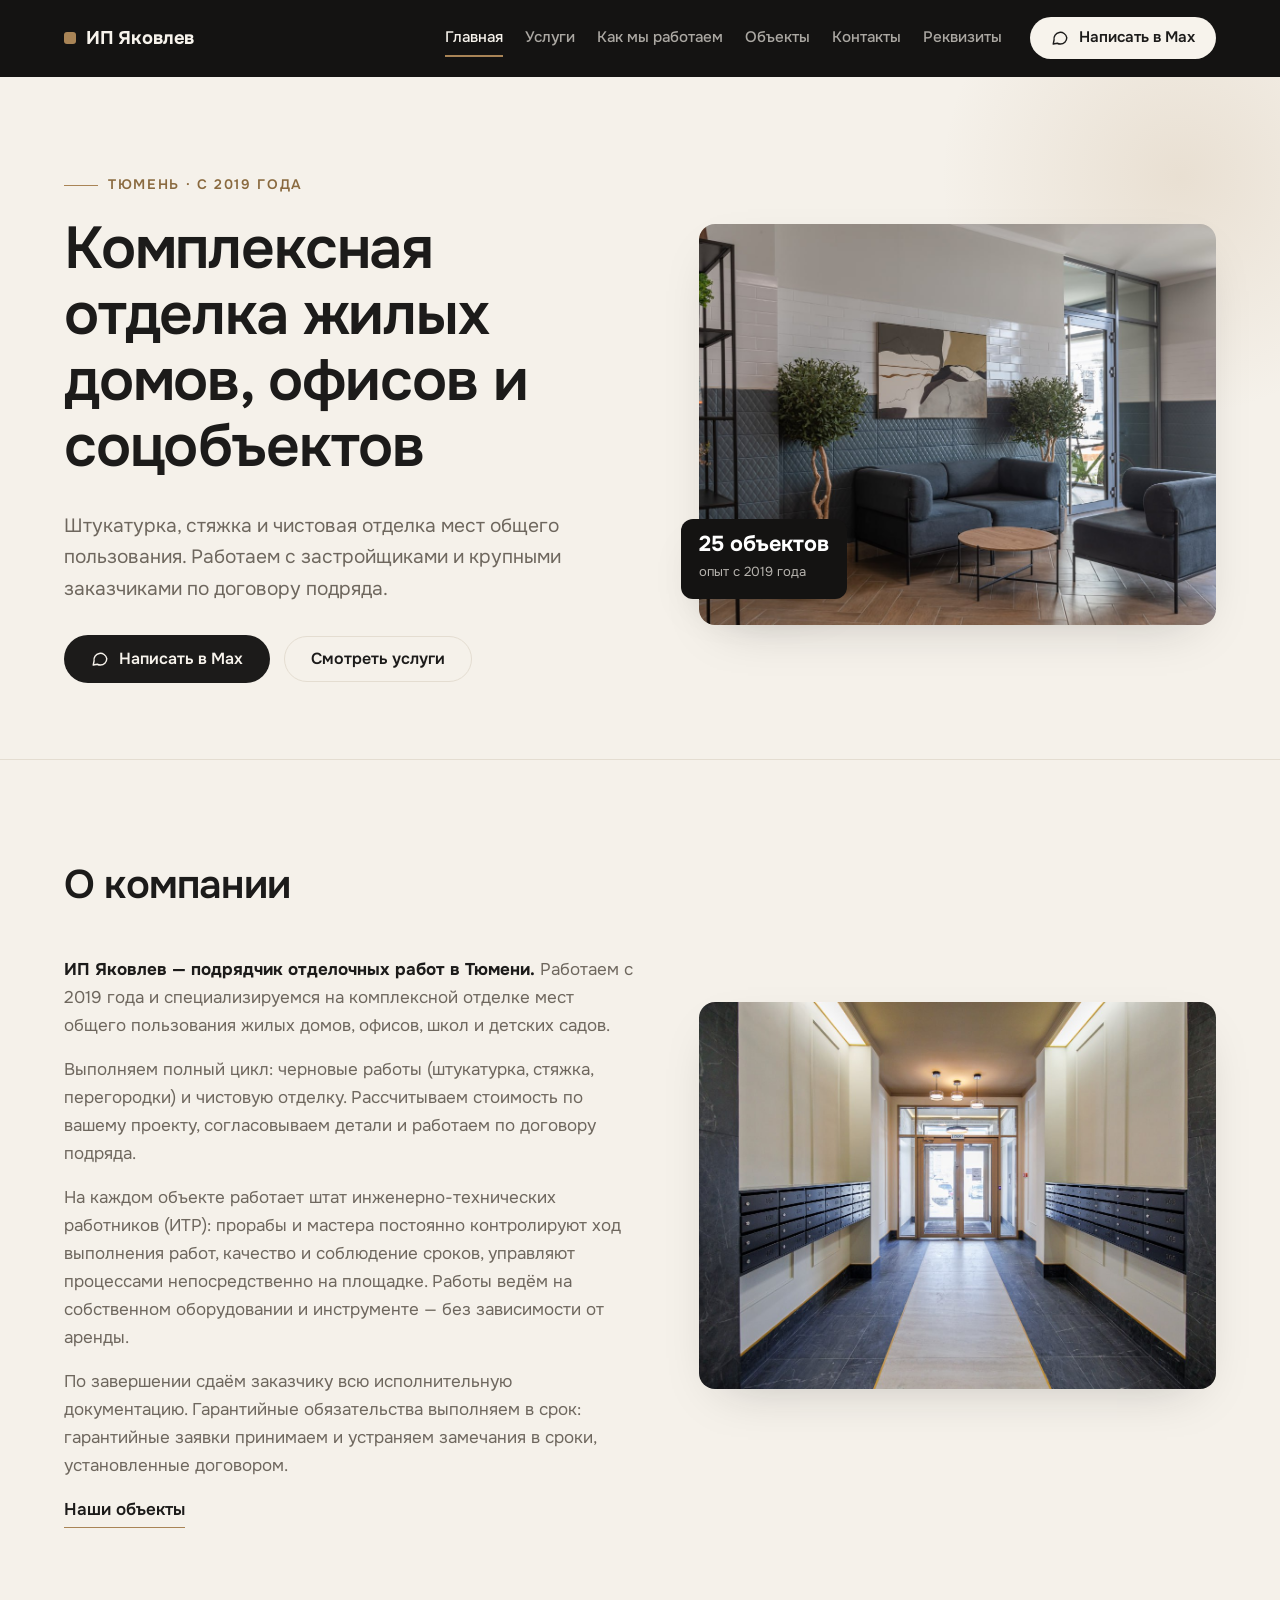
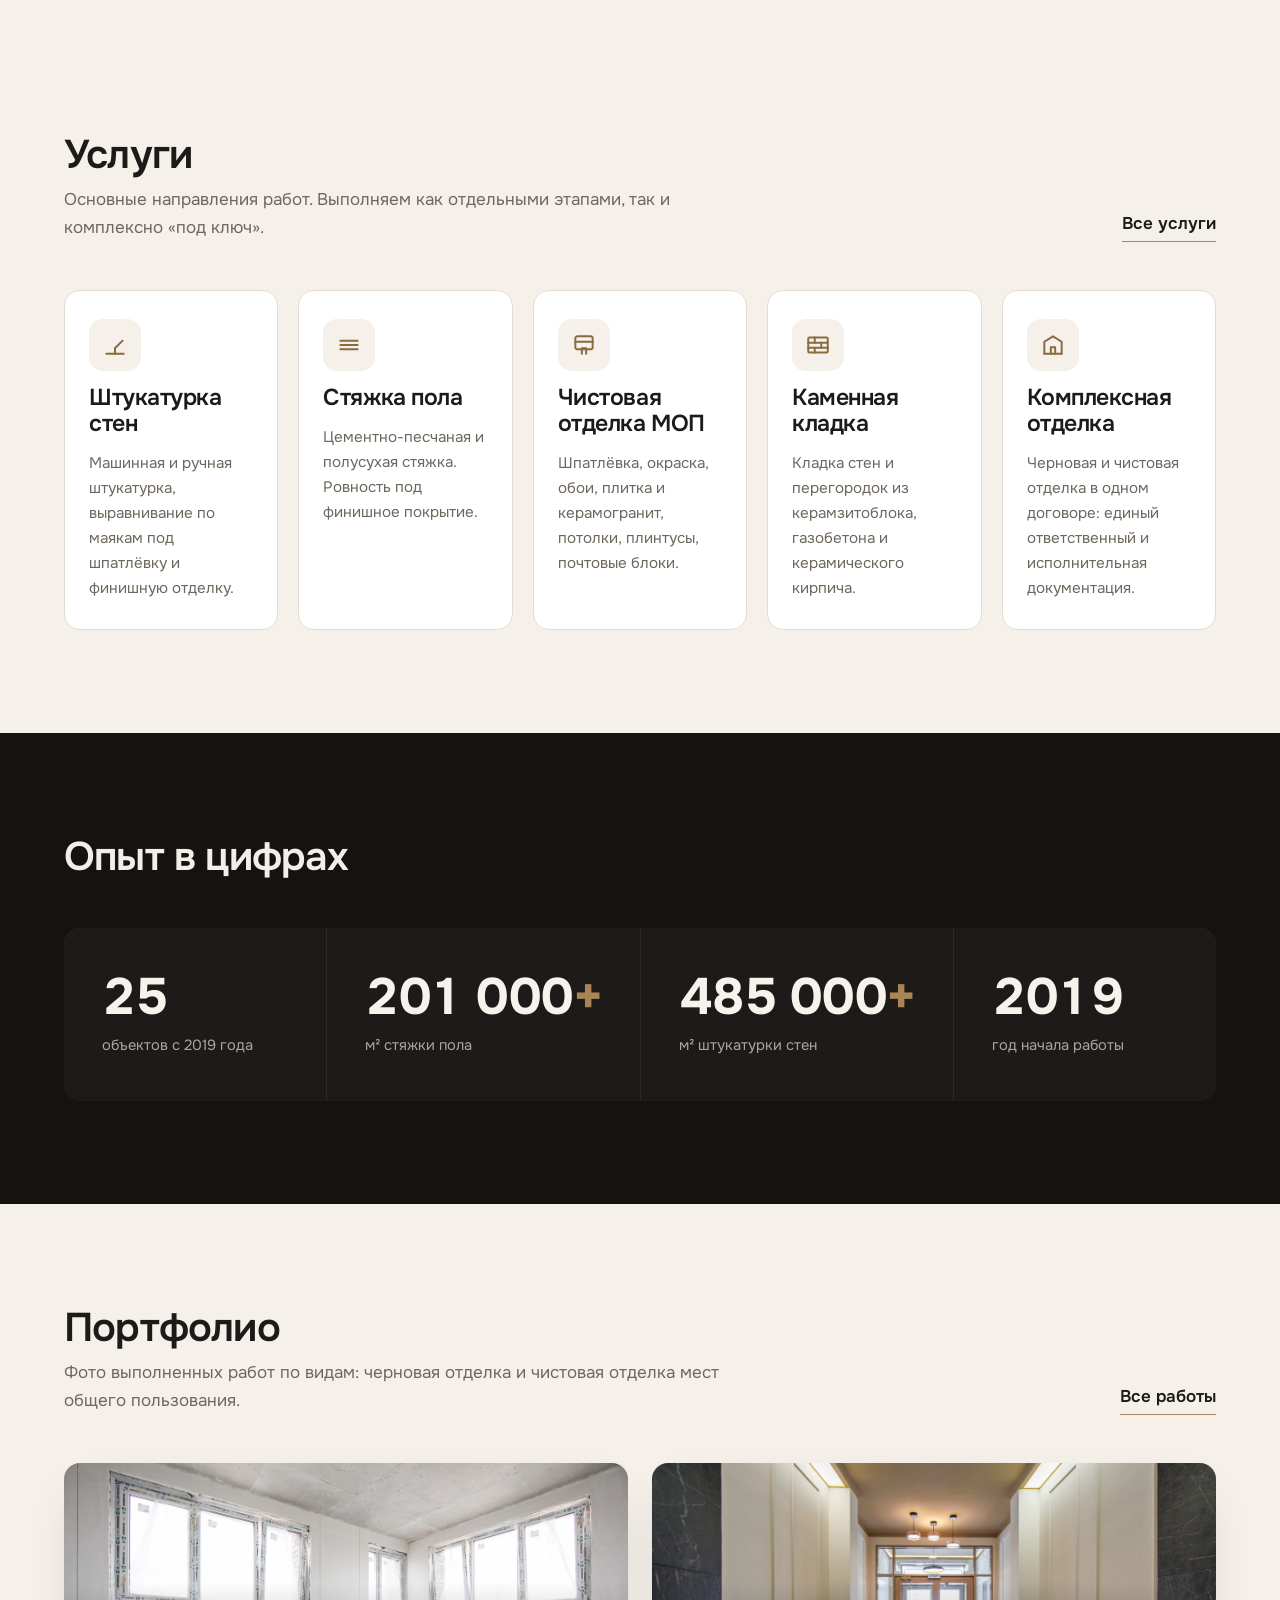
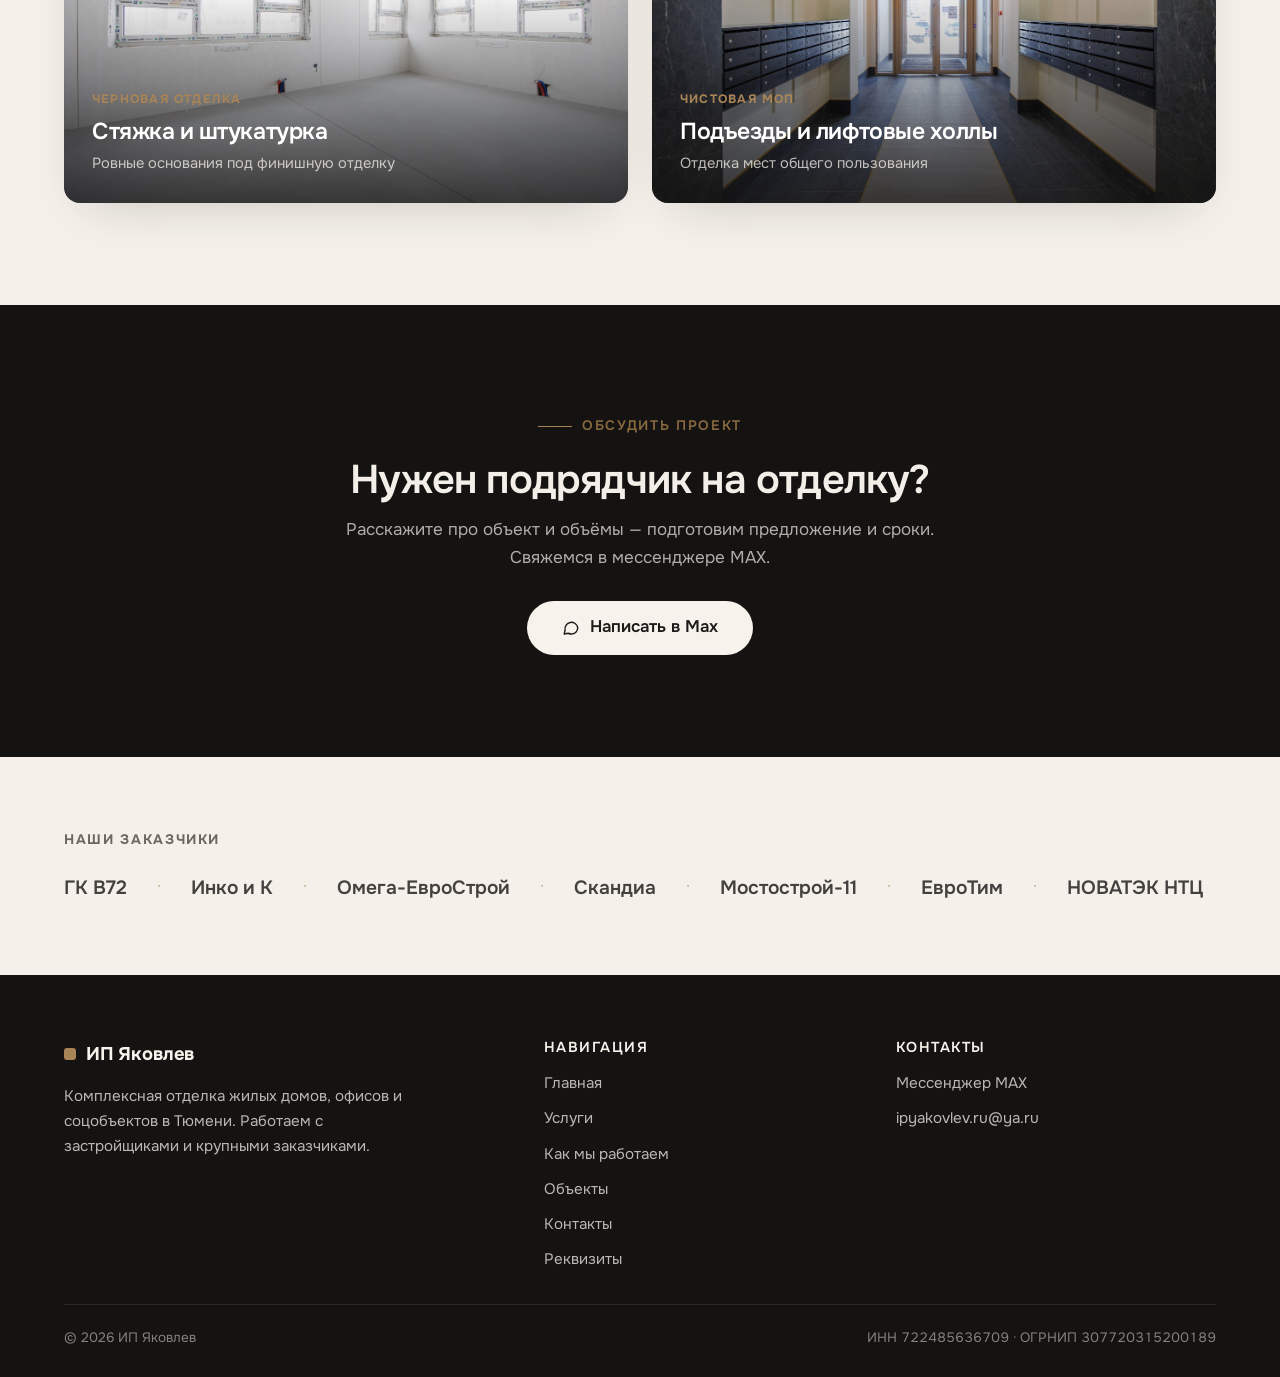
<file: index.html>
<!DOCTYPE html>
<html lang="ru">
<head>
  <meta charset="UTF-8">
  <meta name="viewport" content="width=device-width, initial-scale=1">
  <title>ИП Яковлев — комплексная отделка в Тюмени | штукатурка, стяжка, чистовая отделка МОП</title>
  <meta name="description" content="ИП Яковлев — подрядчик отделочных работ в Тюмени. Штукатурка стен, стяжка пола, чистовая отделка мест общего пользования жилых домов, офисов, школ и детских садов. Работаем с застройщиками и крупными заказчиками.">
  <meta name="theme-color" content="#f5f1ea">
  <link rel="icon" href="data:image/svg+xml,%3Csvg xmlns='http://www.w3.org/2000/svg' viewBox='0 0 32 32'%3E%3Crect width='32' height='32' rx='7' fill='%23A98456'/%3E%3Crect x='9' y='9' width='14' height='14' rx='3' fill='%23F5F1EA'/%3E%3C/svg%3E">
  <link rel="preconnect" href="https://fonts.googleapis.com">
  <link rel="preconnect" href="https://fonts.gstatic.com" crossorigin>
  <link href="https://fonts.googleapis.com/css2?family=Onest:wght@400;500;600;700&display=swap" rel="stylesheet">
  <link rel="stylesheet" href="assets/css/style.css">
  <script type="application/ld+json">
  {
    "@context": "https://schema.org",
    "@type": "Organization",
    "name": "ИП Яковлев",
    "description": "Комплексная отделка жилых домов, офисов и соцобъектов в Тюмени: штукатурка, стяжка, чистовая отделка мест общего пользования.",
    "areaServed": "Тюмень",
    "taxID": "722485636709"
  }
  </script>
  <script src="assets/js/analytics.js" defer></script>
</head>
<body>

  <header class="header">
    <div class="container header__inner">
      <a class="logo" href="index.html"><span class="logo__mark" aria-hidden="true"></span>ИП Яковлев</a>
      <nav class="nav" aria-label="Основная навигация">
        <a href="index.html" aria-current="page">Главная</a>
        <a href="services.html">Услуги</a>
        <a href="process.html">Как мы работаем</a>
        <a href="projects.html">Объекты</a>
        <a href="contacts.html">Контакты</a>
        <a href="rekvizity.html">Реквизиты</a>
      </nav>
      <a class="btn btn--primary header__phone" href="https://max.ru/u/f9LHodD0cOJVZIgxMhlCCGfp42C6SS9Yrs3ck1RjQvGHkVVJWKwyrdnpOUM" target="_blank" rel="noopener"><svg width="18" height="18" viewBox="0 0 24 24" fill="none" stroke="currentColor" stroke-width="1.9" stroke-linecap="round" stroke-linejoin="round" aria-hidden="true"><path d="M21 11.5a8.5 8.5 0 0 1-8.5 8.5c-1.5 0-2.9-.36-4.1-1L3 20l1.1-5.4A8.5 8.5 0 1 1 21 11.5z"/></svg>Написать в Max</a>
      <button class="burger" aria-label="Открыть меню" aria-expanded="false" aria-controls="mobile-menu"><span></span></button>
    </div>
  </header>

  <div class="mobile-menu" id="mobile-menu">
    <a href="index.html">Главная</a>
    <a href="services.html">Услуги</a>
    <a href="process.html">Как мы работаем</a>
    <a href="projects.html">Объекты</a>
    <a href="contacts.html">Контакты</a>
    <a href="rekvizity.html">Реквизиты</a>
    <a class="btn btn--primary" href="https://max.ru/u/f9LHodD0cOJVZIgxMhlCCGfp42C6SS9Yrs3ck1RjQvGHkVVJWKwyrdnpOUM" target="_blank" rel="noopener"><svg width="18" height="18" viewBox="0 0 24 24" fill="none" stroke="currentColor" stroke-width="1.9" stroke-linecap="round" stroke-linejoin="round" aria-hidden="true"><path d="M21 11.5a8.5 8.5 0 0 1-8.5 8.5c-1.5 0-2.9-.36-4.1-1L3 20l1.1-5.4A8.5 8.5 0 1 1 21 11.5z"/></svg>Написать в Max</a>
  </div>

  <main>

    <!-- Hero -->
    <section class="hero">
      <div class="container hero__grid">
        <div class="reveal">
          <span class="kicker">Тюмень · с 2019 года</span>
          <h1>Комплексная отделка жилых домов, офисов и соцобъектов</h1>
          <p class="hero__lead">Штукатурка, стяжка и чистовая отделка мест общего пользования. Работаем с застройщиками и крупными заказчиками по договору подряда.</p>
          <div class="hero__actions">
            <a class="btn btn--primary" href="https://max.ru/u/f9LHodD0cOJVZIgxMhlCCGfp42C6SS9Yrs3ck1RjQvGHkVVJWKwyrdnpOUM" target="_blank" rel="noopener"><svg width="18" height="18" viewBox="0 0 24 24" fill="none" stroke="currentColor" stroke-width="1.9" stroke-linecap="round" stroke-linejoin="round" aria-hidden="true"><path d="M21 11.5a8.5 8.5 0 0 1-8.5 8.5c-1.5 0-2.9-.36-4.1-1L3 20l1.1-5.4A8.5 8.5 0 1 1 21 11.5z"/></svg>Написать в Max</a>
            <a class="btn btn--ghost" href="services.html">Смотреть услуги</a>
          </div>
        </div>
        <div class="hero__media reveal">
          <img src="assets/img/mop-23.jpg?v=3" alt="Зона отдыха с мягкой мебелью и растениями в месте общего пользования" width="1280" height="853" fetchpriority="high">
          <div class="hero__badge">
            <strong>25 объектов</strong>
            <span>опыт с 2019 года</span>
          </div>
        </div>
      </div>
    </section>

    <!-- О компании -->
    <section class="section section--line">
      <div class="container about__grid">
        <div class="about__text reveal">
          <div class="section-head">
            <h2>О компании</h2>
          </div>
          <p><strong>ИП Яковлев — подрядчик отделочных работ в Тюмени.</strong> Работаем с 2019 года и специализируемся на комплексной отделке мест общего пользования жилых домов, офисов, школ и детских садов.</p>
          <p>Выполняем полный цикл: черновые работы (штукатурка, стяжка, перегородки) и чистовую отделку. Рассчитываем стоимость по вашему проекту, согласовываем детали и работаем по договору подряда.</p>
          <p>На каждом объекте работает штат инженерно-технических работников (ИТР): прорабы и мастера постоянно контролируют ход выполнения работ, качество и соблюдение сроков, управляют процессами непосредственно на площадке. Работы ведём на собственном оборудовании и инструменте — без зависимости от аренды.</p>
          <p>По завершении сдаём заказчику всю исполнительную документацию. Гарантийные обязательства выполняем в срок: гарантийные заявки принимаем и устраняем замечания в сроки, установленные договором.</p>
          <a class="link-more" href="projects.html">Наши объекты</a>
        </div>
        <div class="about__media reveal">
          <div class="about__slides" data-slideshow role="group" aria-label="Фотографии чистовой отделки мест общего пользования">
            <img class="is-active" src="assets/img/mop-01.jpg?v=3" alt="Коридор места общего пользования с почтовыми блоками и реечным потолком" width="1280" height="853" fetchpriority="high">
            <img src="assets/img/mop-02.jpg?v=3" alt="Коридор с латунными почтовыми блоками и подсветкой" width="1280" height="853" loading="lazy" aria-hidden="true">
            <img src="assets/img/mop-03.jpg?v=3" alt="Коридор МОП с круглым зеркалом и декоративной штукатуркой" width="1280" height="853" loading="lazy" aria-hidden="true">
            <img src="assets/img/mop-04.jpg?v=3" alt="Зона отдыха с диванами и стеллажом в месте общего пользования" width="1280" height="853" loading="lazy" aria-hidden="true">
            <img src="assets/img/mop-05.jpg?v=3" alt="Лифтовой холл с деревянным полом и декоративным освещением" width="1280" height="853" loading="lazy" aria-hidden="true">
            <img src="assets/img/mop-06.jpg?v=3" alt="Почтовые блоки в нише с подсветкой" width="1280" height="853" loading="lazy" aria-hidden="true">
            <img src="assets/img/mop-07.jpg?v=3" alt="Декоративная зелёная стена с подсветкой у почтовых блоков" width="1280" height="853" loading="lazy" aria-hidden="true">
            <img src="assets/img/mop-08.jpg?v=3" alt="Лифтовой холл с керамогранитом и двумя лифтами" width="1280" height="853" loading="lazy" aria-hidden="true">
            <img src="assets/img/mop-09.jpg?v=3" alt="Почтовые блоки в просторном холле с деревянным полом" width="1280" height="853" loading="lazy" aria-hidden="true">
          </div>
        </div>
      </div>
    </section>

    <!-- Услуги -->
    <section class="section">
      <div class="container">
        <div class="section-head section-head--row reveal">
          <div>
            <h2>Услуги</h2>
            <p>Основные направления работ. Выполняем как отдельными этапами, так и комплексно «под ключ».</p>
          </div>
          <a class="link-more" href="services.html">Все услуги</a>
        </div>
        <div class="services-grid">
          <article class="service-card reveal">
            <span class="service-card__icon" aria-hidden="true">
              <svg width="26" height="26" viewBox="0 0 24 24" fill="none" stroke="currentColor" stroke-width="1.8" stroke-linecap="round" stroke-linejoin="round"><path d="M4 20h16"/><path d="M12 20v-5"/><path d="M12 15l7-7"/></svg>
            </span>
            <h3>Штукатурка стен</h3>
            <p>Машинная и ручная штукатурка, выравнивание по маякам под шпатлёвку и финишную отделку.</p>
          </article>
          <article class="service-card reveal">
            <span class="service-card__icon" aria-hidden="true">
              <svg width="26" height="26" viewBox="0 0 24 24" fill="none" stroke="currentColor" stroke-width="1.8" stroke-linecap="round" stroke-linejoin="round"><path d="M4 8h16"/><path d="M4 12h16"/><path d="M4 16h16"/></svg>
            </span>
            <h3>Стяжка пола</h3>
            <p>Цементно-песчаная и полусухая стяжка. Ровность под финишное покрытие.</p>
          </article>
          <article class="service-card reveal">
            <span class="service-card__icon" aria-hidden="true">
              <svg width="26" height="26" viewBox="0 0 24 24" fill="none" stroke="currentColor" stroke-width="1.8" stroke-linecap="round" stroke-linejoin="round"><rect x="4" y="4" width="16" height="12" rx="2"/><path d="M4 9h16"/><path d="M10 20v-5h4v5"/></svg>
            </span>
            <h3>Чистовая отделка МОП</h3>
            <p>Шпатлёвка, окраска, обои, плитка и керамогранит, потолки, плинтусы, почтовые блоки.</p>
          </article>
          <article class="service-card reveal">
            <span class="service-card__icon" aria-hidden="true">
              <svg width="26" height="26" viewBox="0 0 24 24" fill="none" stroke="currentColor" stroke-width="1.8" stroke-linecap="round" stroke-linejoin="round"><rect x="3" y="5" width="18" height="14" rx="1"/><path d="M3 10h18"/><path d="M3 14.5h18"/><path d="M9 5v5"/><path d="M15 10v4.5"/><path d="M9 14.5V19"/></svg>
            </span>
            <h3>Каменная кладка</h3>
            <p>Кладка стен и перегородок из керамзитоблока, газобетона и керамического кирпича.</p>
          </article>
          <article class="service-card reveal">
            <span class="service-card__icon" aria-hidden="true">
              <svg width="26" height="26" viewBox="0 0 24 24" fill="none" stroke="currentColor" stroke-width="1.8" stroke-linecap="round" stroke-linejoin="round"><path d="M4 20V9l8-5 8 5v11"/><path d="M4 20h16"/><path d="M10 20v-6h4v6"/></svg>
            </span>
            <h3>Комплексная отделка</h3>
            <p>Черновая и чистовая отделка в одном договоре: единый ответственный и исполнительная документация.</p>
          </article>
        </div>
      </div>
    </section>

    <!-- Цифры -->
    <section class="section section--dark">
      <div class="container">
        <div class="section-head reveal">
          <h2>Опыт в цифрах</h2>
        </div>
        <div class="stats reveal">
          <div class="stat">
            <div class="stat__num">25</div>
            <div class="stat__label">объектов с 2019 года</div>
          </div>
          <div class="stat">
            <div class="stat__num">201&nbsp;000<span>+</span></div>
            <div class="stat__label">м² стяжки пола</div>
          </div>
          <div class="stat">
            <div class="stat__num">485&nbsp;000<span>+</span></div>
            <div class="stat__label">м² штукатурки стен</div>
          </div>
          <div class="stat">
            <div class="stat__num">2019</div>
            <div class="stat__label">год начала работы</div>
          </div>
        </div>
      </div>
    </section>

    <!-- Портфолио-превью -->
    <section class="section">
      <div class="container">
        <div class="section-head section-head--row reveal">
          <div>
            <h2>Портфолио</h2>
            <p>Фото выполненных работ по видам: черновая отделка и чистовая отделка мест общего пользования.</p>
          </div>
          <a class="link-more" href="projects.html">Все работы</a>
        </div>
        <div class="preview-grid">
          <a class="preview-card reveal" href="projects.html#chernovaya">
            <img src="assets/img/chern-06.jpg" alt="Черновая отделка: ровная стяжка и оштукатуренные стены" width="2560" height="1706" loading="lazy">
            <div class="preview-card__body">
              <span class="preview-card__tag">Черновая отделка</span>
              <h3>Стяжка и штукатурка</h3>
              <p>Ровные основания под финишную отделку</p>
            </div>
          </a>
          <a class="preview-card reveal" href="projects.html#chistovaya">
            <img src="assets/img/mop-01.jpg?v=3" alt="Коридор места общего пользования с почтовыми блоками и реечным потолком" width="1280" height="853" loading="lazy">
            <div class="preview-card__body">
              <span class="preview-card__tag">Чистовая МОП</span>
              <h3>Подъезды и лифтовые холлы</h3>
              <p>Отделка мест общего пользования</p>
            </div>
          </a>
        </div>
      </div>
    </section>

    <!-- CTA -->
    <section class="section section--dark">
      <div class="container cta reveal">
        <span class="kicker" style="justify-content:center;">Обсудить проект</span>
        <h2>Нужен подрядчик на отделку?</h2>
        <p>Расскажите про объект и объёмы — подготовим предложение и сроки. Свяжемся в мессенджере MAX.</p>
        <a class="btn btn--light" href="https://max.ru/u/f9LHodD0cOJVZIgxMhlCCGfp42C6SS9Yrs3ck1RjQvGHkVVJWKwyrdnpOUM" target="_blank" rel="noopener"><svg width="18" height="18" viewBox="0 0 24 24" fill="none" stroke="currentColor" stroke-width="1.9" stroke-linecap="round" stroke-linejoin="round" aria-hidden="true"><path d="M21 11.5a8.5 8.5 0 0 1-8.5 8.5c-1.5 0-2.9-.36-4.1-1L3 20l1.1-5.4A8.5 8.5 0 1 1 21 11.5z"/></svg>Написать в Max</a>
      </div>
    </section>

    <!-- Заказчики (в самом низу главной) -->
    <section class="section section--tight">
      <div class="container">
        <div class="customers reveal">
          <span class="customers__label">Наши заказчики</span>
          <span class="customers__item">ГК В72</span><span class="customers__sep">·</span>
          <span class="customers__item">Инко и К</span><span class="customers__sep">·</span>
          <span class="customers__item">Омега-ЕвроСтрой</span><span class="customers__sep">·</span>
          <span class="customers__item">Скандиа</span><span class="customers__sep">·</span>
          <span class="customers__item">Мостострой-11</span><span class="customers__sep">·</span>
          <span class="customers__item">ЕвроТим</span><span class="customers__sep">·</span>
          <span class="customers__item">НОВАТЭК НТЦ</span>
        </div>
      </div>
    </section>

  </main>

  <footer class="footer">
    <div class="container">
      <div class="footer__grid">
        <div>
          <a class="logo" href="index.html"><span class="logo__mark" aria-hidden="true"></span>ИП Яковлев</a>
          <p class="footer__desc">Комплексная отделка жилых домов, офисов и соцобъектов в Тюмени. Работаем с застройщиками и крупными заказчиками.</p>
        </div>
        <div>
          <h4>Навигация</h4>
          <ul>
            <li><a href="index.html">Главная</a></li>
            <li><a href="services.html">Услуги</a></li>
            <li><a href="process.html">Как мы работаем</a></li>
            <li><a href="projects.html">Объекты</a></li>
            <li><a href="contacts.html">Контакты</a></li>
            <li><a href="rekvizity.html">Реквизиты</a></li>
          </ul>
        </div>
        <div>
          <h4>Контакты</h4>
          <ul>
            <li><a href="https://max.ru/u/f9LHodD0cOJVZIgxMhlCCGfp42C6SS9Yrs3ck1RjQvGHkVVJWKwyrdnpOUM" target="_blank" rel="noopener">Мессенджер MAX</a></li>
            <li><a href="mailto:ipyakovlev.ru@ya.ru">ipyakovlev.ru@ya.ru</a></li>
          </ul>
        </div>
      </div>
      <div class="footer__bottom">
        <span>© <span data-year>2026</span> ИП Яковлев</span>
        <span class="footer__req">ИНН 722485636709 · ОГРНИП 307720315200189</span>
      </div>
    </div>
  </footer>

  <script src="assets/js/main.js" defer></script>
</body>
</html>
</file>
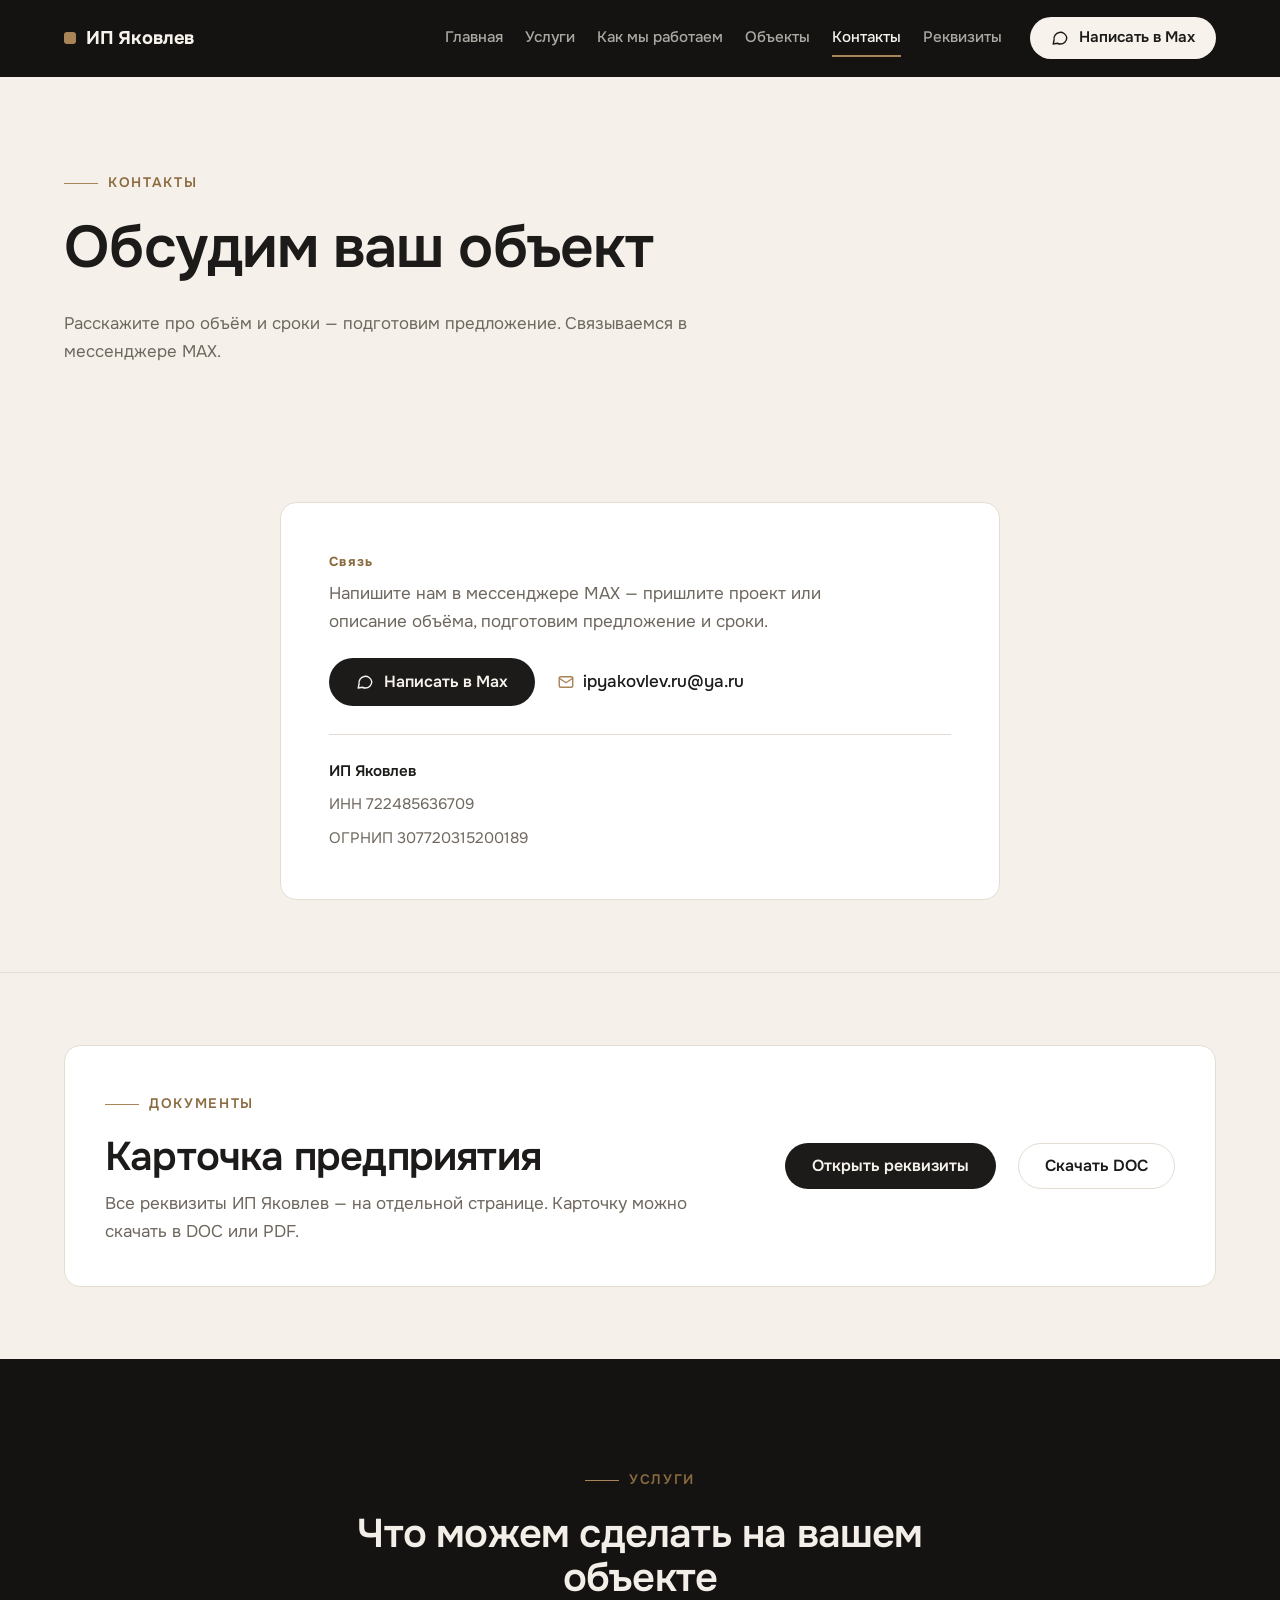
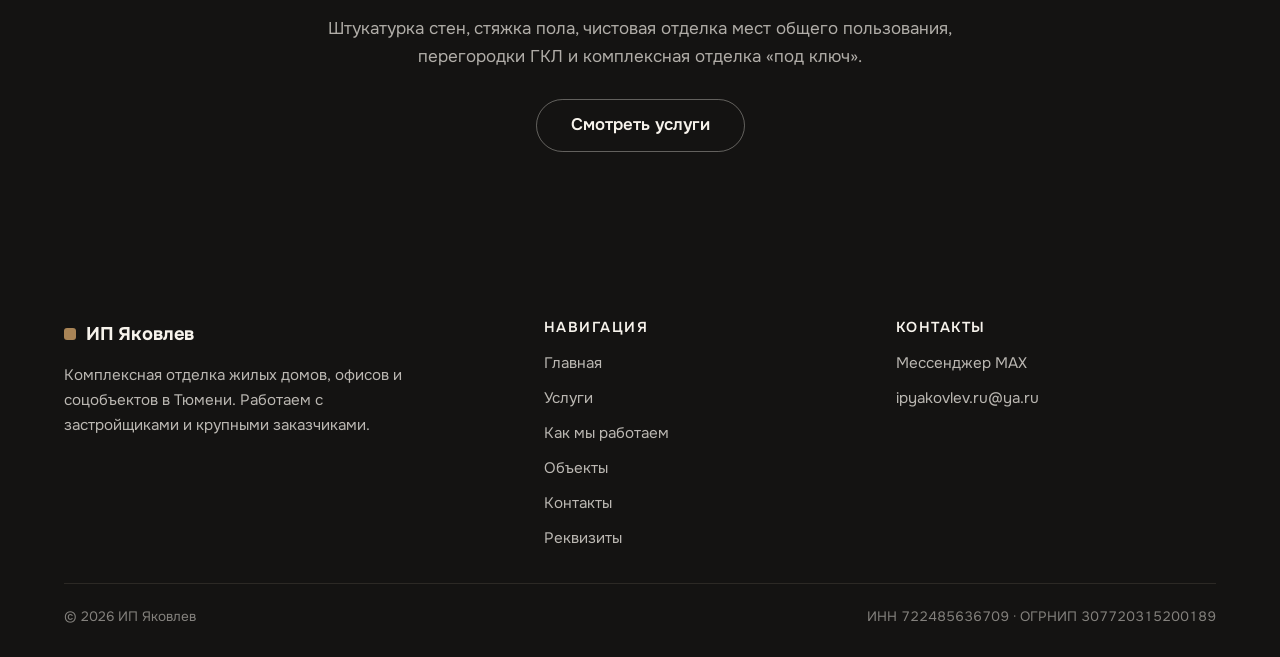
<file: contacts.html>
<!DOCTYPE html>
<html lang="ru">
<head>
  <meta charset="UTF-8">
  <meta name="viewport" content="width=device-width, initial-scale=1">
  <title>Контакты — ИП Яковлев | отделочные работы в Тюмени</title>
  <meta name="description" content="Контакты ИП Яковлева: отделочные работы в Тюмени. Связь в мессенджере MAX. ИНН 722485636709, ОГРНИП 307720315200189.">
  <meta name="theme-color" content="#f5f1ea">
  <link rel="icon" href="data:image/svg+xml,%3Csvg xmlns='http://www.w3.org/2000/svg' viewBox='0 0 32 32'%3E%3Crect width='32' height='32' rx='7' fill='%23A98456'/%3E%3Crect x='9' y='9' width='14' height='14' rx='3' fill='%23F5F1EA'/%3E%3C/svg%3E">
  <link rel="preconnect" href="https://fonts.googleapis.com">
  <link rel="preconnect" href="https://fonts.gstatic.com" crossorigin>
  <link href="https://fonts.googleapis.com/css2?family=Onest:wght@400;500;600;700&display=swap" rel="stylesheet">
  <link rel="stylesheet" href="assets/css/style.css">
  <script type="application/ld+json">
  {
    "@context": "https://schema.org",
    "@type": "Organization",
    "name": "ИП Яковлев",
    "description": "Комплексная отделка жилых домов, офисов и соцобъектов в Тюмени: штукатурка, стяжка, чистовая отделка мест общего пользования.",
    "areaServed": "Тюмень",
    "email": "ipyakovlev.ru@ya.ru",
    "taxID": "722485636709"
  }
  </script>
  <script src="assets/js/analytics.js" defer></script>
</head>
<body>

  <header class="header">
    <div class="container header__inner">
      <a class="logo" href="index.html"><span class="logo__mark" aria-hidden="true"></span>ИП Яковлев</a>
      <nav class="nav" aria-label="Основная навигация">
        <a href="index.html">Главная</a>
        <a href="services.html">Услуги</a>
        <a href="process.html">Как мы работаем</a>
        <a href="projects.html">Объекты</a>
        <a href="contacts.html" aria-current="page">Контакты</a>
        <a href="rekvizity.html">Реквизиты</a>
      </nav>
      <a class="btn btn--primary header__phone" href="https://max.ru/u/f9LHodD0cOJVZIgxMhlCCGfp42C6SS9Yrs3ck1RjQvGHkVVJWKwyrdnpOUM" target="_blank" rel="noopener"><svg width="18" height="18" viewBox="0 0 24 24" fill="none" stroke="currentColor" stroke-width="1.9" stroke-linecap="round" stroke-linejoin="round" aria-hidden="true"><path d="M21 11.5a8.5 8.5 0 0 1-8.5 8.5c-1.5 0-2.9-.36-4.1-1L3 20l1.1-5.4A8.5 8.5 0 1 1 21 11.5z"/></svg>Написать в Max</a>
      <button class="burger" aria-label="Открыть меню" aria-expanded="false" aria-controls="mobile-menu"><span></span></button>
    </div>
  </header>

  <div class="mobile-menu" id="mobile-menu">
    <a href="index.html">Главная</a>
    <a href="services.html">Услуги</a>
    <a href="process.html">Как мы работаем</a>
    <a href="projects.html">Объекты</a>
    <a href="contacts.html">Контакты</a>
    <a href="rekvizity.html">Реквизиты</a>
    <a class="btn btn--primary" href="https://max.ru/u/f9LHodD0cOJVZIgxMhlCCGfp42C6SS9Yrs3ck1RjQvGHkVVJWKwyrdnpOUM" target="_blank" rel="noopener"><svg width="18" height="18" viewBox="0 0 24 24" fill="none" stroke="currentColor" stroke-width="1.9" stroke-linecap="round" stroke-linejoin="round" aria-hidden="true"><path d="M21 11.5a8.5 8.5 0 0 1-8.5 8.5c-1.5 0-2.9-.36-4.1-1L3 20l1.1-5.4A8.5 8.5 0 1 1 21 11.5z"/></svg>Написать в Max</a>
  </div>

  <main>

    <section class="page-head">
      <div class="container">
        <span class="kicker">Контакты</span>
        <h1>Обсудим ваш объект</h1>
        <p>Расскажите про объём и сроки — подготовим предложение. Связываемся в мессенджере MAX.</p>
      </div>
    </section>

    <section class="section--tight">
      <div class="container">
        <div class="contact-card reveal">
          <span class="service-card__num">Связь</span>
          <p class="contact-card__lead">Напишите нам в мессенджере MAX — пришлите проект или описание объёма, подготовим предложение и сроки.</p>
          <div class="contact-card__actions">
            <a class="btn btn--primary" href="https://max.ru/u/f9LHodD0cOJVZIgxMhlCCGfp42C6SS9Yrs3ck1RjQvGHkVVJWKwyrdnpOUM" target="_blank" rel="noopener"><svg width="18" height="18" viewBox="0 0 24 24" fill="none" stroke="currentColor" stroke-width="1.9" stroke-linecap="round" stroke-linejoin="round" aria-hidden="true"><path d="M21 11.5a8.5 8.5 0 0 1-8.5 8.5c-1.5 0-2.9-.36-4.1-1L3 20l1.1-5.4A8.5 8.5 0 1 1 21 11.5z"/></svg>Написать в Max</a>
            <a class="contact-card__email" href="mailto:ipyakovlev.ru@ya.ru"><svg width="18" height="18" viewBox="0 0 24 24" fill="none" stroke="currentColor" stroke-width="1.9" stroke-linecap="round" stroke-linejoin="round" aria-hidden="true"><rect x="3" y="5" width="18" height="14" rx="2"/><path d="m3 7 9 6 9-6"/></svg>ipyakovlev.ru@ya.ru</a>
          </div>
          <div class="req">
            <span><strong>ИП Яковлев</strong></span>
            <span>ИНН 722485636709</span>
            <span>ОГРНИП 307720315200189</span>
          </div>
        </div>
      </div>
    </section>

    <section class="section--tight section--line">
      <div class="container">
        <div class="req-note reveal">
          <div>
            <span class="kicker">Документы</span>
            <h2>Карточка предприятия</h2>
            <p>Все реквизиты ИП Яковлев — на отдельной странице. Карточку можно скачать в DOC или PDF.</p>
          </div>
          <div class="req-note__actions">
            <a class="btn btn--primary" href="rekvizity.html">Открыть реквизиты</a>
            <a class="btn btn--ghost" href="assets/docs/kartochka-ip-yakovlev.doc" download>Скачать DOC</a>
          </div>
        </div>
      </div>
    </section>

    <section class="section section--dark">
      <div class="container cta reveal">
        <span class="kicker" style="justify-content:center;">Услуги</span>
        <h2>Что можем сделать на вашем объекте</h2>
        <p>Штукатурка стен, стяжка пола, чистовая отделка мест общего пользования, перегородки ГКЛ и комплексная отделка «под ключ».</p>
        <a class="btn btn--outline-light" href="services.html">Смотреть услуги</a>
      </div>
    </section>

  </main>

  <footer class="footer">
    <div class="container">
      <div class="footer__grid">
        <div>
          <a class="logo" href="index.html"><span class="logo__mark" aria-hidden="true"></span>ИП Яковлев</a>
          <p class="footer__desc">Комплексная отделка жилых домов, офисов и соцобъектов в Тюмени. Работаем с застройщиками и крупными заказчиками.</p>
        </div>
        <div>
          <h4>Навигация</h4>
          <ul>
            <li><a href="index.html">Главная</a></li>
            <li><a href="services.html">Услуги</a></li>
            <li><a href="process.html">Как мы работаем</a></li>
            <li><a href="projects.html">Объекты</a></li>
            <li><a href="contacts.html">Контакты</a></li>
            <li><a href="rekvizity.html">Реквизиты</a></li>
          </ul>
        </div>
        <div>
          <h4>Контакты</h4>
          <ul>
            <li><a href="https://max.ru/u/f9LHodD0cOJVZIgxMhlCCGfp42C6SS9Yrs3ck1RjQvGHkVVJWKwyrdnpOUM" target="_blank" rel="noopener">Мессенджер MAX</a></li>
            <li><a href="mailto:ipyakovlev.ru@ya.ru">ipyakovlev.ru@ya.ru</a></li>
          </ul>
        </div>
      </div>
      <div class="footer__bottom">
        <span>© <span data-year>2026</span> ИП Яковлев</span>
        <span class="footer__req">ИНН 722485636709 · ОГРНИП 307720315200189</span>
      </div>
    </div>
  </footer>

  <script src="assets/js/main.js" defer></script>
</body>
</html>
</file>
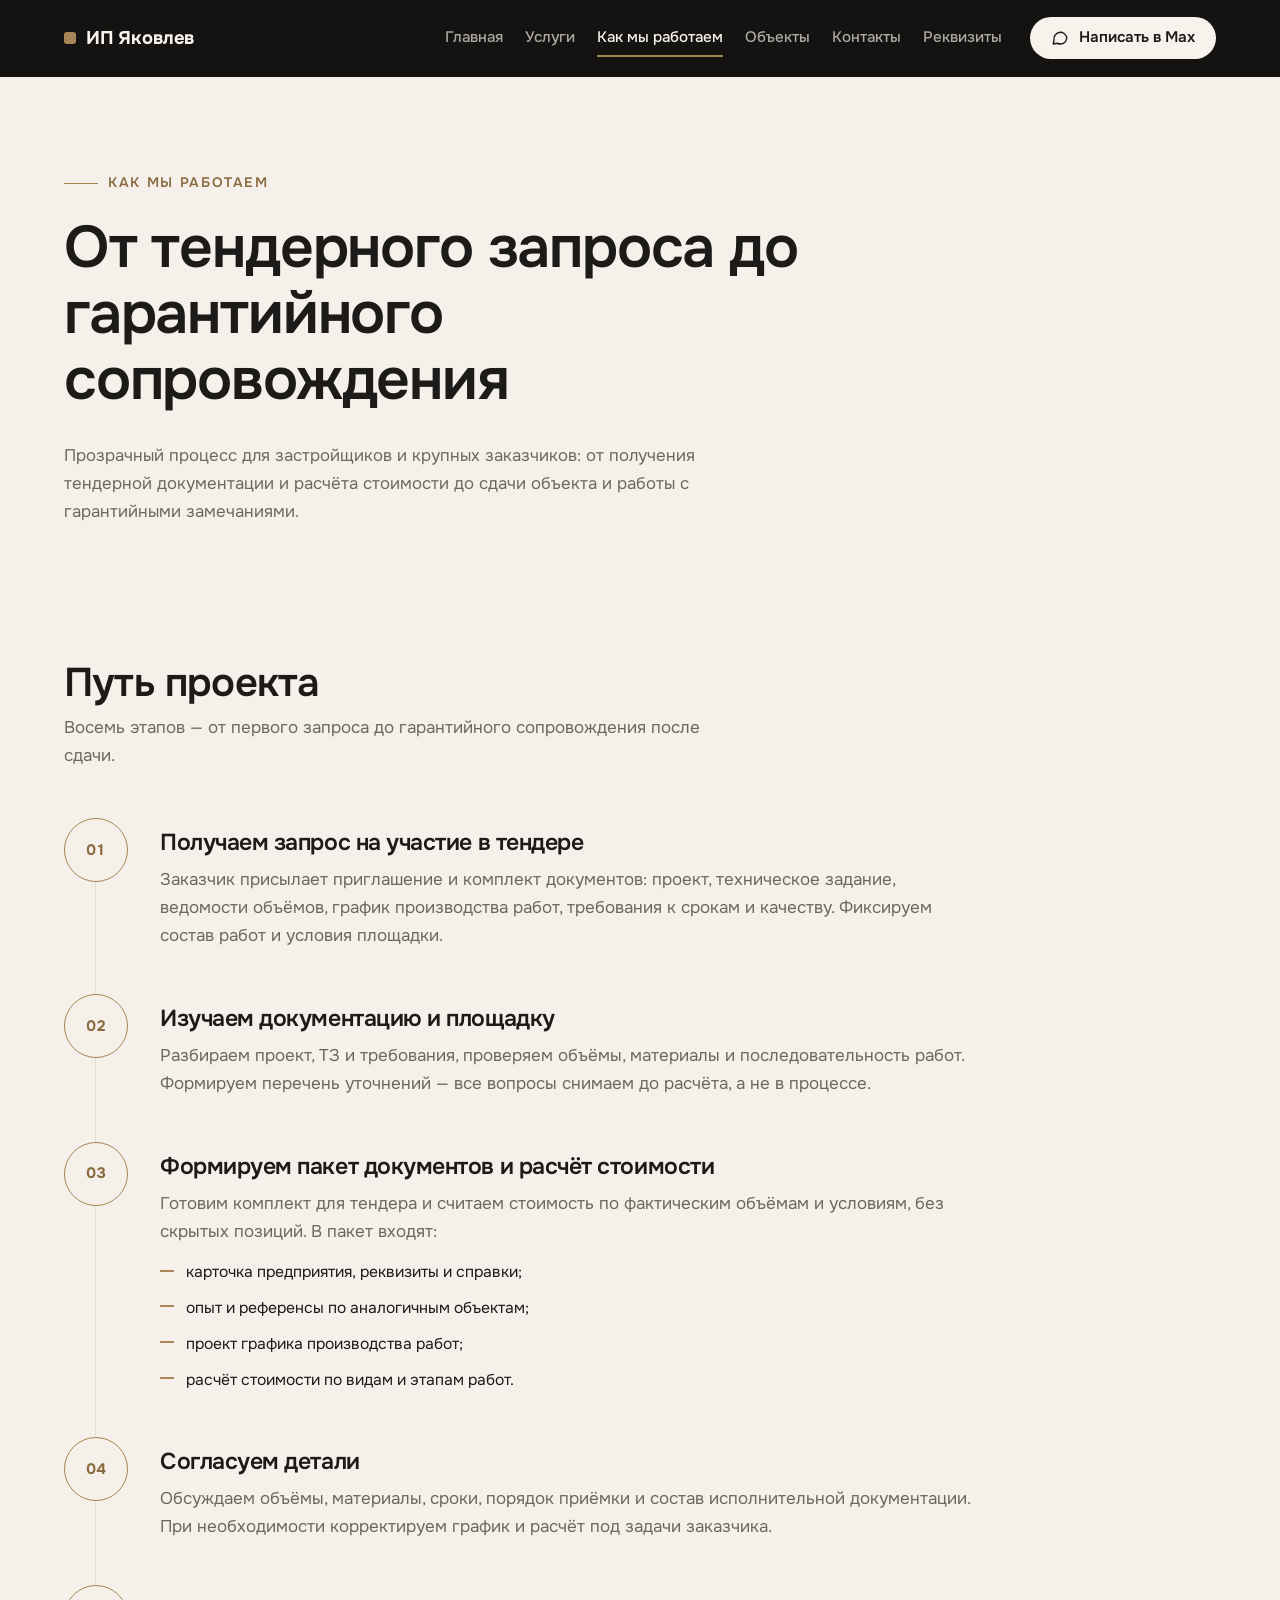
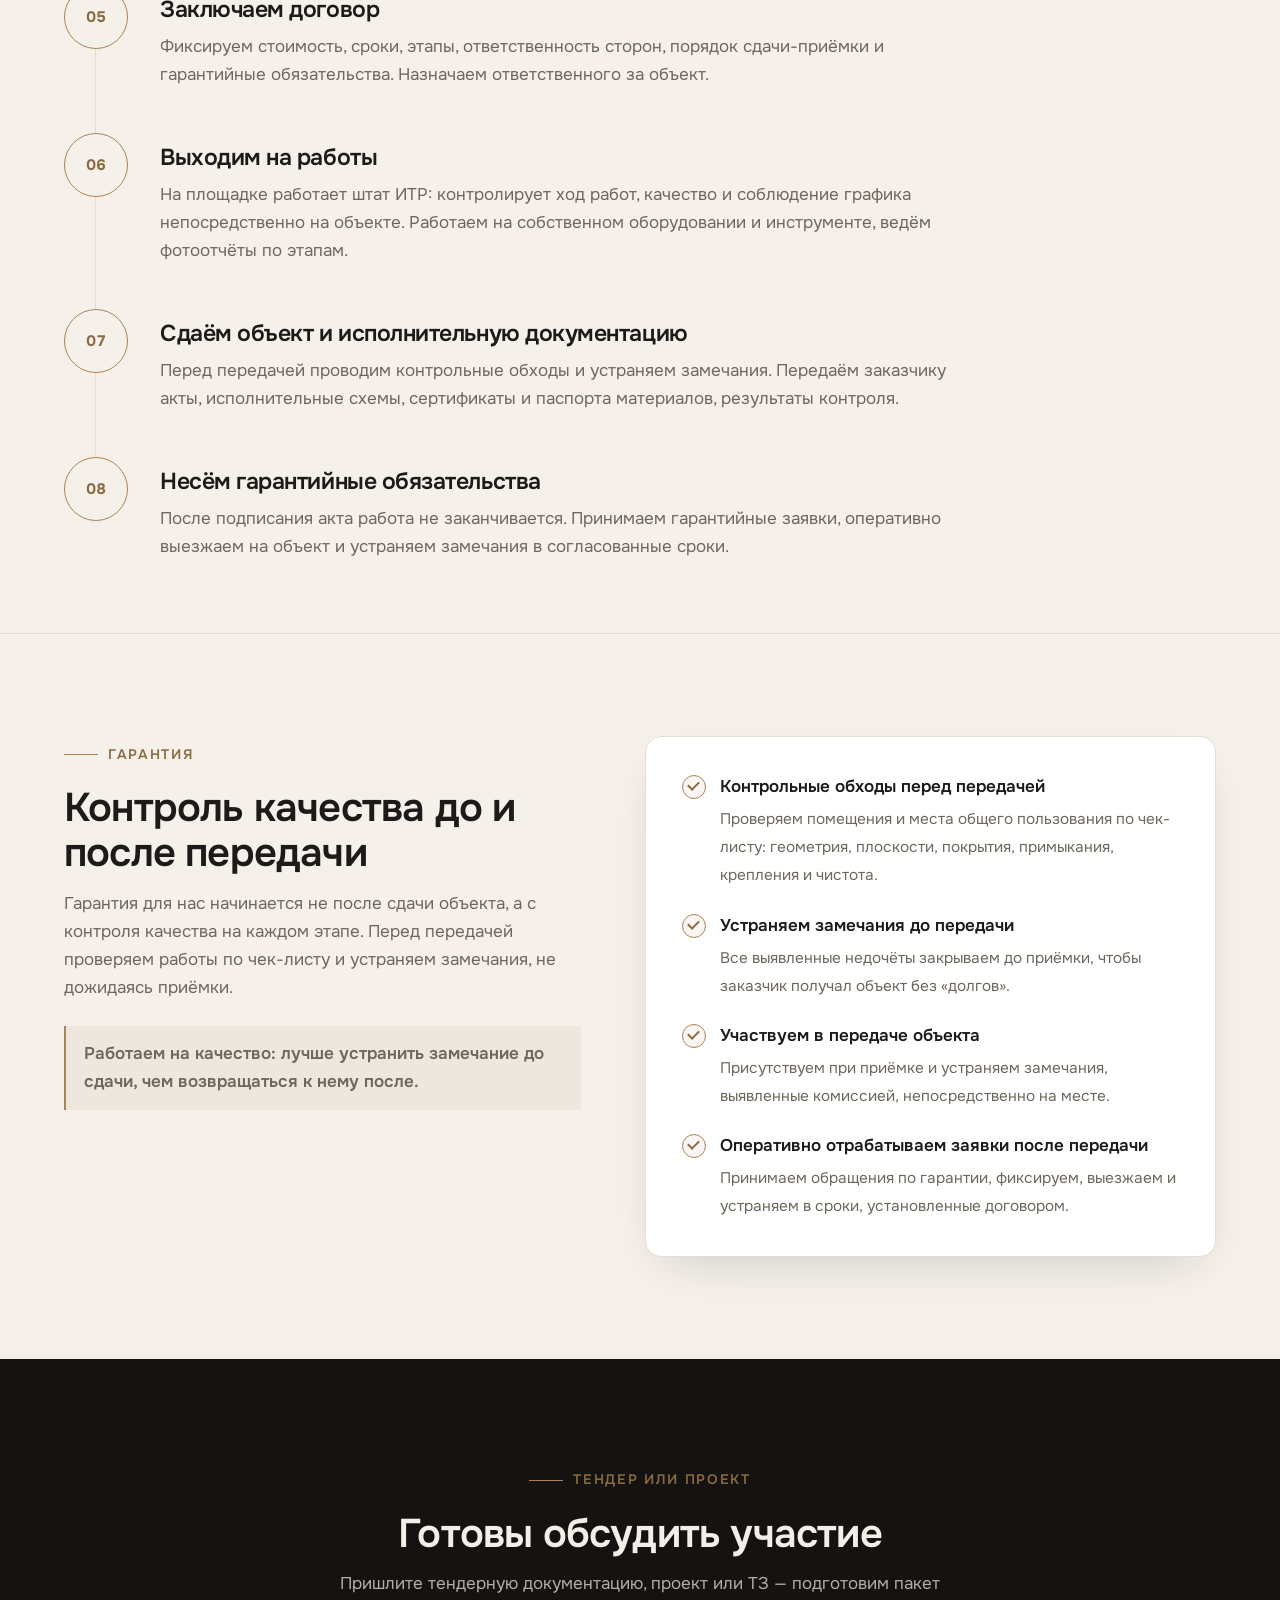
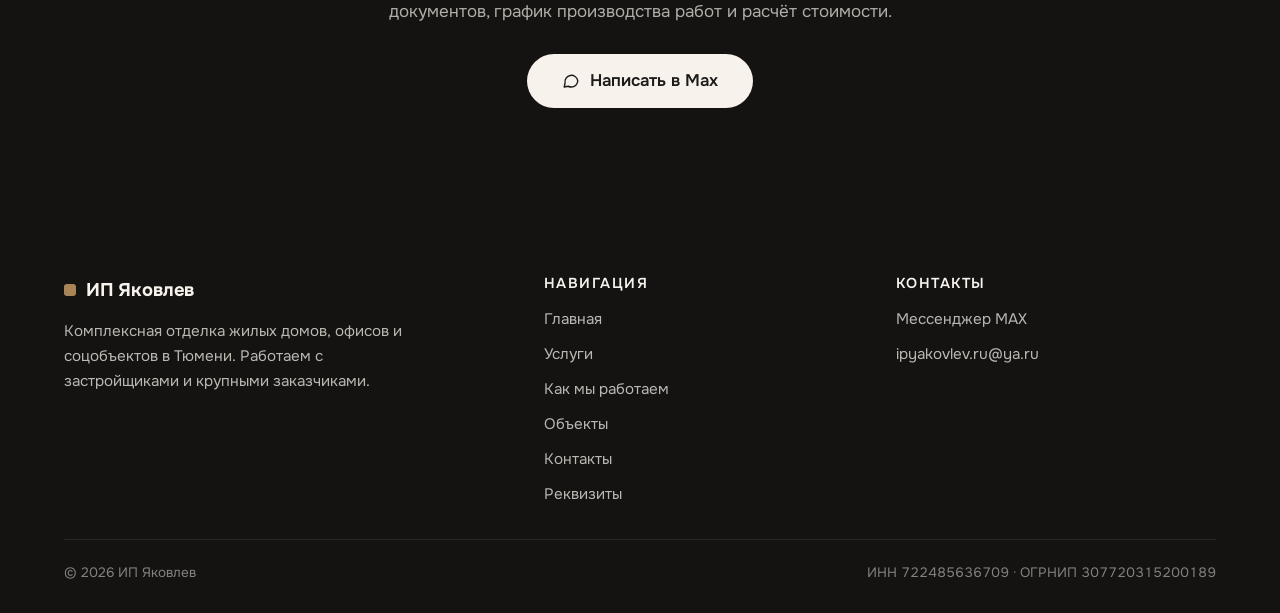
<file: process.html>
<!DOCTYPE html>
<html lang="ru">
<head>
  <meta charset="UTF-8">
  <meta name="viewport" content="width=device-width, initial-scale=1">
  <title>Как мы работаем — ИП Яковлев | от тендера до гарантии</title>
  <meta name="description" content="Процесс работы ИП Яковлева: участие в тендере, проект и ТЗ, график производства работ, расчёт стоимости, договор, выполнение работ, исполнительная документация и гарантийные обязательства.">
  <meta name="theme-color" content="#f5f1ea">
  <link rel="icon" href="data:image/svg+xml,%3Csvg xmlns='http://www.w3.org/2000/svg' viewBox='0 0 32 32'%3E%3Crect width='32' height='32' rx='7' fill='%23A98456'/%3E%3Crect x='9' y='9' width='14' height='14' rx='3' fill='%23F5F1EA'/%3E%3C/svg%3E">
  <link rel="preconnect" href="https://fonts.googleapis.com">
  <link rel="preconnect" href="https://fonts.gstatic.com" crossorigin>
  <link href="https://fonts.googleapis.com/css2?family=Onest:wght@400;500;600;700&display=swap" rel="stylesheet">
  <link rel="stylesheet" href="assets/css/style.css">
  <script type="application/ld+json">
  {
    "@context": "https://schema.org",
    "@type": "Organization",
    "name": "ИП Яковлев",
    "description": "Комплексная отделка жилых домов, офисов и соцобъектов в Тюмени: штукатурка, стяжка, чистовая отделка мест общего пользования.",
    "areaServed": "Тюмень",
    "taxID": "722485636709"
  }
  </script>
  <script src="assets/js/analytics.js" defer></script>
</head>
<body>

  <header class="header">
    <div class="container header__inner">
      <a class="logo" href="index.html"><span class="logo__mark" aria-hidden="true"></span>ИП Яковлев</a>
      <nav class="nav" aria-label="Основная навигация">
        <a href="index.html">Главная</a>
        <a href="services.html">Услуги</a>
        <a href="process.html" aria-current="page">Как мы работаем</a>
        <a href="projects.html">Объекты</a>
        <a href="contacts.html">Контакты</a>
        <a href="rekvizity.html">Реквизиты</a>
      </nav>
      <a class="btn btn--primary header__phone" href="https://max.ru/u/f9LHodD0cOJVZIgxMhlCCGfp42C6SS9Yrs3ck1RjQvGHkVVJWKwyrdnpOUM" target="_blank" rel="noopener"><svg width="18" height="18" viewBox="0 0 24 24" fill="none" stroke="currentColor" stroke-width="1.9" stroke-linecap="round" stroke-linejoin="round" aria-hidden="true"><path d="M21 11.5a8.5 8.5 0 0 1-8.5 8.5c-1.5 0-2.9-.36-4.1-1L3 20l1.1-5.4A8.5 8.5 0 1 1 21 11.5z"/></svg>Написать в Max</a>
      <button class="burger" aria-label="Открыть меню" aria-expanded="false" aria-controls="mobile-menu"><span></span></button>
    </div>
  </header>

  <div class="mobile-menu" id="mobile-menu">
    <a href="index.html">Главная</a>
    <a href="services.html">Услуги</a>
    <a href="process.html">Как мы работаем</a>
    <a href="projects.html">Объекты</a>
    <a href="contacts.html">Контакты</a>
    <a href="rekvizity.html">Реквизиты</a>
    <a class="btn btn--primary" href="https://max.ru/u/f9LHodD0cOJVZIgxMhlCCGfp42C6SS9Yrs3ck1RjQvGHkVVJWKwyrdnpOUM" target="_blank" rel="noopener"><svg width="18" height="18" viewBox="0 0 24 24" fill="none" stroke="currentColor" stroke-width="1.9" stroke-linecap="round" stroke-linejoin="round" aria-hidden="true"><path d="M21 11.5a8.5 8.5 0 0 1-8.5 8.5c-1.5 0-2.9-.36-4.1-1L3 20l1.1-5.4A8.5 8.5 0 1 1 21 11.5z"/></svg>Написать в Max</a>
  </div>

  <main>

    <section class="page-head">
      <div class="container">
        <span class="kicker">Как мы работаем</span>
        <h1>От тендерного запроса до гарантийного сопровождения</h1>
        <p>Прозрачный процесс для застройщиков и крупных заказчиков: от получения тендерной документации и расчёта стоимости до сдачи объекта и работы с гарантийными замечаниями.</p>
      </div>
    </section>

    <section class="section--tight">
      <div class="container">
        <div class="section-head reveal">
          <div>
            <h2>Путь проекта</h2>
            <p>Восемь этапов — от первого запроса до гарантийного сопровождения после сдачи.</p>
          </div>
        </div>

        <ol class="process">
          <li class="process__step reveal">
            <span class="process__num">01</span>
            <div class="process__body">
              <h3>Получаем запрос на участие в тендере</h3>
              <p>Заказчик присылает приглашение и комплект документов: проект, техническое задание, ведомости объёмов, график производства работ, требования к срокам и качеству. Фиксируем состав работ и условия площадки.</p>
            </div>
          </li>

          <li class="process__step reveal">
            <span class="process__num">02</span>
            <div class="process__body">
              <h3>Изучаем документацию и площадку</h3>
              <p>Разбираем проект, ТЗ и требования, проверяем объёмы, материалы и последовательность работ. Формируем перечень уточнений — все вопросы снимаем до расчёта, а не в процессе.</p>
            </div>
          </li>

          <li class="process__step reveal">
            <span class="process__num">03</span>
            <div class="process__body">
              <h3>Формируем пакет документов и расчёт стоимости</h3>
              <p>Готовим комплект для тендера и считаем стоимость по фактическим объёмам и условиям, без скрытых позиций. В пакет входят:</p>
              <ul class="service-list">
                <li>карточка предприятия, реквизиты и справки;</li>
                <li>опыт и референсы по аналогичным объектам;</li>
                <li>проект графика производства работ;</li>
                <li>расчёт стоимости по видам и этапам работ.</li>
              </ul>
            </div>
          </li>

          <li class="process__step reveal">
            <span class="process__num">04</span>
            <div class="process__body">
              <h3>Согласуем детали</h3>
              <p>Обсуждаем объёмы, материалы, сроки, порядок приёмки и состав исполнительной документации. При необходимости корректируем график и расчёт под задачи заказчика.</p>
            </div>
          </li>

          <li class="process__step reveal">
            <span class="process__num">05</span>
            <div class="process__body">
              <h3>Заключаем договор</h3>
              <p>Фиксируем стоимость, сроки, этапы, ответственность сторон, порядок сдачи-приёмки и гарантийные обязательства. Назначаем ответственного за объект.</p>
            </div>
          </li>

          <li class="process__step reveal">
            <span class="process__num">06</span>
            <div class="process__body">
              <h3>Выходим на работы</h3>
              <p>На площадке работает штат ИТР: контролирует ход работ, качество и соблюдение графика непосредственно на объекте. Работаем на собственном оборудовании и инструменте, ведём фотоотчёты по этапам.</p>
            </div>
          </li>

          <li class="process__step reveal">
            <span class="process__num">07</span>
            <div class="process__body">
              <h3>Сдаём объект и исполнительную документацию</h3>
              <p>Перед передачей проводим контрольные обходы и устраняем замечания. Передаём заказчику акты, исполнительные схемы, сертификаты и паспорта материалов, результаты контроля.</p>
            </div>
          </li>

          <li class="process__step reveal">
            <span class="process__num">08</span>
            <div class="process__body">
              <h3>Несём гарантийные обязательства</h3>
              <p>После подписания акта работа не заканчивается. Принимаем гарантийные заявки, оперативно выезжаем на объект и устраняем замечания в согласованные сроки.</p>
            </div>
          </li>
        </ol>
      </div>
    </section>

    <section class="section section--line">
      <div class="container warranty">
        <div class="warranty__text reveal">
          <span class="kicker">Гарантия</span>
          <h2>Контроль качества до и после передачи</h2>
          <p>Гарантия для нас начинается не после сдачи объекта, а с контроля качества на каждом этапе. Перед передачей проверяем работы по чек-листу и устраняем замечания, не дожидаясь приёмки.</p>
          <p class="warranty__note">Работаем на качество: лучше устранить замечание до сдачи, чем возвращаться к нему после.</p>
        </div>
        <ul class="warranty__list reveal">
          <li>
            <strong>Контрольные обходы перед передачей</strong>
            <span>Проверяем помещения и места общего пользования по чек-листу: геометрия, плоскости, покрытия, примыкания, крепления и чистота.</span>
          </li>
          <li>
            <strong>Устраняем замечания до передачи</strong>
            <span>Все выявленные недочёты закрываем до приёмки, чтобы заказчик получал объект без «долгов».</span>
          </li>
          <li>
            <strong>Участвуем в передаче объекта</strong>
            <span>Присутствуем при приёмке и устраняем замечания, выявленные комиссией, непосредственно на месте.</span>
          </li>
          <li>
            <strong>Оперативно отрабатываем заявки после передачи</strong>
            <span>Принимаем обращения по гарантии, фиксируем, выезжаем и устраняем в сроки, установленные договором.</span>
          </li>
        </ul>
      </div>
    </section>

    <section class="section section--dark">
      <div class="container cta reveal">
        <span class="kicker" style="justify-content:center;">Тендер или проект</span>
        <h2>Готовы обсудить участие</h2>
        <p>Пришлите тендерную документацию, проект или ТЗ — подготовим пакет документов, график производства работ и расчёт стоимости.</p>
        <a class="btn btn--light" href="https://max.ru/u/f9LHodD0cOJVZIgxMhlCCGfp42C6SS9Yrs3ck1RjQvGHkVVJWKwyrdnpOUM" target="_blank" rel="noopener"><svg width="18" height="18" viewBox="0 0 24 24" fill="none" stroke="currentColor" stroke-width="1.9" stroke-linecap="round" stroke-linejoin="round" aria-hidden="true"><path d="M21 11.5a8.5 8.5 0 0 1-8.5 8.5c-1.5 0-2.9-.36-4.1-1L3 20l1.1-5.4A8.5 8.5 0 1 1 21 11.5z"/></svg>Написать в Max</a>
      </div>
    </section>

  </main>

  <footer class="footer">
    <div class="container">
      <div class="footer__grid">
        <div>
          <a class="logo" href="index.html"><span class="logo__mark" aria-hidden="true"></span>ИП Яковлев</a>
          <p class="footer__desc">Комплексная отделка жилых домов, офисов и соцобъектов в Тюмени. Работаем с застройщиками и крупными заказчиками.</p>
        </div>
        <div>
          <h4>Навигация</h4>
          <ul>
            <li><a href="index.html">Главная</a></li>
            <li><a href="services.html">Услуги</a></li>
            <li><a href="process.html">Как мы работаем</a></li>
            <li><a href="projects.html">Объекты</a></li>
            <li><a href="contacts.html">Контакты</a></li>
            <li><a href="rekvizity.html">Реквизиты</a></li>
          </ul>
        </div>
        <div>
          <h4>Контакты</h4>
          <ul>
            <li><a href="https://max.ru/u/f9LHodD0cOJVZIgxMhlCCGfp42C6SS9Yrs3ck1RjQvGHkVVJWKwyrdnpOUM" target="_blank" rel="noopener">Мессенджер MAX</a></li>
            <li><a href="mailto:ipyakovlev.ru@ya.ru">ipyakovlev.ru@ya.ru</a></li>
          </ul>
        </div>
      </div>
      <div class="footer__bottom">
        <span>© <span data-year>2026</span> ИП Яковлев</span>
        <span class="footer__req">ИНН 722485636709 · ОГРНИП 307720315200189</span>
      </div>
    </div>
  </footer>

  <script src="assets/js/main.js" defer></script>
</body>
</html>
</file>
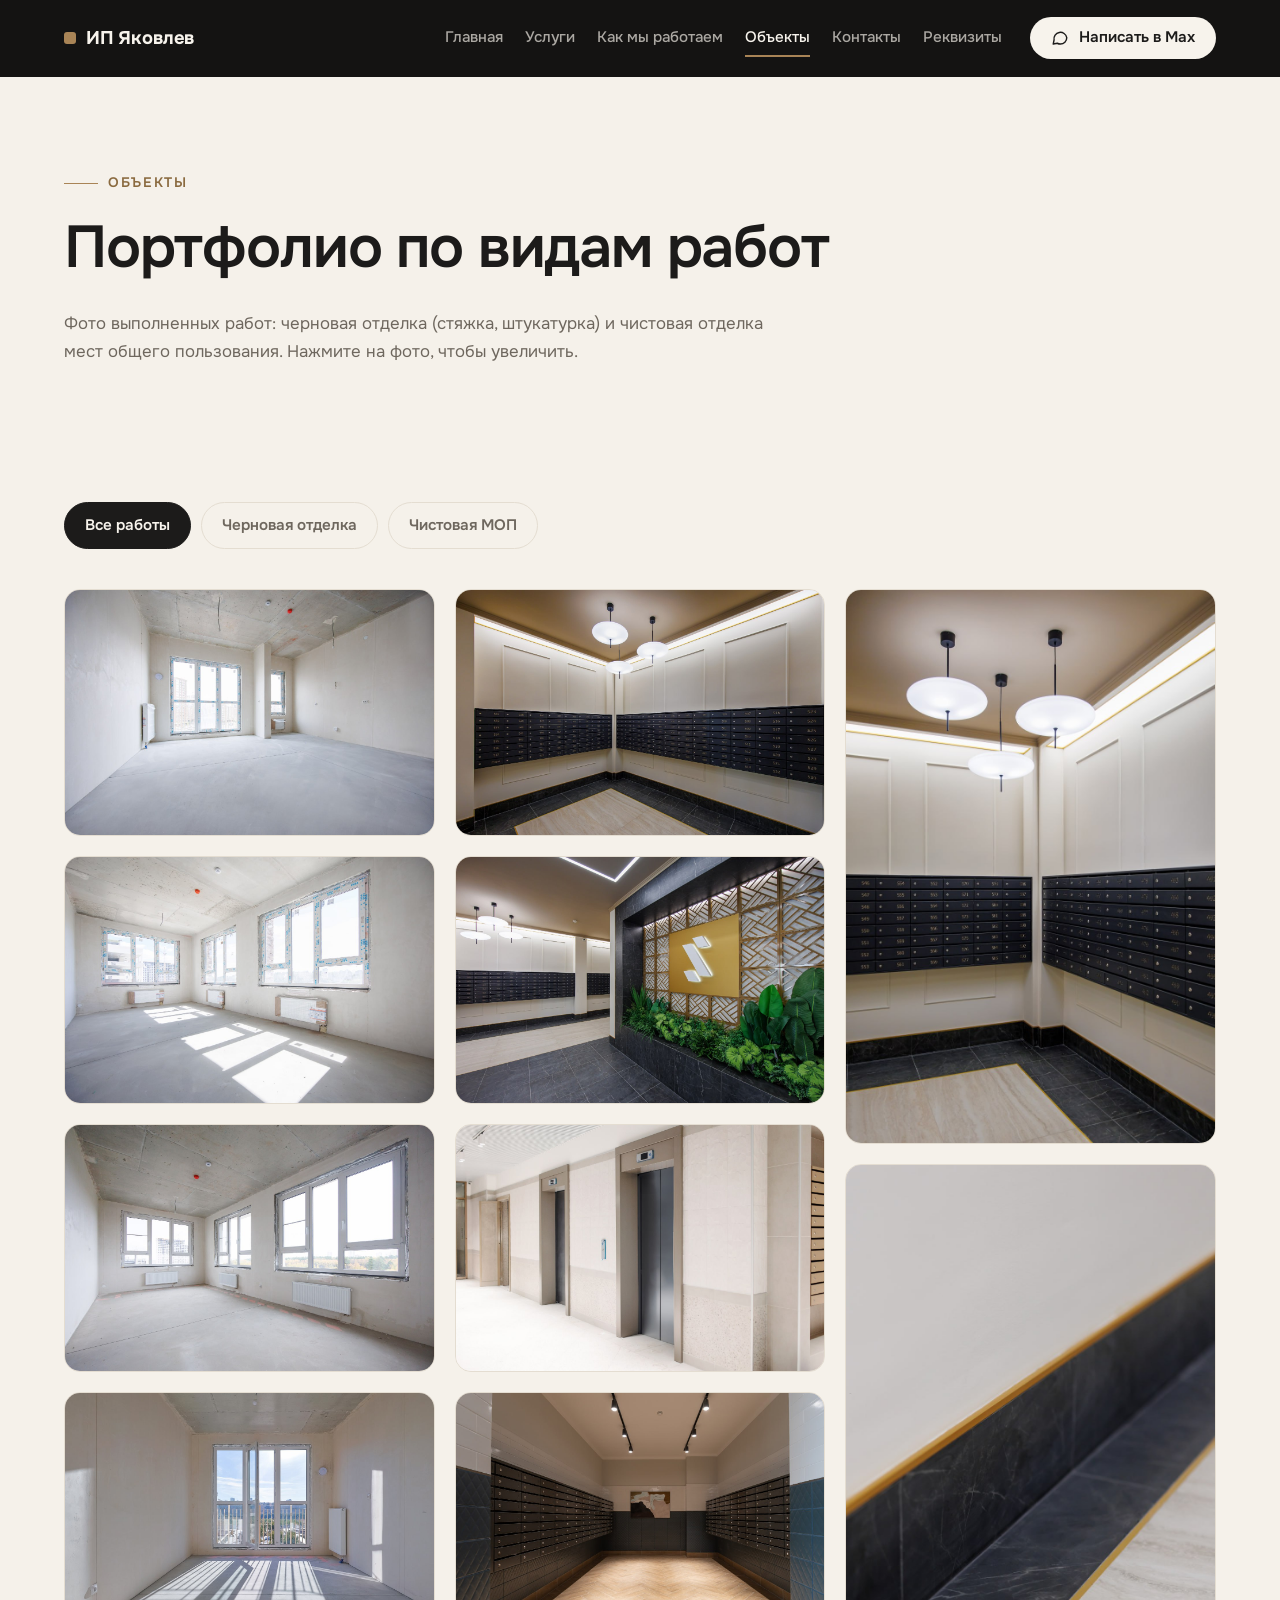
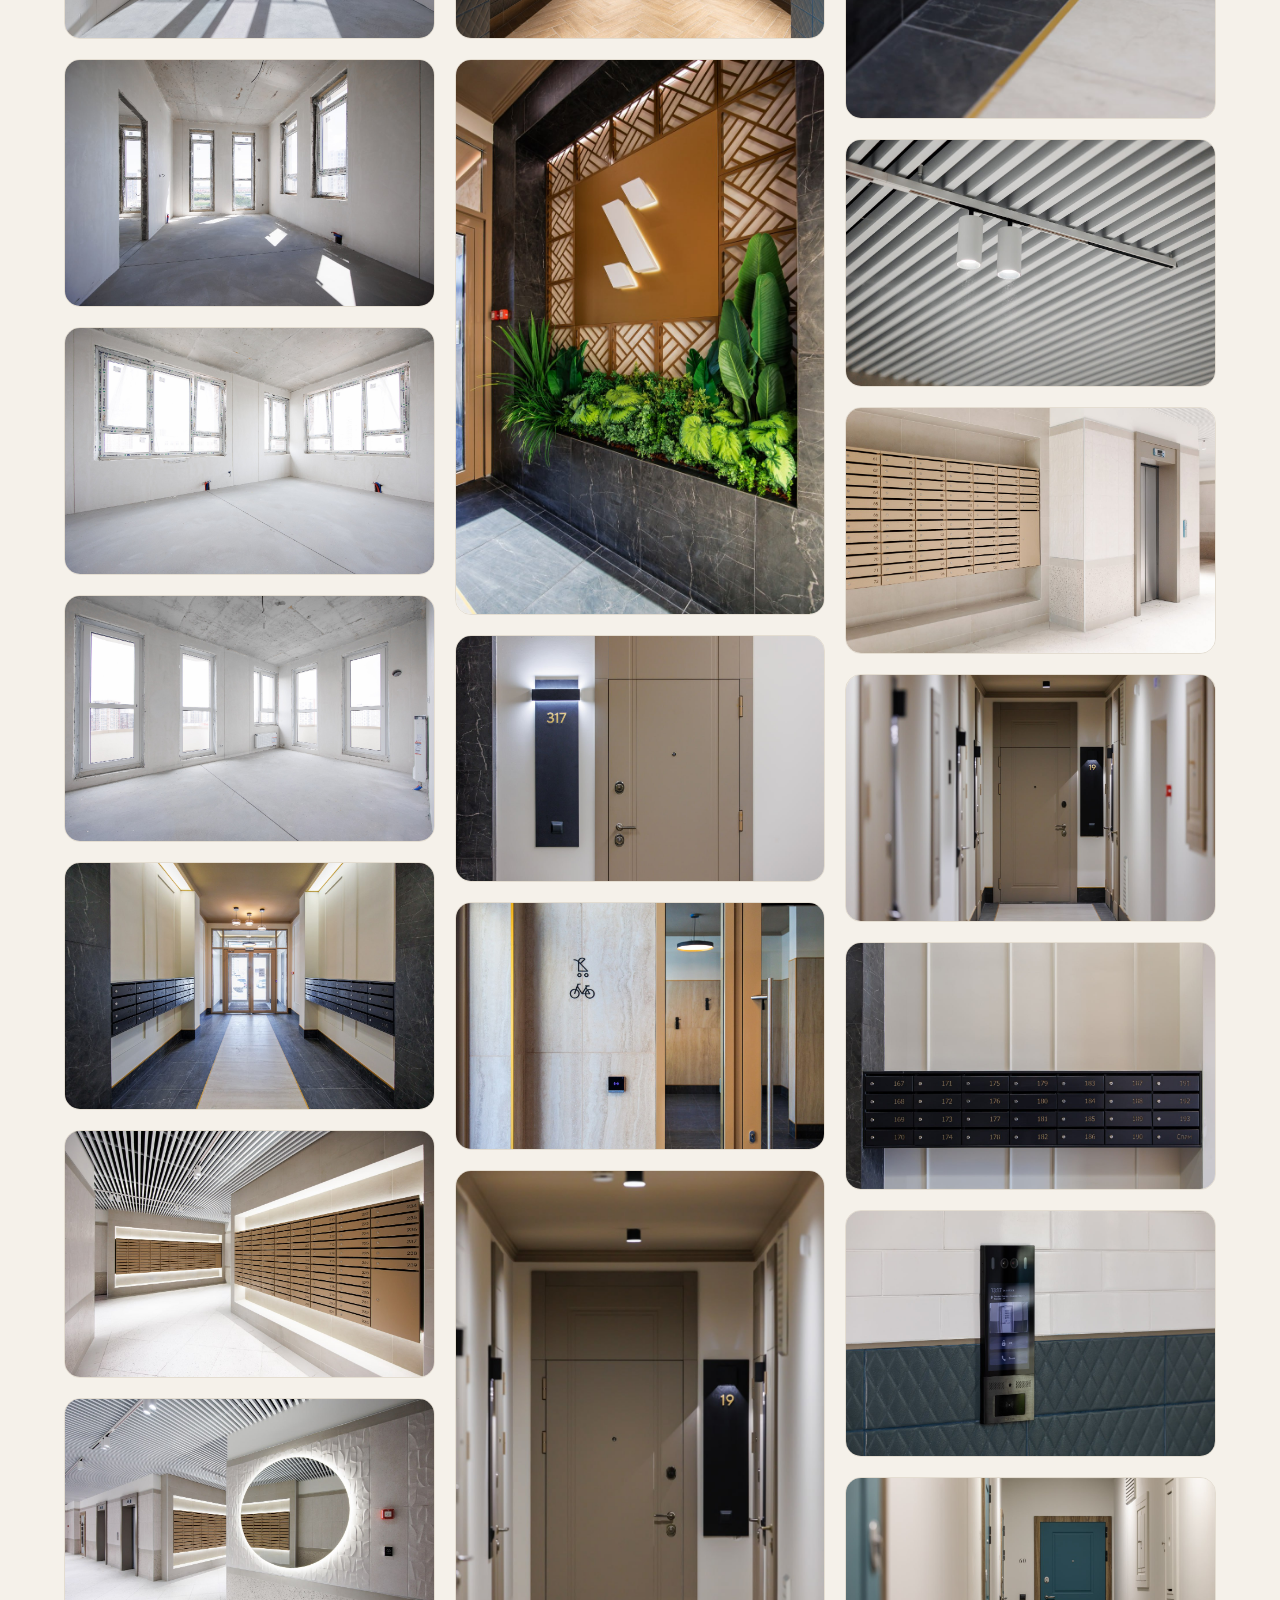
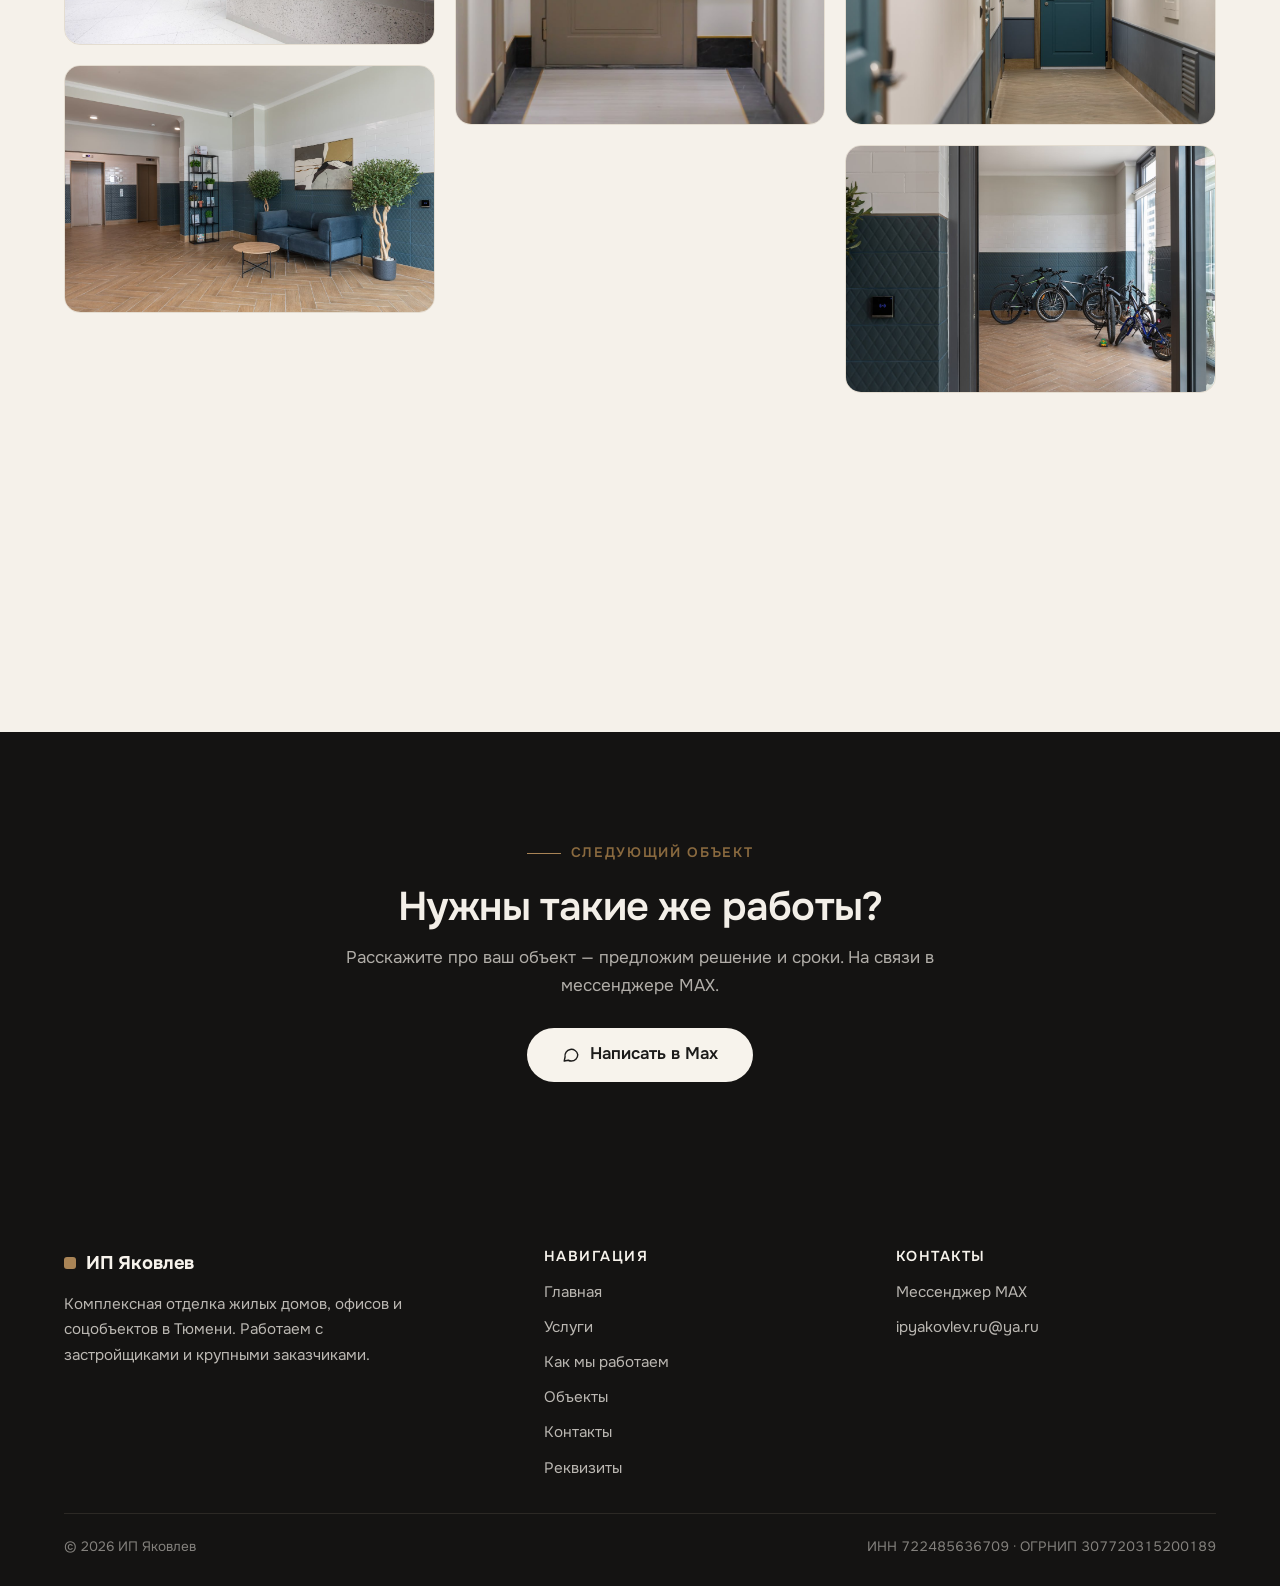
<file: projects.html>
<!DOCTYPE html>
<html lang="ru">
<head>
  <meta charset="UTF-8">
  <meta name="viewport" content="width=device-width, initial-scale=1">
  <title>Объекты — ИП Яковлев | портфолио отделочных работ в Тюмени</title>
  <meta name="description" content="Портфолио ИП Яковлева: черновая отделка (стяжка, штукатурка) и чистовая отделка мест общего пользования. Работы для застройщиков и крупных заказчиков в Тюмени.">
  <meta name="theme-color" content="#f5f1ea">
  <link rel="icon" href="data:image/svg+xml,%3Csvg xmlns='http://www.w3.org/2000/svg' viewBox='0 0 32 32'%3E%3Crect width='32' height='32' rx='7' fill='%23A98456'/%3E%3Crect x='9' y='9' width='14' height='14' rx='3' fill='%23F5F1EA'/%3E%3C/svg%3E">
  <link rel="preconnect" href="https://fonts.googleapis.com">
  <link rel="preconnect" href="https://fonts.gstatic.com" crossorigin>
  <link href="https://fonts.googleapis.com/css2?family=Onest:wght@400;500;600;700&display=swap" rel="stylesheet">
  <link rel="stylesheet" href="assets/css/style.css">
  <script type="application/ld+json">
  {
    "@context": "https://schema.org",
    "@type": "Organization",
    "name": "ИП Яковлев",
    "description": "Комплексная отделка жилых домов, офисов и соцобъектов в Тюмени: штукатурка, стяжка, чистовая отделка мест общего пользования.",
    "areaServed": "Тюмень",
    "taxID": "722485636709"
  }
  </script>
  <script src="assets/js/analytics.js" defer></script>
</head>
<body>

  <header class="header">
    <div class="container header__inner">
      <a class="logo" href="index.html"><span class="logo__mark" aria-hidden="true"></span>ИП Яковлев</a>
      <nav class="nav" aria-label="Основная навигация">
        <a href="index.html">Главная</a>
        <a href="services.html">Услуги</a>
        <a href="process.html">Как мы работаем</a>
        <a href="projects.html" aria-current="page">Объекты</a>
        <a href="contacts.html">Контакты</a>
        <a href="rekvizity.html">Реквизиты</a>
      </nav>
      <a class="btn btn--primary header__phone" href="https://max.ru/u/f9LHodD0cOJVZIgxMhlCCGfp42C6SS9Yrs3ck1RjQvGHkVVJWKwyrdnpOUM" target="_blank" rel="noopener"><svg width="18" height="18" viewBox="0 0 24 24" fill="none" stroke="currentColor" stroke-width="1.9" stroke-linecap="round" stroke-linejoin="round" aria-hidden="true"><path d="M21 11.5a8.5 8.5 0 0 1-8.5 8.5c-1.5 0-2.9-.36-4.1-1L3 20l1.1-5.4A8.5 8.5 0 1 1 21 11.5z"/></svg>Написать в Max</a>
      <button class="burger" aria-label="Открыть меню" aria-expanded="false" aria-controls="mobile-menu"><span></span></button>
    </div>
  </header>

  <div class="mobile-menu" id="mobile-menu">
    <a href="index.html">Главная</a>
    <a href="services.html">Услуги</a>
    <a href="process.html">Как мы работаем</a>
    <a href="projects.html">Объекты</a>
    <a href="contacts.html">Контакты</a>
    <a href="rekvizity.html">Реквизиты</a>
    <a class="btn btn--primary" href="https://max.ru/u/f9LHodD0cOJVZIgxMhlCCGfp42C6SS9Yrs3ck1RjQvGHkVVJWKwyrdnpOUM" target="_blank" rel="noopener"><svg width="18" height="18" viewBox="0 0 24 24" fill="none" stroke="currentColor" stroke-width="1.9" stroke-linecap="round" stroke-linejoin="round" aria-hidden="true"><path d="M21 11.5a8.5 8.5 0 0 1-8.5 8.5c-1.5 0-2.9-.36-4.1-1L3 20l1.1-5.4A8.5 8.5 0 1 1 21 11.5z"/></svg>Написать в Max</a>
  </div>

  <main>

    <section class="page-head">
      <div class="container">
        <span class="kicker">Объекты</span>
        <h1>Портфолио по видам работ</h1>
        <p>Фото выполненных работ: черновая отделка (стяжка, штукатурка) и чистовая отделка мест общего пользования. Нажмите на фото, чтобы увеличить.</p>
      </div>
    </section>

    <section class="section--tight" id="portfolio-filter">
      <div class="container">

        <div class="filter reveal" role="group" aria-label="Фильтр по видам работ">
          <button type="button" id="filter-all" class="is-active" data-filter="all">Все работы</button>
          <button type="button" id="chernovaya" data-filter="chernovaya">Черновая отделка</button>
          <button type="button" id="chistovaya" data-filter="chistovaya">Чистовая МОП</button>
        </div>

        <div class="gallery">
          <!-- Черновая отделка -->
          <figure class="gallery__item reveal" data-category="chernovaya">
            <img src="assets/img/chern-01.jpg" alt="Стяжка пола в помещении" width="1280" height="853" loading="lazy">
            <figcaption class="gallery__caption">Стяжка пола</figcaption>
          </figure>
          <figure class="gallery__item reveal" data-category="chernovaya">
            <img src="assets/img/chern-02.jpg" alt="Оштукатуренные стены" width="1280" height="853" loading="lazy">
            <figcaption class="gallery__caption">Штукатурка стен</figcaption>
          </figure>
          <figure class="gallery__item reveal" data-category="chernovaya">
            <img src="assets/img/chern-03.jpg" alt="Стяжка и оштукатуренные стены" width="1280" height="853" loading="lazy">
            <figcaption class="gallery__caption">Стяжка и штукатурка</figcaption>
          </figure>
          <figure class="gallery__item reveal" data-category="chernovaya">
            <img src="assets/img/chern-04.jpg" alt="Ровная стяжка пола" width="1280" height="853" loading="lazy">
            <figcaption class="gallery__caption">Стяжка пола</figcaption>
          </figure>
          <figure class="gallery__item reveal" data-category="chernovaya">
            <img src="assets/img/chern-05.jpg" alt="Штукатурка и подготовка проёмов" width="1280" height="853" loading="lazy">
            <figcaption class="gallery__caption">Штукатурка, подготовка проёмов</figcaption>
          </figure>
          <figure class="gallery__item reveal" data-category="chernovaya">
            <img src="assets/img/chern-06.jpg" alt="Стяжка пола в светлом помещении" width="2560" height="1706" loading="lazy">
            <figcaption class="gallery__caption">Стяжка пола</figcaption>
          </figure>
          <figure class="gallery__item reveal" data-category="chernovaya">
            <img src="assets/img/chern-07.jpg" alt="Оштукатуренные стены в помещении" width="2560" height="1706" loading="lazy">
            <figcaption class="gallery__caption">Штукатурка стен</figcaption>
          </figure>

          <!-- Чистовая МОП -->
          <figure class="gallery__item reveal" data-category="chistovaya">
            <img src="assets/img/mop-01.jpg?v=3" alt="Коридор места общего пользования с почтовыми блоками и реечным потолком" width="1280" height="853" loading="lazy">
            <figcaption class="gallery__caption">Коридор МОП</figcaption>
          </figure>
          <figure class="gallery__item reveal" data-category="chistovaya">
            <img src="assets/img/mop-02.jpg?v=3" alt="Коридор с латунными почтовыми блоками и подсветкой" width="1280" height="853" loading="lazy">
            <figcaption class="gallery__caption">Почтовые блоки, коридор</figcaption>
          </figure>
          <figure class="gallery__item reveal" data-category="chistovaya">
            <img src="assets/img/mop-03.jpg?v=3" alt="Коридор МОП с круглым зеркалом и декоративной штукатуркой" width="1280" height="853" loading="lazy">
            <figcaption class="gallery__caption">Коридор с зеркалом</figcaption>
          </figure>
          <figure class="gallery__item reveal" data-category="chistovaya">
            <img src="assets/img/mop-04.jpg?v=3" alt="Зона отдыха с диванами и стеллажом в месте общего пользования" width="1280" height="853" loading="lazy">
            <figcaption class="gallery__caption">Зона отдыха</figcaption>
          </figure>
          <figure class="gallery__item reveal" data-category="chistovaya">
            <img src="assets/img/mop-05.jpg?v=3" alt="Лифтовой холл с деревянным полом и декоративным освещением" width="1280" height="853" loading="lazy">
            <figcaption class="gallery__caption">Лифтовой холл</figcaption>
          </figure>
          <figure class="gallery__item reveal" data-category="chistovaya">
            <img src="assets/img/mop-06.jpg?v=3" alt="Почтовые блоки в нише с подсветкой" width="1280" height="853" loading="lazy">
            <figcaption class="gallery__caption">Почтовые блоки</figcaption>
          </figure>
          <figure class="gallery__item reveal" data-category="chistovaya">
            <img src="assets/img/mop-07.jpg?v=3" alt="Декоративная зелёная стена с подсветкой у почтовых блоков" width="1280" height="853" loading="lazy">
            <figcaption class="gallery__caption">Декоративная стена</figcaption>
          </figure>
          <figure class="gallery__item reveal" data-category="chistovaya">
            <img src="assets/img/mop-08.jpg?v=3" alt="Лифтовой холл с керамогранитом и двумя лифтами" width="1280" height="853" loading="lazy">
            <figcaption class="gallery__caption">Лифтовой холл</figcaption>
          </figure>
          <figure class="gallery__item reveal" data-category="chistovaya">
            <img src="assets/img/mop-09.jpg?v=3" alt="Почтовые блоки в просторном холле с деревянным полом" width="1280" height="853" loading="lazy">
            <figcaption class="gallery__caption">Почтовые блоки, холл</figcaption>
          </figure>
          <figure class="gallery__item reveal" data-category="chistovaya">
            <img src="assets/img/mop-10.jpg?v=3" alt="Декоративное панно с подсветкой и растениями" width="853" height="1280" loading="lazy">
            <figcaption class="gallery__caption">Декоративное панно</figcaption>
          </figure>
          <figure class="gallery__item reveal" data-category="chistovaya">
            <img src="assets/img/mop-11.jpg?v=3" alt="Дверь квартиры с навигационной панелью" width="1280" height="853" loading="lazy">
            <figcaption class="gallery__caption">Дверь квартиры, навигация</figcaption>
          </figure>
          <figure class="gallery__item reveal" data-category="chistovaya">
            <img src="assets/img/mop-12.jpg?v=3" alt="Отделка дверей и латунная линия в коридоре" width="1280" height="853" loading="lazy">
            <figcaption class="gallery__caption">Двери и латунная линия</figcaption>
          </figure>
          <figure class="gallery__item reveal" data-category="chistovaya">
            <img src="assets/img/mop-13.jpg?v=3" alt="Входная дверь и отделка стены керамогранитом" width="853" height="1280" loading="lazy">
            <figcaption class="gallery__caption">Входная дверь</figcaption>
          </figure>
          <figure class="gallery__item reveal" data-category="chistovaya">
            <img src="assets/img/mop-14.jpg?v=3" alt="Почтовые блоки с потолочными светильниками" width="853" height="1280" loading="lazy">
            <figcaption class="gallery__caption">Почтовые блоки</figcaption>
          </figure>
          <figure class="gallery__item reveal" data-category="chistovaya">
            <img src="assets/img/mop-15.jpg?v=3" alt="Деталь: керамогранит и латунная линия" width="853" height="1280" loading="lazy">
            <figcaption class="gallery__caption">Керамогранит, латунная линия</figcaption>
          </figure>
          <figure class="gallery__item reveal" data-category="chistovaya">
            <img src="assets/img/mop-16.jpg?v=3" alt="Реечный потолок со светильниками" width="1280" height="853" loading="lazy">
            <figcaption class="gallery__caption">Реечный потолок</figcaption>
          </figure>
          <figure class="gallery__item reveal" data-category="chistovaya">
            <img src="assets/img/mop-17.jpg?v=3" alt="Деревянные почтовые блоки у лифта" width="1280" height="853" loading="lazy">
            <figcaption class="gallery__caption">Деревянные почтовые блоки</figcaption>
          </figure>
          <figure class="gallery__item reveal" data-category="chistovaya">
            <img src="assets/img/mop-18.jpg?v=3" alt="Портал с декоративной панелью и навигацией" width="1280" height="853" loading="lazy">
            <figcaption class="gallery__caption">Портал с панелью</figcaption>
          </figure>
          <figure class="gallery__item reveal" data-category="chistovaya">
            <img src="assets/img/mop-19.jpg?v=3" alt="Нумерация почтовых блоков крупным планом" width="1280" height="853" loading="lazy">
            <figcaption class="gallery__caption">Почтовые блоки, нумерация</figcaption>
          </figure>
          <figure class="gallery__item reveal" data-category="chistovaya">
            <img src="assets/img/mop-20.jpg?v=3" alt="Панель вызова и отделка стены керамогранитом" width="1280" height="853" loading="lazy">
            <figcaption class="gallery__caption">Панель вызова</figcaption>
          </figure>
          <figure class="gallery__item reveal" data-category="chistovaya">
            <img src="assets/img/mop-21.jpg?v=3" alt="Дверь и отделка стены в коридоре" width="1280" height="853" loading="lazy">
            <figcaption class="gallery__caption">Дверь и отделка стены</figcaption>
          </figure>
          <figure class="gallery__item reveal" data-category="chistovaya">
            <img src="assets/img/mop-22.jpg?v=3" alt="Парковка велосипедов в месте общего пользования" width="1280" height="853" loading="lazy">
            <figcaption class="gallery__caption">Парковка велосипедов</figcaption>
          </figure>
          <figure class="gallery__item reveal" data-category="chistovaya">
            <img src="assets/img/mop-23.jpg?v=3" alt="Зона отдыха с растениями и мягкой мебелью" width="1280" height="853" loading="lazy">
            <figcaption class="gallery__caption">Зона отдыха с растениями</figcaption>
          </figure>
        </div>

      </div>
    </section>

    <section class="section section--dark">
      <div class="container cta reveal">
        <span class="kicker" style="justify-content:center;">Следующий объект</span>
        <h2>Нужны такие же работы?</h2>
        <p>Расскажите про ваш объект — предложим решение и сроки. На связи в мессенджере MAX.</p>
        <a class="btn btn--light" href="https://max.ru/u/f9LHodD0cOJVZIgxMhlCCGfp42C6SS9Yrs3ck1RjQvGHkVVJWKwyrdnpOUM" target="_blank" rel="noopener"><svg width="18" height="18" viewBox="0 0 24 24" fill="none" stroke="currentColor" stroke-width="1.9" stroke-linecap="round" stroke-linejoin="round" aria-hidden="true"><path d="M21 11.5a8.5 8.5 0 0 1-8.5 8.5c-1.5 0-2.9-.36-4.1-1L3 20l1.1-5.4A8.5 8.5 0 1 1 21 11.5z"/></svg>Написать в Max</a>
      </div>
    </section>

  </main>

  <footer class="footer">
    <div class="container">
      <div class="footer__grid">
        <div>
          <a class="logo" href="index.html"><span class="logo__mark" aria-hidden="true"></span>ИП Яковлев</a>
          <p class="footer__desc">Комплексная отделка жилых домов, офисов и соцобъектов в Тюмени. Работаем с застройщиками и крупными заказчиками.</p>
        </div>
        <div>
          <h4>Навигация</h4>
          <ul>
            <li><a href="index.html">Главная</a></li>
            <li><a href="services.html">Услуги</a></li>
            <li><a href="process.html">Как мы работаем</a></li>
            <li><a href="projects.html">Объекты</a></li>
            <li><a href="contacts.html">Контакты</a></li>
            <li><a href="rekvizity.html">Реквизиты</a></li>
          </ul>
        </div>
        <div>
          <h4>Контакты</h4>
          <ul>
            <li><a href="https://max.ru/u/f9LHodD0cOJVZIgxMhlCCGfp42C6SS9Yrs3ck1RjQvGHkVVJWKwyrdnpOUM" target="_blank" rel="noopener">Мессенджер MAX</a></li>
            <li><a href="mailto:ipyakovlev.ru@ya.ru">ipyakovlev.ru@ya.ru</a></li>
          </ul>
        </div>
      </div>
      <div class="footer__bottom">
        <span>© <span data-year>2026</span> ИП Яковлев</span>
        <span class="footer__req">ИНН 722485636709 · ОГРНИП 307720315200189</span>
      </div>
    </div>
  </footer>

  <script src="assets/js/main.js" defer></script>
</body>
</html>
</file>
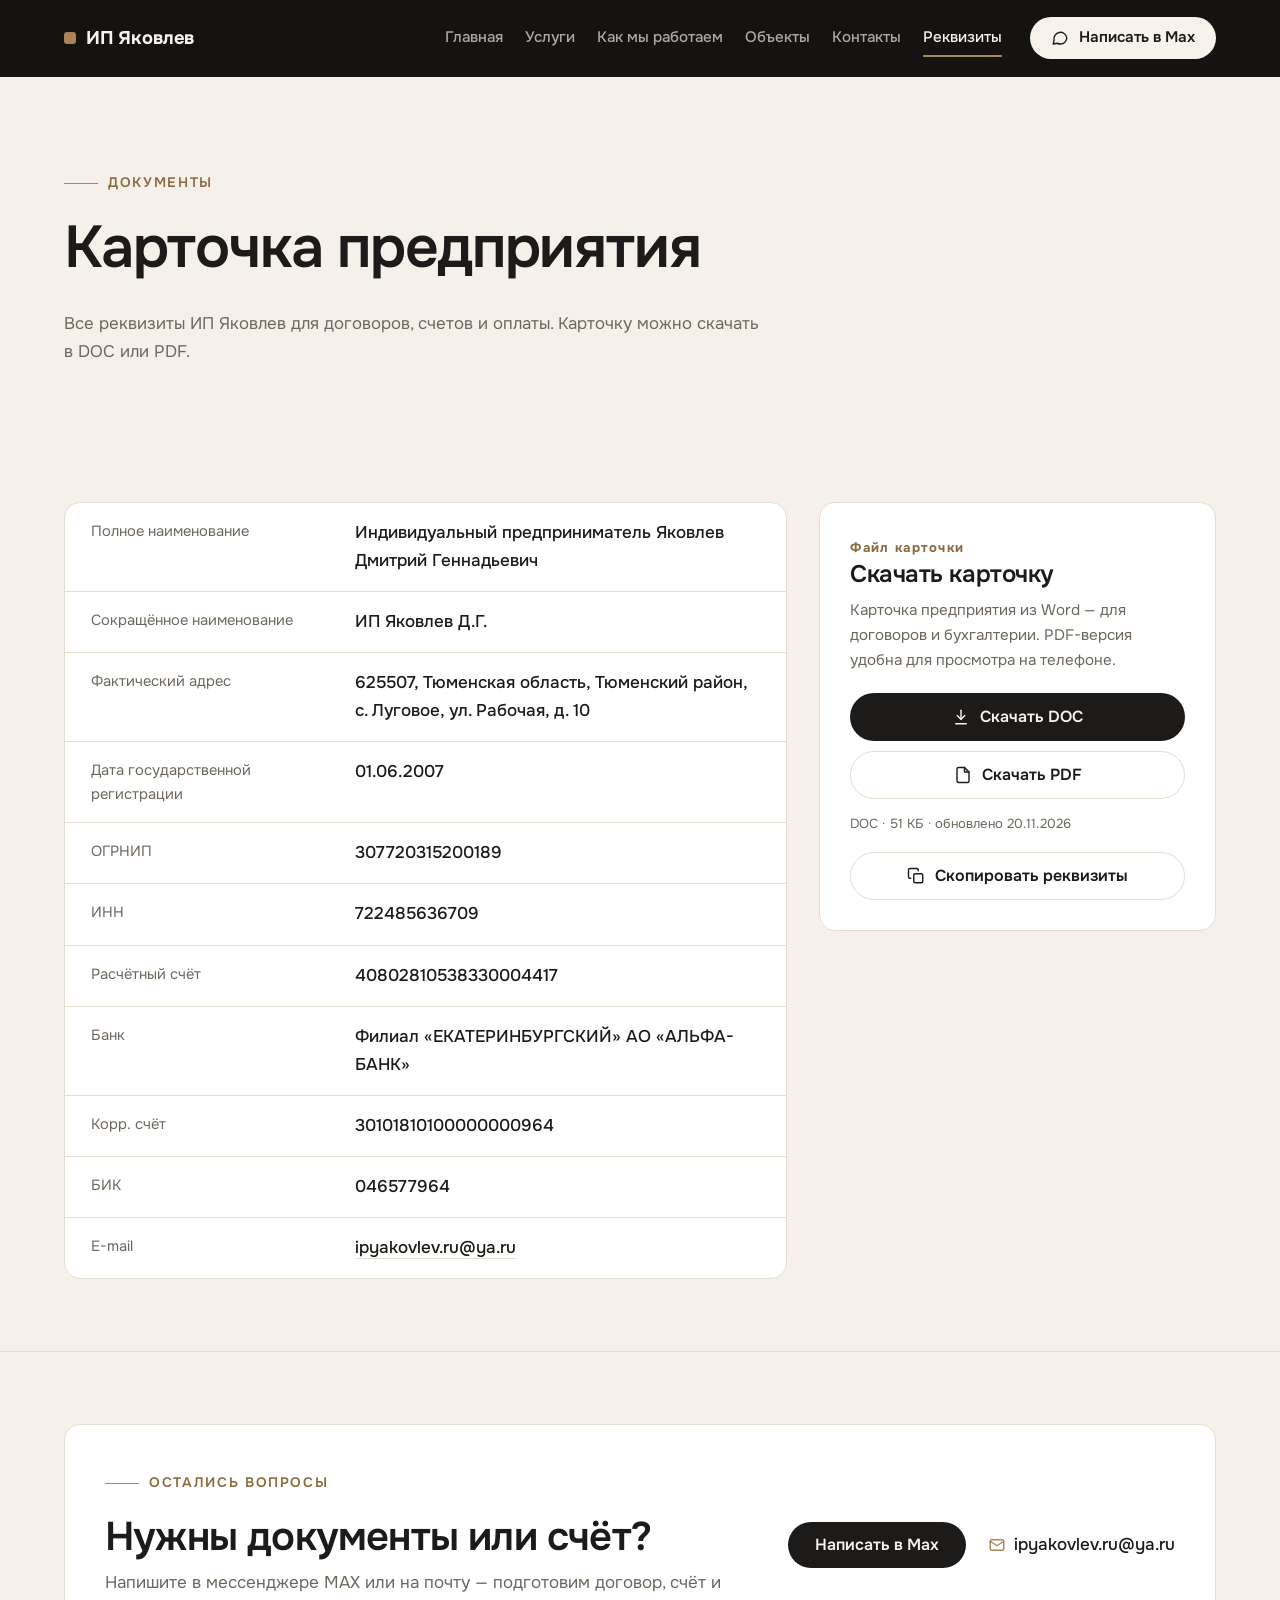
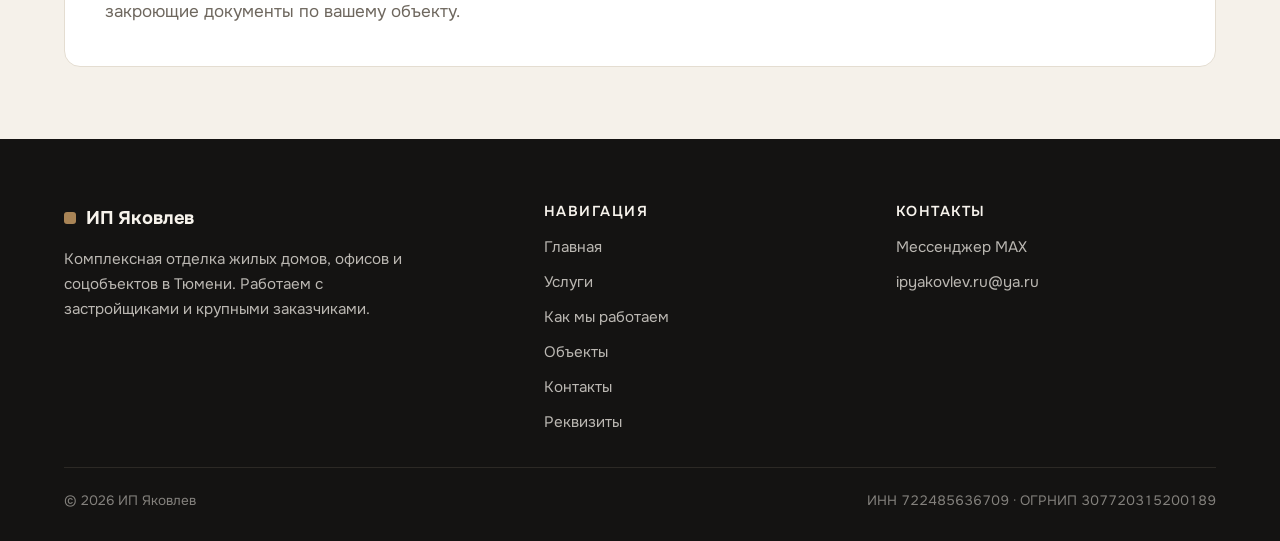
<file: rekvizity.html>
<!DOCTYPE html>
<html lang="ru">
<head>
  <meta charset="UTF-8">
  <meta name="viewport" content="width=device-width, initial-scale=1">
  <title>Реквизиты и карточка предприятия — ИП Яковлев | Тюмень</title>
  <meta name="description" content="Реквизиты ИП Яковлев: ИНН 722485636709, ОГРНИП 307720315200189, расчётный счёт, банк, адрес. Карточку предприятия можно скачать в DOC и PDF.">
  <meta name="theme-color" content="#f5f1ea">
  <link rel="icon" href="data:image/svg+xml,%3Csvg xmlns='http://www.w3.org/2000/svg' viewBox='0 0 32 32'%3E%3Crect width='32' height='32' rx='7' fill='%23A98456'/%3E%3Crect x='9' y='9' width='14' height='14' rx='3' fill='%23F5F1EA'/%3E%3C/svg%3E">
  <link rel="preconnect" href="https://fonts.googleapis.com">
  <link rel="preconnect" href="https://fonts.gstatic.com" crossorigin>
  <link href="https://fonts.googleapis.com/css2?family=Onest:wght@400;500;600;700&display=swap" rel="stylesheet">
  <link rel="stylesheet" href="assets/css/style.css">
  <script type="application/ld+json">
  {
    "@context": "https://schema.org",
    "@type": "Organization",
    "name": "ИП Яковлев",
    "legalName": "Индивидуальный предприниматель Яковлев Дмитрий Геннадьевич",
    "description": "Комплексная отделка жилых домов, офисов и соцобъектов в Тюмени: штукатурка, стяжка, чистовая отделка мест общего пользования.",
    "email": "ipyakovlev.ru@ya.ru",
    "foundingDate": "2007-06-01",
    "areaServed": "Тюмень",
    "taxID": "722485636709",
    "identifier": [
      { "@type": "PropertyValue", "propertyID": "ОГРНИП", "value": "307720315200189" },
      { "@type": "PropertyValue", "propertyID": "ИНН", "value": "722485636709" }
    ],
    "address": {
      "@type": "PostalAddress",
      "postalCode": "625507",
      "addressRegion": "Тюменская область",
      "addressLocality": "Тюменский район, с. Луговое",
      "streetAddress": "ул. Рабочая, д. 10",
      "addressCountry": "RU"
    }
  }
  </script>
  <script src="assets/js/analytics.js" defer></script>
</head>
<body>

  <header class="header">
    <div class="container header__inner">
      <a class="logo" href="index.html"><span class="logo__mark" aria-hidden="true"></span>ИП Яковлев</a>
      <nav class="nav" aria-label="Основная навигация">
        <a href="index.html">Главная</a>
        <a href="services.html">Услуги</a>
        <a href="process.html">Как мы работаем</a>
        <a href="projects.html">Объекты</a>
        <a href="contacts.html">Контакты</a>
        <a href="rekvizity.html" aria-current="page">Реквизиты</a>
      </nav>
      <a class="btn btn--primary header__phone" href="https://max.ru/u/f9LHodD0cOJVZIgxMhlCCGfp42C6SS9Yrs3ck1RjQvGHkVVJWKwyrdnpOUM" target="_blank" rel="noopener"><svg width="18" height="18" viewBox="0 0 24 24" fill="none" stroke="currentColor" stroke-width="1.9" stroke-linecap="round" stroke-linejoin="round" aria-hidden="true"><path d="M21 11.5a8.5 8.5 0 0 1-8.5 8.5c-1.5 0-2.9-.36-4.1-1L3 20l1.1-5.4A8.5 8.5 0 1 1 21 11.5z"/></svg>Написать в Max</a>
      <button class="burger" aria-label="Открыть меню" aria-expanded="false" aria-controls="mobile-menu"><span></span></button>
    </div>
  </header>

  <div class="mobile-menu" id="mobile-menu">
    <a href="index.html">Главная</a>
    <a href="services.html">Услуги</a>
    <a href="process.html">Как мы работаем</a>
    <a href="projects.html">Объекты</a>
    <a href="contacts.html">Контакты</a>
    <a href="rekvizity.html">Реквизиты</a>
    <a class="btn btn--primary" href="https://max.ru/u/f9LHodD0cOJVZIgxMhlCCGfp42C6SS9Yrs3ck1RjQvGHkVVJWKwyrdnpOUM" target="_blank" rel="noopener"><svg width="18" height="18" viewBox="0 0 24 24" fill="none" stroke="currentColor" stroke-width="1.9" stroke-linecap="round" stroke-linejoin="round" aria-hidden="true"><path d="M21 11.5a8.5 8.5 0 0 1-8.5 8.5c-1.5 0-2.9-.36-4.1-1L3 20l1.1-5.4A8.5 8.5 0 1 1 21 11.5z"/></svg>Написать в Max</a>
  </div>

  <main>

    <section class="page-head">
      <div class="container">
        <span class="kicker">Документы</span>
        <h1>Карточка предприятия</h1>
        <p>Все реквизиты ИП Яковлев для договоров, счетов и оплаты. Карточку можно скачать в DOC или PDF.</p>
      </div>
    </section>

    <section class="section--tight">
      <div class="container">
        <div class="req-layout">

          <div class="req-table reveal">
            <dl>
              <div class="req-table__row">
                <dt>Полное наименование</dt>
                <dd>Индивидуальный предприниматель Яковлев Дмитрий Геннадьевич</dd>
              </div>
              <div class="req-table__row">
                <dt>Сокращённое наименование</dt>
                <dd>ИП Яковлев Д.Г.</dd>
              </div>
              <div class="req-table__row">
                <dt>Фактический адрес</dt>
                <dd>625507, Тюменская область, Тюменский район, с. Луговое, ул. Рабочая, д. 10</dd>
              </div>
              <div class="req-table__row">
                <dt>Дата государственной регистрации</dt>
                <dd>01.06.2007</dd>
              </div>
              <div class="req-table__row">
                <dt>ОГРНИП</dt>
                <dd>307720315200189</dd>
              </div>
              <div class="req-table__row">
                <dt>ИНН</dt>
                <dd>722485636709</dd>
              </div>
              <div class="req-table__row">
                <dt>Расчётный счёт</dt>
                <dd>40802810538330004417</dd>
              </div>
              <div class="req-table__row">
                <dt>Банк</dt>
                <dd>Филиал «ЕКАТЕРИНБУРГСКИЙ» АО «АЛЬФА-БАНК»</dd>
              </div>
              <div class="req-table__row">
                <dt>Корр. счёт</dt>
                <dd>30101810100000000964</dd>
              </div>
              <div class="req-table__row">
                <dt>БИК</dt>
                <dd>046577964</dd>
              </div>
              <div class="req-table__row">
                <dt>E-mail</dt>
                <dd><a href="mailto:ipyakovlev.ru@ya.ru">ipyakovlev.ru@ya.ru</a></dd>
              </div>
            </dl>
          </div>

          <aside class="req-doc reveal">
            <span class="service-card__num">Файл карточки</span>
            <h2>Скачать карточку</h2>
            <p>Карточка предприятия из Word — для договоров и бухгалтерии. PDF-версия удобна для просмотра на телефоне.</p>
            <div class="req-doc__actions">
              <a class="btn btn--primary" href="assets/docs/kartochka-ip-yakovlev.doc" download><svg width="18" height="18" viewBox="0 0 24 24" fill="none" stroke="currentColor" stroke-width="1.9" stroke-linecap="round" stroke-linejoin="round" aria-hidden="true"><path d="M12 3v12"/><path d="m7 10 5 5 5-5"/><path d="M5 21h14"/></svg>Скачать DOC</a>
              <a class="btn btn--ghost" href="assets/docs/kartochka-ip-yakovlev.pdf" download><svg width="18" height="18" viewBox="0 0 24 24" fill="none" stroke="currentColor" stroke-width="1.9" stroke-linecap="round" stroke-linejoin="round" aria-hidden="true"><path d="M14 2H6a2 2 0 0 0-2 2v16a2 2 0 0 0 2 2h12a2 2 0 0 0 2-2V8z"/><path d="M14 2v6h6"/></svg>Скачать PDF</a>
            </div>
            <p class="req-doc__meta">DOC · 51 КБ · обновлено 20.11.2026</p>
            <button class="btn btn--ghost req-copy" type="button" data-copy="ИП Яковлев Д.Г.&#10;Полное наименование: Индивидуальный предприниматель Яковлев Дмитрий Геннадьевич&#10;Фактический адрес: 625507, Тюменская область, Тюменский район, с. Луговое, ул. Рабочая, д. 10&#10;Дата государственной регистрации: 01.06.2007&#10;ОГРНИП: 307720315200189&#10;ИНН: 722485636709&#10;Расчётный счёт: 40802810538330004417&#10;Банк: Филиал «ЕКАТЕРИНБУРГСКИЙ» АО «АЛЬФА-БАНК»&#10;Корр. счёт: 30101810100000000964&#10;БИК: 046577964&#10;E-mail: ipyakovlev.ru@ya.ru"><svg width="18" height="18" viewBox="0 0 24 24" fill="none" stroke="currentColor" stroke-width="1.9" stroke-linecap="round" stroke-linejoin="round" aria-hidden="true"><rect x="9" y="9" width="12" height="12" rx="2"/><path d="M5 15H4a2 2 0 0 1-2-2V4a2 2 0 0 1 2-2h9a2 2 0 0 1 2 2v1"/></svg><span>Скопировать реквизиты</span></button>
          </aside>

        </div>
      </div>
    </section>

    <section class="section--tight section--line req-help">
      <div class="container">
        <div class="req-note reveal">
          <div>
            <span class="kicker">Остались вопросы</span>
            <h2>Нужны документы или счёт?</h2>
            <p>Напишите в мессенджере MAX или на почту — подготовим договор, счёт и закроющие документы по вашему объекту.</p>
          </div>
          <div class="req-note__actions">
            <a class="btn btn--primary" href="https://max.ru/u/f9LHodD0cOJVZIgxMhlCCGfp42C6SS9Yrs3ck1RjQvGHkVVJWKwyrdnpOUM" target="_blank" rel="noopener">Написать в Max</a>
            <a class="contact-card__email" href="mailto:ipyakovlev.ru@ya.ru"><svg width="18" height="18" viewBox="0 0 24 24" fill="none" stroke="currentColor" stroke-width="1.9" stroke-linecap="round" stroke-linejoin="round" aria-hidden="true"><rect x="3" y="5" width="18" height="14" rx="2"/><path d="m3 7 9 6 9-6"/></svg>ipyakovlev.ru@ya.ru</a>
          </div>
        </div>
      </div>
    </section>

  </main>

  <footer class="footer">
    <div class="container">
      <div class="footer__grid">
        <div>
          <a class="logo" href="index.html"><span class="logo__mark" aria-hidden="true"></span>ИП Яковлев</a>
          <p class="footer__desc">Комплексная отделка жилых домов, офисов и соцобъектов в Тюмени. Работаем с застройщиками и крупными заказчиками.</p>
        </div>
        <div>
          <h4>Навигация</h4>
          <ul>
            <li><a href="index.html">Главная</a></li>
            <li><a href="services.html">Услуги</a></li>
            <li><a href="process.html">Как мы работаем</a></li>
            <li><a href="projects.html">Объекты</a></li>
            <li><a href="contacts.html">Контакты</a></li>
            <li><a href="rekvizity.html">Реквизиты</a></li>
          </ul>
        </div>
        <div>
          <h4>Контакты</h4>
          <ul>
            <li><a href="https://max.ru/u/f9LHodD0cOJVZIgxMhlCCGfp42C6SS9Yrs3ck1RjQvGHkVVJWKwyrdnpOUM" target="_blank" rel="noopener">Мессенджер MAX</a></li>
            <li><a href="mailto:ipyakovlev.ru@ya.ru">ipyakovlev.ru@ya.ru</a></li>
          </ul>
        </div>
      </div>
      <div class="footer__bottom">
        <span>© <span data-year>2026</span> ИП Яковлев</span>
        <span class="footer__req">ИНН 722485636709 · ОГРНИП 307720315200189</span>
      </div>
    </div>
  </footer>

  <script src="assets/js/main.js" defer></script>
</body>
</html>
</file>
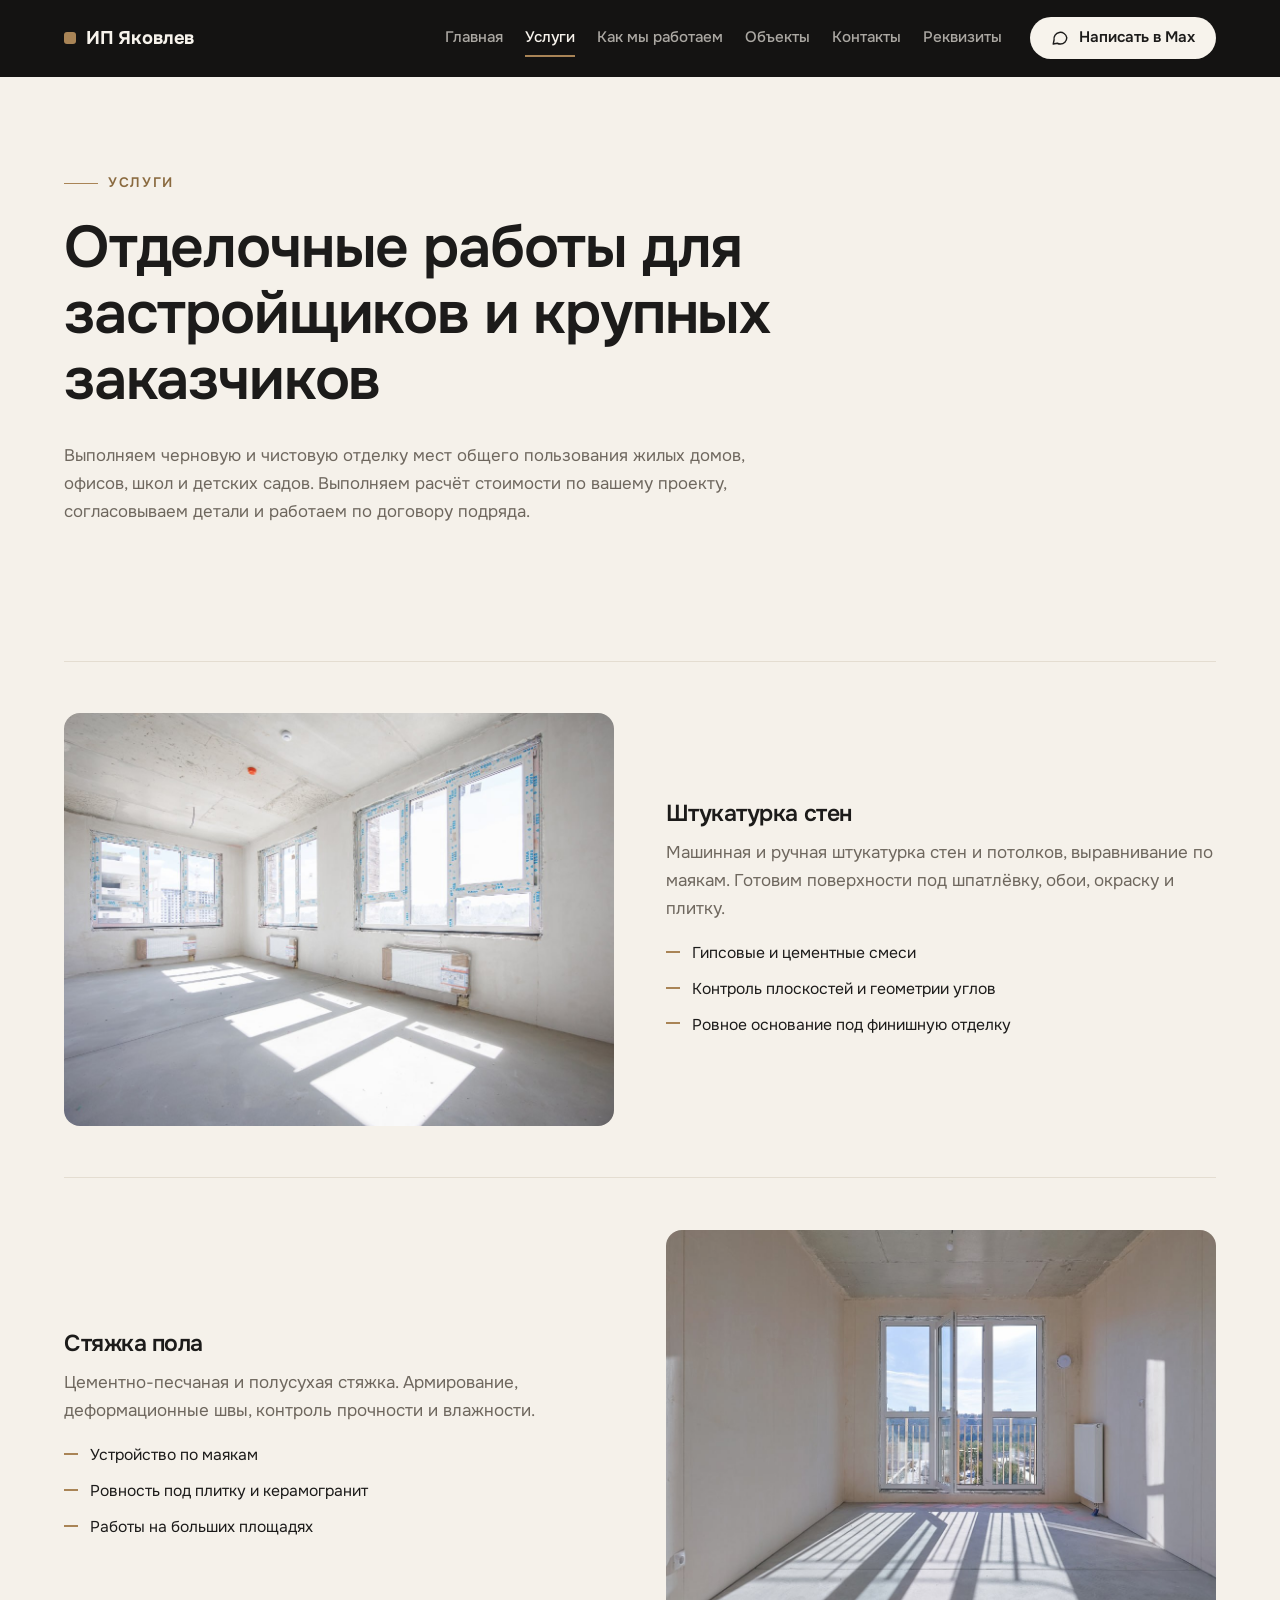
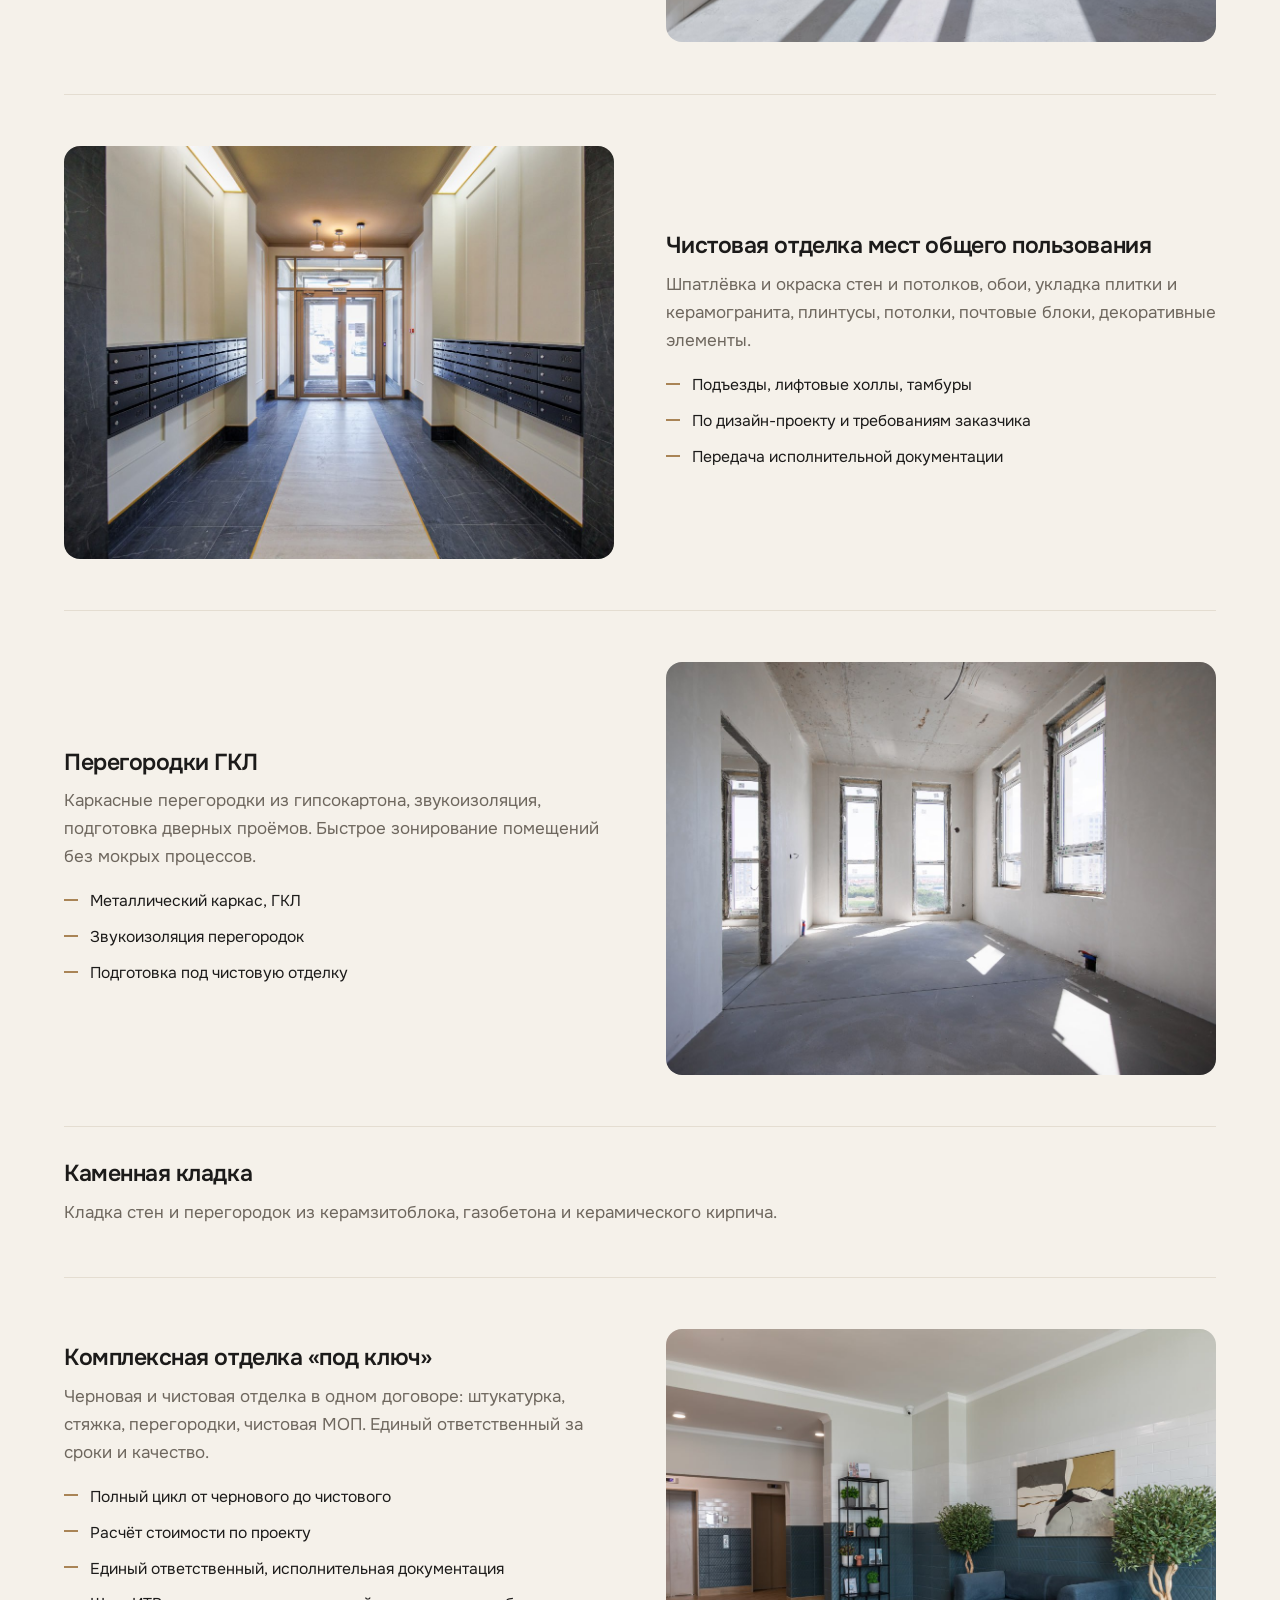
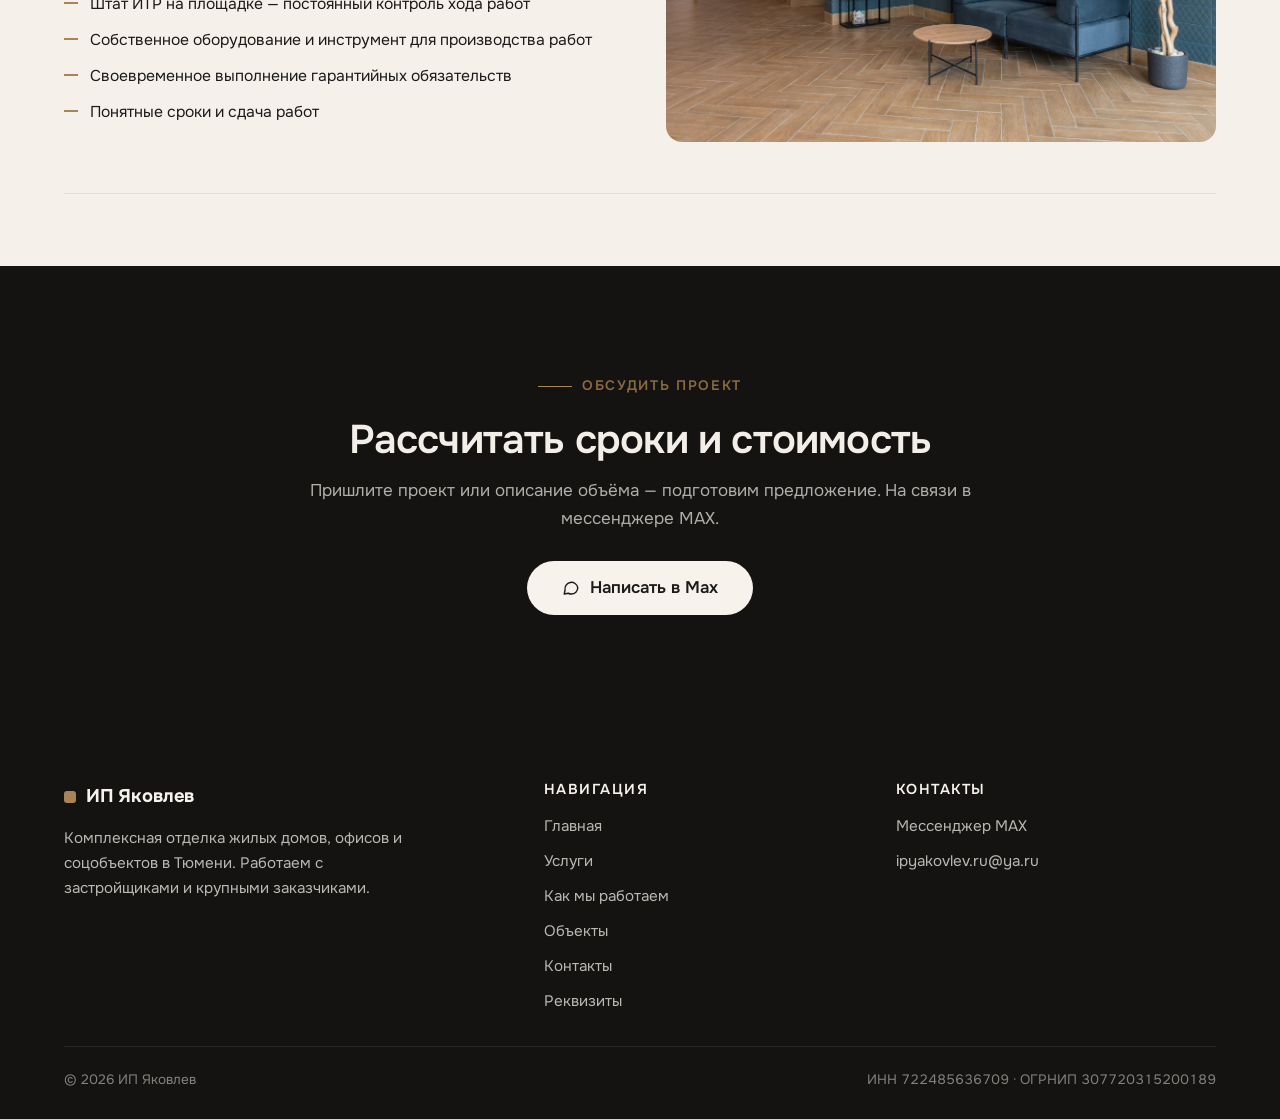
<file: services.html>
<!DOCTYPE html>
<html lang="ru">
<head>
  <meta charset="UTF-8">
  <meta name="viewport" content="width=device-width, initial-scale=1">
  <title>Услуги — ИП Яковлев | штукатурка, стяжка, чистовая отделка МОП в Тюмени</title>
  <meta name="description" content="Услуги ИП Яковлева в Тюмени: штукатурка стен, стяжка пола, чистовая отделка мест общего пользования, перегородки ГКЛ, комплексная отделка под ключ для застройщиков и крупных заказчиков.">
  <meta name="theme-color" content="#f5f1ea">
  <link rel="icon" href="data:image/svg+xml,%3Csvg xmlns='http://www.w3.org/2000/svg' viewBox='0 0 32 32'%3E%3Crect width='32' height='32' rx='7' fill='%23A98456'/%3E%3Crect x='9' y='9' width='14' height='14' rx='3' fill='%23F5F1EA'/%3E%3C/svg%3E">
  <link rel="preconnect" href="https://fonts.googleapis.com">
  <link rel="preconnect" href="https://fonts.gstatic.com" crossorigin>
  <link href="https://fonts.googleapis.com/css2?family=Onest:wght@400;500;600;700&display=swap" rel="stylesheet">
  <link rel="stylesheet" href="assets/css/style.css">
  <script type="application/ld+json">
  {
    "@context": "https://schema.org",
    "@type": "Organization",
    "name": "ИП Яковлев",
    "description": "Комплексная отделка жилых домов, офисов и соцобъектов в Тюмени: штукатурка, стяжка, чистовая отделка мест общего пользования.",
    "areaServed": "Тюмень",
    "taxID": "722485636709"
  }
  </script>
  <script src="assets/js/analytics.js" defer></script>
</head>
<body>

  <header class="header">
    <div class="container header__inner">
      <a class="logo" href="index.html"><span class="logo__mark" aria-hidden="true"></span>ИП Яковлев</a>
      <nav class="nav" aria-label="Основная навигация">
        <a href="index.html">Главная</a>
        <a href="services.html" aria-current="page">Услуги</a>
        <a href="process.html">Как мы работаем</a>
        <a href="projects.html">Объекты</a>
        <a href="contacts.html">Контакты</a>
        <a href="rekvizity.html">Реквизиты</a>
      </nav>
      <a class="btn btn--primary header__phone" href="https://max.ru/u/f9LHodD0cOJVZIgxMhlCCGfp42C6SS9Yrs3ck1RjQvGHkVVJWKwyrdnpOUM" target="_blank" rel="noopener"><svg width="18" height="18" viewBox="0 0 24 24" fill="none" stroke="currentColor" stroke-width="1.9" stroke-linecap="round" stroke-linejoin="round" aria-hidden="true"><path d="M21 11.5a8.5 8.5 0 0 1-8.5 8.5c-1.5 0-2.9-.36-4.1-1L3 20l1.1-5.4A8.5 8.5 0 1 1 21 11.5z"/></svg>Написать в Max</a>
      <button class="burger" aria-label="Открыть меню" aria-expanded="false" aria-controls="mobile-menu"><span></span></button>
    </div>
  </header>

  <div class="mobile-menu" id="mobile-menu">
    <a href="index.html">Главная</a>
    <a href="services.html">Услуги</a>
    <a href="process.html">Как мы работаем</a>
    <a href="projects.html">Объекты</a>
    <a href="contacts.html">Контакты</a>
    <a href="rekvizity.html">Реквизиты</a>
    <a class="btn btn--primary" href="https://max.ru/u/f9LHodD0cOJVZIgxMhlCCGfp42C6SS9Yrs3ck1RjQvGHkVVJWKwyrdnpOUM" target="_blank" rel="noopener"><svg width="18" height="18" viewBox="0 0 24 24" fill="none" stroke="currentColor" stroke-width="1.9" stroke-linecap="round" stroke-linejoin="round" aria-hidden="true"><path d="M21 11.5a8.5 8.5 0 0 1-8.5 8.5c-1.5 0-2.9-.36-4.1-1L3 20l1.1-5.4A8.5 8.5 0 1 1 21 11.5z"/></svg>Написать в Max</a>
  </div>

  <main>

    <section class="page-head">
      <div class="container">
        <span class="kicker">Услуги</span>
        <h1>Отделочные работы для застройщиков и крупных заказчиков</h1>
        <p>Выполняем черновую и чистовую отделку мест общего пользования жилых домов, офисов, школ и детских садов. Выполняем расчёт стоимости по вашему проекту, согласовываем детали и работаем по договору подряда.</p>
      </div>
    </section>

    <section class="section--tight">
      <div class="container">

        <div class="service-row">
          <div class="service-row__media reveal">
            <img src="assets/img/chern-02.jpg" alt="Оштукатуренные стены в помещении после черновой отделки" width="1280" height="853" loading="lazy">
          </div>
          <div class="service-row__body reveal">
            <h3>Штукатурка стен</h3>
            <p>Машинная и ручная штукатурка стен и потолков, выравнивание по маякам. Готовим поверхности под шпатлёвку, обои, окраску и плитку.</p>
            <ul class="service-list">
              <li>Гипсовые и цементные смеси</li>
              <li>Контроль плоскостей и геометрии углов</li>
              <li>Ровное основание под финишную отделку</li>
            </ul>
          </div>
        </div>

        <div class="service-row">
          <div class="service-row__media reveal">
            <img src="assets/img/chern-04.jpg" alt="Ровная стяжка пола в светлом помещении" width="1280" height="853" loading="lazy">
          </div>
          <div class="service-row__body reveal">
            <h3>Стяжка пола</h3>
            <p>Цементно-песчаная и полусухая стяжка. Армирование, деформационные швы, контроль прочности и влажности.</p>
            <ul class="service-list">
              <li>Устройство по маякам</li>
              <li>Ровность под плитку и керамогранит</li>
              <li>Работы на больших площадях</li>
            </ul>
          </div>
        </div>

        <div class="service-row">
          <div class="service-row__media reveal">
            <img src="assets/img/mop-01.jpg?v=3" alt="Коридор места общего пользования с почтовыми блоками и реечным потолком" width="1280" height="853" loading="lazy">
          </div>
          <div class="service-row__body reveal">
            <h3>Чистовая отделка мест общего пользования</h3>
            <p>Шпатлёвка и окраска стен и потолков, обои, укладка плитки и керамогранита, плинтусы, потолки, почтовые блоки, декоративные элементы.</p>
            <ul class="service-list">
              <li>Подъезды, лифтовые холлы, тамбуры</li>
              <li>По дизайн-проекту и требованиям заказчика</li>
              <li>Передача исполнительной документации</li>
            </ul>
          </div>
        </div>

        <div class="service-row">
          <div class="service-row__media reveal">
            <img src="assets/img/chern-05.jpg" alt="Помещение с подготовленными стенами и проёмом" width="1280" height="853" loading="lazy">
          </div>
          <div class="service-row__body reveal">
            <h3>Перегородки ГКЛ</h3>
            <p>Каркасные перегородки из гипсокартона, звукоизоляция, подготовка дверных проёмов. Быстрое зонирование помещений без мокрых процессов.</p>
            <ul class="service-list">
              <li>Металлический каркас, ГКЛ</li>
              <li>Звукоизоляция перегородок</li>
              <li>Подготовка под чистовую отделку</li>
            </ul>
          </div>
        </div>

        <div class="service-row service-row--text">
          <div class="service-row__body reveal">
            <h3>Каменная кладка</h3>
            <p>Кладка стен и перегородок из керамзитоблока, газобетона и керамического кирпича.</p>
          </div>
        </div>

        <div class="service-row">
          <div class="service-row__media reveal">
            <img src="assets/img/mop-04.jpg?v=3" alt="Зона отдыха с диванами и стеллажом в месте общего пользования" width="1280" height="853" loading="lazy">
          </div>
          <div class="service-row__body reveal">
            <h3>Комплексная отделка «под ключ»</h3>
            <p>Черновая и чистовая отделка в одном договоре: штукатурка, стяжка, перегородки, чистовая МОП. Единый ответственный за сроки и качество.</p>
            <ul class="service-list">
              <li>Полный цикл от чернового до чистового</li>
              <li>Расчёт стоимости по проекту</li>
              <li>Единый ответственный, исполнительная документация</li>
              <li>Штат ИТР на площадке — постоянный контроль хода работ</li>
              <li>Собственное оборудование и инструмент для производства работ</li>
              <li>Своевременное выполнение гарантийных обязательств</li>
              <li>Понятные сроки и сдача работ</li>
            </ul>
          </div>
        </div>

      </div>
    </section>

    <section class="section section--dark">
      <div class="container cta reveal">
        <span class="kicker" style="justify-content:center;">Обсудить проект</span>
        <h2>Рассчитать сроки и стоимость</h2>
        <p>Пришлите проект или описание объёма — подготовим предложение. На связи в мессенджере MAX.</p>
        <a class="btn btn--light" href="https://max.ru/u/f9LHodD0cOJVZIgxMhlCCGfp42C6SS9Yrs3ck1RjQvGHkVVJWKwyrdnpOUM" target="_blank" rel="noopener"><svg width="18" height="18" viewBox="0 0 24 24" fill="none" stroke="currentColor" stroke-width="1.9" stroke-linecap="round" stroke-linejoin="round" aria-hidden="true"><path d="M21 11.5a8.5 8.5 0 0 1-8.5 8.5c-1.5 0-2.9-.36-4.1-1L3 20l1.1-5.4A8.5 8.5 0 1 1 21 11.5z"/></svg>Написать в Max</a>
      </div>
    </section>

  </main>

  <footer class="footer">
    <div class="container">
      <div class="footer__grid">
        <div>
          <a class="logo" href="index.html"><span class="logo__mark" aria-hidden="true"></span>ИП Яковлев</a>
          <p class="footer__desc">Комплексная отделка жилых домов, офисов и соцобъектов в Тюмени. Работаем с застройщиками и крупными заказчиками.</p>
        </div>
        <div>
          <h4>Навигация</h4>
          <ul>
            <li><a href="index.html">Главная</a></li>
            <li><a href="services.html">Услуги</a></li>
            <li><a href="process.html">Как мы работаем</a></li>
            <li><a href="projects.html">Объекты</a></li>
            <li><a href="contacts.html">Контакты</a></li>
            <li><a href="rekvizity.html">Реквизиты</a></li>
          </ul>
        </div>
        <div>
          <h4>Контакты</h4>
          <ul>
            <li><a href="https://max.ru/u/f9LHodD0cOJVZIgxMhlCCGfp42C6SS9Yrs3ck1RjQvGHkVVJWKwyrdnpOUM" target="_blank" rel="noopener">Мессенджер MAX</a></li>
            <li><a href="mailto:ipyakovlev.ru@ya.ru">ipyakovlev.ru@ya.ru</a></li>
          </ul>
        </div>
      </div>
      <div class="footer__bottom">
        <span>© <span data-year>2026</span> ИП Яковлев</span>
        <span class="footer__req">ИНН 722485636709 · ОГРНИП 307720315200189</span>
      </div>
    </div>
  </footer>

  <script src="assets/js/main.js" defer></script>
</body>
</html>
</file>
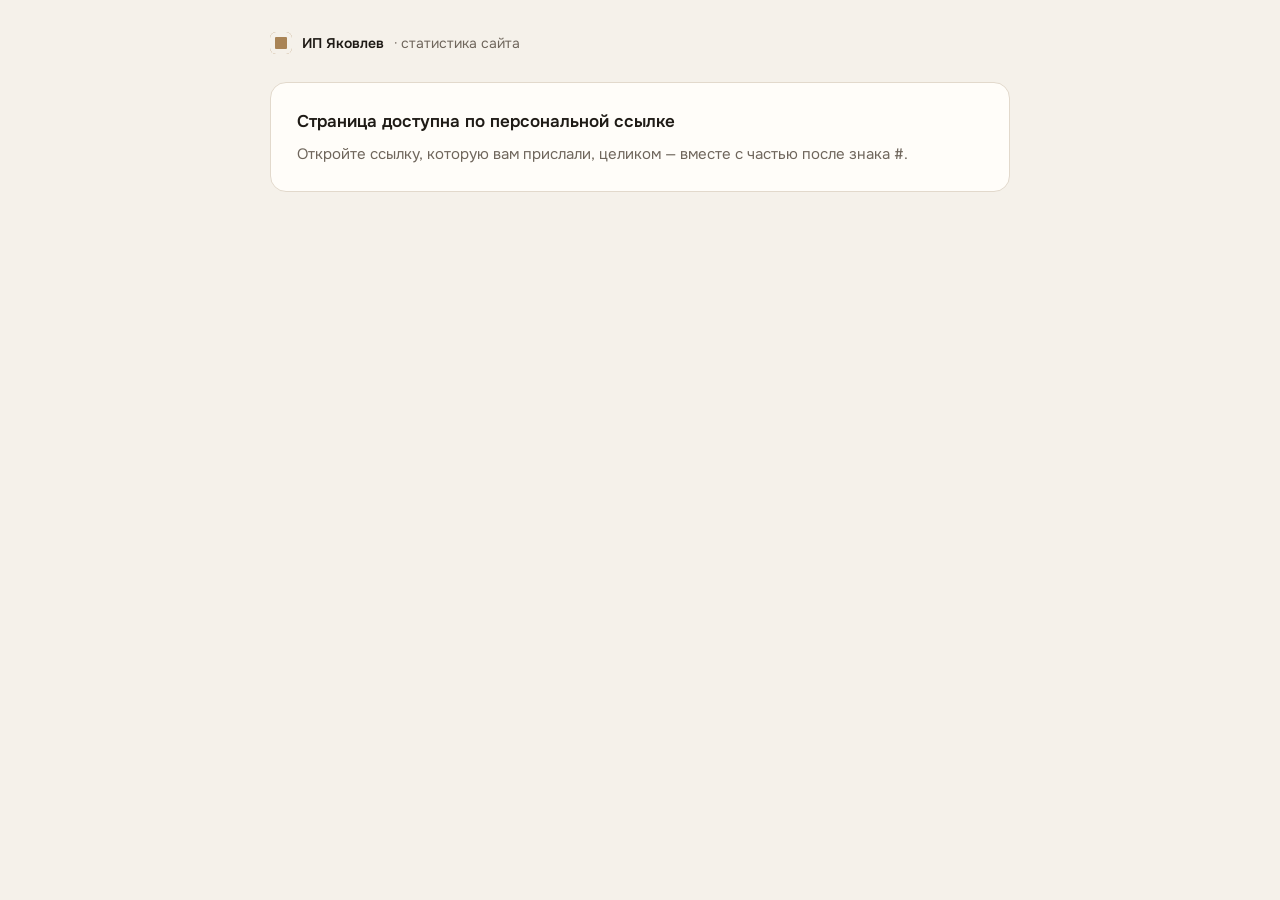
<file: statistika.html>
<!DOCTYPE html>
<html lang="ru">
<head>
  <meta charset="UTF-8">
  <meta name="viewport" content="width=device-width, initial-scale=1">
  <meta name="robots" content="noindex, nofollow">
  <meta name="referrer" content="no-referrer">
  <title>Статистика сайта — ИП Яковлев</title>
  <link rel="icon" href="data:image/svg+xml,%3Csvg xmlns='http://www.w3.org/2000/svg' viewBox='0 0 32 32'%3E%3Crect width='32' height='32' rx='7' fill='%23A98456'/%3E%3Crect x='9' y='9' width='14' height='14' rx='3' fill='%23F5F1EA'/%3E%3C/svg%3E">
  <link rel="preconnect" href="https://fonts.googleapis.com">
  <link rel="preconnect" href="https://fonts.gstatic.com" crossorigin>
  <link href="https://fonts.googleapis.com/css2?family=Onest:wght@400;500;600;700&display=swap" rel="stylesheet">
  <style>
    :root {
      --bg: #f5f1ea;
      --ink: #1f1b16;
      --muted: #6f665c;
      --accent: #a98456;
      --accent-dark: #8c6a3f;
      --line: #e2d9cc;
      --card: #fffdf9;
      --bar: #d9cdb9;
    }

    * { box-sizing: border-box; }

    body {
      margin: 0;
      background: var(--bg);
      color: var(--ink);
      font-family: "Onest", system-ui, -apple-system, "Segoe UI", Roboto, sans-serif;
      -webkit-font-smoothing: antialiased;
    }

    .wrap {
      max-width: 780px;
      margin: 0 auto;
      padding: 32px 20px 56px;
    }

    .head {
      display: flex;
      align-items: center;
      gap: 10px;
      font-size: 14px;
      margin-bottom: 28px;
    }

    .mark {
      width: 22px;
      height: 22px;
      border-radius: 6px;
      background: var(--accent);
      box-shadow: inset 0 0 0 5px var(--bg);
    }

    .brand { font-weight: 600; }
    .muted { color: var(--muted); }

    h1 {
      font-size: 24px;
      line-height: 1.25;
      margin: 0 0 18px;
      font-weight: 600;
    }

    .top {
      display: flex;
      flex-wrap: wrap;
      align-items: flex-start;
      justify-content: space-between;
      gap: 14px;
      margin-bottom: 22px;
    }

    .top h1 { margin: 0; }

    .period {
      display: inline-flex;
      gap: 4px;
      padding: 4px;
      background: #ece4d7;
      border-radius: 999px;
    }

    .period button {
      font: inherit;
      font-size: 14px;
      color: var(--muted);
      background: transparent;
      border: 0;
      border-radius: 999px;
      padding: 7px 14px;
      cursor: pointer;
    }

    .period button:hover { color: var(--ink); }

    .period button.is-active {
      background: var(--card);
      color: var(--ink);
      box-shadow: 0 1px 2px rgba(31, 27, 22, 0.12);
    }

    .cards {
      display: grid;
      grid-template-columns: 1fr 1fr;
      gap: 14px;
      margin-bottom: 14px;
    }

    .card {
      background: var(--card);
      border: 1px solid var(--line);
      border-radius: 16px;
      padding: 20px;
    }

    .card--accent {
      border-color: #d8c3a4;
      background: #fdf7ec;
    }

    .label {
      margin: 0 0 10px;
      font-size: 13px;
      line-height: 1.3;
      text-transform: uppercase;
      letter-spacing: 0.04em;
      color: var(--muted);
    }

    .value {
      margin: 0 0 6px;
      font-size: 56px;
      line-height: 1;
      font-weight: 600;
      font-variant-numeric: tabular-nums;
      letter-spacing: -0.02em;
    }

    .card--accent .value { color: var(--accent-dark); }

    .hint {
      margin: 0;
      font-size: 14px;
      color: var(--muted);
    }

    .panel {
      background: var(--card);
      border: 1px solid var(--line);
      border-radius: 16px;
      padding: 18px 20px 14px;
      margin-top: 14px;
    }

    .panel__head {
      display: flex;
      flex-wrap: wrap;
      align-items: baseline;
      justify-content: space-between;
      gap: 8px;
      margin-bottom: 14px;
    }

    .panel h2 {
      font-size: 16px;
      font-weight: 600;
      margin: 0;
    }

    .legend {
      display: inline-flex;
      align-items: center;
      gap: 6px;
      font-size: 12px;
      color: var(--muted);
    }

    .legend i {
      width: 10px;
      height: 10px;
      border-radius: 3px;
      display: inline-block;
    }

    .legend__v { background: var(--bar); }
    .legend__c { background: var(--accent); margin-left: 8px; }

    .chart {
      display: flex;
      align-items: flex-end;
      gap: 3px;
      height: 150px;
      padding-top: 4px;
      border-bottom: 1px solid var(--line);
    }

    .bar-group {
      flex: 1 1 0;
      height: 100%;
      display: flex;
      align-items: flex-end;
      justify-content: center;
      gap: 2px;
      border-radius: 4px 4px 0 0;
      min-width: 0;
    }

    .bar-group:hover { background: #f6efe3; }

    .bar {
      display: block;
      width: 46%;
      min-height: 2px;
      border-radius: 3px 3px 0 0;
      transition: height 0.25s ease;
    }

    .bar--v { background: var(--bar); }
    .bar--c { background: var(--accent); }

    .chart__axis {
      display: flex;
      justify-content: space-between;
      font-size: 12px;
      color: var(--muted);
      padding-top: 6px;
    }

    .foot {
      display: flex;
      flex-wrap: wrap;
      align-items: center;
      justify-content: space-between;
      gap: 10px;
      margin-top: 18px;
      font-size: 13px;
      color: var(--muted);
    }

    .link {
      font: inherit;
      font-size: 13px;
      color: var(--accent-dark);
      background: none;
      border: 0;
      border-bottom: 1px dashed currentColor;
      padding: 0;
      cursor: pointer;
    }

    .state {
      background: var(--card);
      border: 1px solid var(--line);
      border-radius: 16px;
      padding: 26px;
      font-size: 15px;
      line-height: 1.5;
    }

    .state__title {
      margin: 0 0 8px;
      font-weight: 600;
      font-size: 17px;
    }

    .state__text {
      margin: 0;
      color: var(--muted);
      white-space: pre-line;
    }

    .hidden { display: none !important; }

    @media (max-width: 620px) {
      .cards { grid-template-columns: 1fr; }
      .value { font-size: 46px; }
      h1 { font-size: 21px; }
      .wrap { padding-top: 24px; }
      .chart { height: 120px; }
    }
  </style>
</head>
<body>
  <main class="wrap">
    <header class="head">
      <span class="mark" aria-hidden="true"></span>
      <span class="brand">ИП Яковлев</span>
      <span class="muted">· статистика сайта</span>
    </header>

    <div class="state" id="state">
      <p class="state__title" id="stateTitle">Загрузка…</p>
      <p class="state__text" id="stateText"></p>
    </div>

    <div id="dashboard" class="hidden">
      <div class="top">
        <h1>Сколько людей заходит на сайт</h1>
        <div class="period" id="period">
          <button type="button" data-period="1">Сегодня</button>
          <button type="button" data-period="7" class="is-active">7 дней</button>
          <button type="button" data-period="30">30 дней</button>
        </div>
      </div>

      <div class="cards">
        <article class="card">
          <p class="label">Посетители сайта</p>
          <p class="value" id="vVisitors">—</p>
          <p class="hint">уникальные посетители</p>
        </article>
        <article class="card card--accent">
          <p class="label">Нажали «Написать в Max»</p>
          <p class="value" id="vClicks">—</p>
          <p class="hint" id="vRate">—</p>
        </article>
      </div>

      <section class="panel">
        <div class="panel__head">
          <h2>По дням</h2>
          <span class="legend" id="legend">
            <i class="legend__v"></i>посетители
            <i class="legend__c"></i>клики в Max
          </span>
        </div>
        <div class="chart" id="chart"></div>
        <div class="chart__axis"><span id="chartFrom"></span><span id="chartTo"></span></div>
      </section>

      <footer class="foot">
        <span id="updated">—</span>
        <button type="button" class="link" id="refresh">Обновить</button>
      </footer>
    </div>
  </main>

  <script>
    (function () {
      "use strict";

      var PERIOD = 7;
      var DATA = null;
      var DATA_FILE = "assets/data/stats.json";

      function byId(id) {
        return document.getElementById(id);
      }

      function formatNumber(value) {
        return new Intl.NumberFormat("ru-RU").format(value);
      }

      function formatDay(iso, long) {
        var parts = iso.split("-").map(Number);
        var date = new Date(Date.UTC(parts[0], parts[1] - 1, parts[2]));
        return date.toLocaleDateString(
          "ru-RU",
          long
            ? { day: "numeric", month: "long", timeZone: "UTC" }
            : { day: "2-digit", month: "2-digit", timeZone: "UTC" }
        );
      }

      function readKey() {
        var hash = location.hash.replace(/^#/, "");
        var key = "";

        try {
          key = new URLSearchParams(hash).get("k") || "";
        } catch (error) {
          key = "";
        }

        if (!key) {
          try {
            key = new URLSearchParams(location.search).get("k") || "";
          } catch (error) {
            key = "";
          }
        }

        // Поддерживаем и совсем короткий вид ссылки: /statistika.html#ключ
        if (!key && hash && hash.indexOf("=") === -1) key = hash;

        return key.trim();
      }

      function fromBase64(value) {
        var binary = atob(value);
        var bytes = new Uint8Array(binary.length);
        for (var i = 0; i < binary.length; i++) bytes[i] = binary.charCodeAt(i);
        return bytes;
      }

      async function decrypt(bundle, passphrase) {
        var encoder = new TextEncoder();

        var baseKey = await crypto.subtle.importKey(
          "raw",
          encoder.encode(passphrase),
          "PBKDF2",
          false,
          ["deriveKey"]
        );

        var key = await crypto.subtle.deriveKey(
          {
            name: "PBKDF2",
            salt: fromBase64(bundle.kdf.salt),
            iterations: bundle.kdf.iterations,
            hash: bundle.kdf.hash
          },
          baseKey,
          { name: "AES-GCM", length: 256 },
          false,
          ["decrypt"]
        );

        var plain = await crypto.subtle.decrypt(
          { name: "AES-GCM", iv: fromBase64(bundle.iv) },
          key,
          fromBase64(bundle.data)
        );

        return JSON.parse(new TextDecoder().decode(plain));
      }

      function showState(title, text) {
        byId("dashboard").classList.add("hidden");
        byId("state").classList.remove("hidden");
        byId("stateTitle").textContent = title;
        byId("stateText").textContent = text || "";
      }

      function showDashboard() {
        byId("state").classList.add("hidden");
        byId("dashboard").classList.remove("hidden");
      }

      function sliceDays(count) {
        return DATA.days.slice(Math.max(0, DATA.days.length - count));
      }

      function sum(days, field) {
        return days.reduce(function (total, day) {
          return total + (day[field] || 0);
        }, 0);
      }

      function renderChart(days) {
        var max = 1;
        days.forEach(function (day) {
          if (day.v > max) max = day.v;
          if (DATA.goal && (day.c || 0) > max) max = day.c;
        });

        var html = days
          .map(function (day) {
            var visitorsHeight = Math.round((day.v / max) * 100);
            var clicks = day.c || 0;
            var clicksHeight = DATA.goal ? Math.round((clicks / max) * 100) : 0;
            var title =
              formatDay(day.d, true) +
              ": посетителей " +
              day.v +
              (DATA.goal ? ", кликов " + clicks : "");

            return (
              '<div class="bar-group" title="' + title + '">' +
              '<span class="bar bar--v" style="height:' + visitorsHeight + '%"></span>' +
              (DATA.goal
                ? '<span class="bar bar--c" style="height:' + clicksHeight + '%"></span>'
                : "") +
              "</div>"
            );
          })
          .join("");

        byId("chart").innerHTML = html;
        byId("chartFrom").textContent = formatDay(days[0].d);
        byId("chartTo").textContent = formatDay(days[days.length - 1].d);
        byId("legend").classList.toggle("hidden", !DATA.goal);
      }

      function render() {
        var days = sliceDays(PERIOD);
        var visitors = sum(days, "v");
        var clicks = DATA.goal ? sum(days, "c") : null;

        byId("vVisitors").textContent = formatNumber(visitors);
        byId("vClicks").textContent = clicks === null ? "—" : formatNumber(clicks);

        if (clicks === null) {
          byId("vRate").textContent = "цель max_click не найдена в Метрике";
        } else if (visitors > 0) {
          var rate = Math.round((clicks / visitors) * 1000) / 10;
          byId("vRate").textContent =
            formatNumber(rate) + "% посетителей нажали";
        } else {
          byId("vRate").textContent = "за этот период данных пока нет";
        }

        Array.prototype.forEach.call(
          document.querySelectorAll("#period button"),
          function (button) {
            button.classList.toggle(
              "is-active",
              Number(button.getAttribute("data-period")) === PERIOD
            );
          }
        );

        renderChart(days);

        var updated = new Date(DATA.updated);
        byId("updated").textContent =
          "Данные на " +
          updated.toLocaleString("ru-RU", {
            day: "numeric",
            month: "long",
            hour: "2-digit",
            minute: "2-digit"
          }) +
          " · обновляется автоматически";
      }

      async function load(key) {
        showState("Загрузка…", "Секунду.");

        var response;
        try {
          response = await fetch(DATA_FILE + "?t=" + Date.now(), { cache: "no-store" });
        } catch (error) {
          showState(
            "Не удалось загрузить данные",
            "Похоже, пропала связь с сайтом. Проверьте интернет и обновите страницу."
          );
          return;
        }

        if (!response.ok) {
          showState(
            "Данных пока нет",
            "Статистика ещё ни разу не собиралась. " +
              "Первый сбор запускается автоматически в течение часа после настройки, " +
              "после этого цифры обновляются каждый час."
          );
          return;
        }

        var bundle;
        try {
          bundle = await response.json();
        } catch (error) {
          showState("Данных пока нет", "Файл статистики пуст или повреждён.");
          return;
        }

        var payload;
        try {
          payload = await decrypt(bundle, key);
        } catch (error) {
          showState(
            "Ссылка не подходит",
            "Не удалось расшифровать данные. Скорее всего, ссылка скопирована не целиком — " +
              "важна и часть после знака #."
          );
          return;
        }

        DATA = payload;
        showDashboard();
        render();
      }

      function init() {
        var key = readKey();

        if (!key) {
          showState(
            "Страница доступна по персональной ссылке",
            "Откройте ссылку, которую вам прислали, целиком — вместе с частью после знака #."
          );
          return;
        }

        if (!window.crypto || !window.crypto.subtle) {
          showState(
            "Браузер не поддерживается",
            "Откройте ссылку в современном браузере: Chrome, Safari, Firefox, Яндекс Браузер или Edge."
          );
          return;
        }

        byId("period").addEventListener("click", function (event) {
          var button = event.target.closest("button[data-period]");
          if (!button) return;
          PERIOD = Number(button.getAttribute("data-period")) || 7;
          if (DATA) render();
        });

        byId("refresh").addEventListener("click", function () {
          load(key);
        });

        load(key);
      }

      init();
    })();
  </script>
</body>
</html>
</file>
<file: assets/css/style.css>
/* =========================================================
   ИП Яковлев — отделочные работы
   Стиль: «Тёплая отделка»
   ========================================================= */

:root {
  --bg: #f5f1ea;
  --surface: #ffffff;
  --ink: #1c1b1a;
  --muted: #6e675e;
  --line: #e4ddd1;
  --line-dark: #2c2925;
  --brass: #a98456;
  --brass-dark: #8a6a3f;
  --dark: #141312;
  --dark-2: #1d1b19;
  --radius: 16px;
  --radius-sm: 10px;
  --shadow: 0 18px 50px -24px rgba(28, 27, 26, 0.25);
  --container: 1200px;
  --header-h: 76px;
  --font: "Onest", "Segoe UI", system-ui, -apple-system, sans-serif;
}

* { box-sizing: border-box; }

html {
  scroll-behavior: smooth;
  -webkit-text-size-adjust: 100%;
}

body {
  margin: 0;
  font-family: var(--font);
  font-size: 17px;
  line-height: 1.65;
  color: var(--ink);
  background: var(--bg);
  -webkit-font-smoothing: antialiased;
  text-rendering: optimizeLegibility;
}

img { max-width: 100%; height: auto; display: block; }

a { color: inherit; text-decoration: none; }

h1, h2, h3, h4 {
  margin: 0 0 0.5em;
  line-height: 1.12;
  font-weight: 600;
  letter-spacing: -0.02em;
}

h1 { font-size: clamp(2.1rem, 4.6vw, 3.7rem); }
h2 { font-size: clamp(1.7rem, 3.2vw, 2.5rem); }
h3 { font-size: clamp(1.15rem, 1.8vw, 1.45rem); }

p { margin: 0 0 1rem; }

.container {
  width: 100%;
  max-width: var(--container);
  margin: 0 auto;
  padding: 0 24px;
}

.section {
  padding: clamp(56px, 8vw, 104px) 0;
}

section[id] { scroll-margin-top: calc(var(--header-h) + 16px); }

.section--tight { padding: clamp(40px, 6vw, 72px) 0; }

.section--dark {
  background: var(--dark);
  color: #f3efe8;
}

.section--line { border-top: 1px solid var(--line); }

/* ---------- Кнопки ---------- */
.btn {
  display: inline-flex;
  align-items: center;
  justify-content: center;
  gap: 10px;
  padding: 14px 26px;
  border: 1px solid transparent;
  border-radius: 999px;
  font: inherit;
  font-weight: 600;
  font-size: 1rem;
  line-height: 1;
  cursor: pointer;
  transition: transform 0.2s ease, background 0.2s ease, color 0.2s ease,
    border-color 0.2s ease, box-shadow 0.2s ease;
  white-space: nowrap;
}

.btn:active { transform: translateY(1px); }

.btn svg { flex: none; }

.btn--primary {
  background: var(--ink);
  color: #f7f3ec;
}

.btn--primary:hover {
  background: var(--brass-dark);
  transform: translateY(-2px);
  box-shadow: 0 14px 28px -14px rgba(138, 106, 63, 0.7);
}

.btn--ghost {
  background: transparent;
  color: var(--ink);
  border-color: var(--line);
}

.btn--ghost:hover {
  border-color: var(--ink);
  transform: translateY(-2px);
}

.btn--light {
  background: #f7f3ec;
  color: var(--ink);
}

.btn--light:hover {
  background: var(--brass);
  color: #fff;
  transform: translateY(-2px);
}

.btn--outline-light {
  background: transparent;
  color: #f7f3ec;
  border-color: rgba(247, 243, 236, 0.35);
}

.btn--outline-light:hover {
  border-color: #f7f3ec;
  transform: translateY(-2px);
}

/* ---------- Шапка ---------- */
.header {
  position: sticky;
  top: 0;
  z-index: 50;
  background: var(--dark);
  border-bottom: 1px solid transparent;
  transition: border-color 0.25s ease, box-shadow 0.25s ease;
}

.header.is-scrolled {
  border-bottom-color: var(--line-dark);
  box-shadow: 0 8px 30px -22px rgba(0, 0, 0, 0.6);
}

.header .logo { color: #f7f3ec; }

.header__inner {
  display: flex;
  align-items: center;
  gap: 28px;
  height: var(--header-h);
}

.logo {
  display: inline-flex;
  align-items: center;
  gap: 10px;
  font-weight: 700;
  font-size: 1.15rem;
  letter-spacing: -0.01em;
  margin-right: auto;
}

.logo__mark {
  width: 12px;
  height: 12px;
  border-radius: 3px;
  background: var(--brass);
  flex: none;
}

.nav {
  display: flex;
  align-items: center;
  gap: 22px;
}

.nav a {
  position: relative;
  font-weight: 500;
  font-size: 0.95rem;
  color: rgba(243, 239, 232, 0.68);
  transition: color 0.2s ease;
  padding: 6px 0;
}

.nav a::after {
  content: "";
  position: absolute;
  left: 0;
  bottom: 0;
  width: 100%;
  height: 2px;
  background: var(--brass);
  transform: scaleX(0);
  transform-origin: left;
  transition: transform 0.25s ease;
}

.nav a:hover { color: #f7f3ec; }
.nav a:hover::after { transform: scaleX(1); }

.nav a[aria-current="page"] { color: #f7f3ec; }
.nav a[aria-current="page"]::after { transform: scaleX(1); }

.header__phone {
  padding: 11px 20px;
  font-size: 0.95rem;
  background: #f7f3ec;
  color: var(--ink);
}

.header__phone:hover {
  background: var(--brass);
  color: #151311;
  box-shadow: 0 14px 28px -14px rgba(0, 0, 0, 0.7);
}

.burger {
  display: none;
  width: 46px;
  height: 46px;
  border: 1px solid var(--line-dark);
  border-radius: 12px;
  background: transparent;
  cursor: pointer;
  position: relative;
  flex: none;
}

.burger span,
.burger span::before,
.burger span::after {
  position: absolute;
  left: 12px;
  right: 12px;
  height: 2px;
  background: #f7f3ec;
  transition: transform 0.25s ease, opacity 0.2s ease;
  content: "";
}

.burger span { top: 50%; margin-top: -1px; }
.burger span::before { top: -7px; }
.burger span::after { top: 7px; }

.burger span::before,
.burger span::after {
  left: 0;
  right: 0;
}

.burger.is-open span { background: transparent; }
.burger.is-open span::before { transform: translateY(7px) rotate(45deg); }
.burger.is-open span::after { transform: translateY(-7px) rotate(-45deg); }

.mobile-menu {
  position: fixed;
  inset: var(--header-h) 0 0 0;
  background: var(--bg);
  z-index: 40;
  padding: 28px 24px 40px;
  display: flex;
  flex-direction: column;
  gap: 8px;
  transform: translateY(-8px);
  opacity: 0;
  visibility: hidden;
  transition: opacity 0.25s ease, transform 0.25s ease, visibility 0.25s;
  overflow-y: auto;
}

.mobile-menu.is-open {
  opacity: 1;
  transform: none;
  visibility: visible;
}

.mobile-menu a {
  font-size: 1.5rem;
  font-weight: 600;
  padding: 14px 0;
  border-bottom: 1px solid var(--line);
}

.mobile-menu .btn { margin-top: 22px; justify-content: center; }

/* ---------- Hero ---------- */
.hero {
  position: relative;
  padding: clamp(48px, 7vw, 96px) 0 clamp(40px, 6vw, 80px);
  overflow: hidden;
}

.hero::before {
  content: "";
  position: absolute;
  top: -160px;
  right: -160px;
  width: 520px;
  height: 520px;
  border-radius: 50%;
  background: radial-gradient(circle, rgba(169, 132, 86, 0.16), transparent 65%);
  pointer-events: none;
}

.hero__grid {
  display: grid;
  grid-template-columns: 1.05fr 0.95fr;
  gap: clamp(32px, 5vw, 72px);
  align-items: center;
  position: relative;
}

.kicker {
  display: inline-flex;
  align-items: center;
  gap: 10px;
  font-size: 0.86rem;
  font-weight: 600;
  letter-spacing: 0.12em;
  text-transform: uppercase;
  color: var(--brass-dark);
  margin-bottom: 20px;
}

.kicker::before {
  content: "";
  width: 34px;
  height: 1px;
  background: var(--brass);
}

.hero h1 { max-width: 15ch; }

.hero__lead {
  font-size: clamp(1.05rem, 1.5vw, 1.2rem);
  color: var(--muted);
  max-width: 52ch;
  margin-bottom: 30px;
}

.hero__actions {
  display: flex;
  flex-wrap: wrap;
  gap: 14px;
  align-items: center;
}

.hero__media {
  position: relative;
}

.hero__media img {
  width: 100%;
  aspect-ratio: 4 / 3.1;
  object-fit: cover;
  border-radius: var(--radius);
  box-shadow: var(--shadow);
}

.hero__badge {
  position: absolute;
  left: -18px;
  bottom: 26px;
  background: var(--dark);
  color: #f5f1ea;
  border-radius: 12px;
  padding: 14px 18px;
  box-shadow: var(--shadow);
}

.hero__badge strong {
  display: block;
  font-size: 1.35rem;
  line-height: 1.1;
  color: #fff;
}

.hero__badge span {
  font-size: 0.82rem;
  color: rgba(245, 241, 234, 0.72);
}

/* ---------- Заголовок секции ---------- */
.section-head {
  display: flex;
  align-items: flex-end;
  gap: 22px;
  margin-bottom: clamp(28px, 4vw, 48px);
}

.section-head h2 { margin: 0; }

.section-head p {
  margin: 8px 0 0;
  color: var(--muted);
  max-width: 62ch;
}

.section--dark .section-head p { color: rgba(243, 239, 232, 0.7); }

.section-head--row {
  flex-wrap: wrap;
  justify-content: space-between;
}

.link-more {
  display: inline-flex;
  align-items: center;
  gap: 8px;
  font-weight: 600;
  color: var(--ink);
  border-bottom: 1px solid var(--brass);
  padding-bottom: 3px;
  transition: color 0.2s ease, gap 0.2s ease;
}

.link-more:hover { color: var(--brass-dark); gap: 12px; }

/* ---------- О компании ---------- */
.about__grid {
  display: grid;
  grid-template-columns: 1.05fr 0.95fr;
  gap: clamp(32px, 5vw, 72px);
  align-items: center;
}

.about__text p { color: var(--muted); }

.about__text p strong { color: var(--ink); }

.about__slides {
  position: relative;
  aspect-ratio: 4 / 3;
  border-radius: var(--radius);
  overflow: hidden;
  box-shadow: var(--shadow);
}

.about__slides img {
  position: absolute;
  inset: 0;
  width: 100%;
  height: 100%;
  object-fit: cover;
  opacity: 0;
  transition: opacity 0.8s ease;
}

.about__slides img.is-active { opacity: 1; }

/* ---------- Услуги ---------- */
.services-grid {
  display: grid;
  grid-template-columns: repeat(auto-fit, minmax(210px, 1fr));
  gap: 20px;
}

.service-card {
  background: var(--surface);
  border: 1px solid var(--line);
  border-radius: var(--radius);
  padding: 28px 24px;
  display: flex;
  flex-direction: column;
  gap: 14px;
  transition: transform 0.25s ease, box-shadow 0.25s ease, border-color 0.25s ease;
}

.service-card:hover {
  transform: translateY(-6px);
  box-shadow: var(--shadow);
  border-color: #d5ccbd;
}

.service-card__icon {
  width: 52px;
  height: 52px;
  border-radius: 14px;
  background: rgba(169, 132, 86, 0.12);
  display: grid;
  place-items: center;
  color: var(--brass-dark);
  flex: none;
}

.service-card h3 { margin: 0; }

.service-card p {
  margin: 0;
  color: var(--muted);
  font-size: 0.95rem;
}

.service-card__num {
  font-size: 0.82rem;
  font-weight: 700;
  letter-spacing: 0.1em;
  color: var(--brass-dark);
}

/* ---------- Цифры ---------- */
.stats {
  display: grid;
  grid-template-columns: repeat(4, 1fr);
  gap: 1px;
  background: var(--line-dark);
  border-radius: var(--radius);
  overflow: hidden;
}

.stat {
  background: var(--dark-2);
  padding: clamp(26px, 3.5vw, 44px) clamp(20px, 3vw, 40px);
}

.stat__num {
  font-size: clamp(2rem, 4vw, 3.2rem);
  font-weight: 700;
  line-height: 1;
  letter-spacing: -0.03em;
  color: #f7f3ec;
  font-variant-numeric: tabular-nums;
}

.stat__num span { color: var(--brass); }

.stat__label {
  margin-top: 10px;
  font-size: 0.92rem;
  color: rgba(243, 239, 232, 0.66);
}

/* ---------- Портфолио-превью ---------- */
.preview-grid {
  display: grid;
  grid-template-columns: 1fr 1fr;
  gap: 24px;
}

.preview-card {
  position: relative;
  border-radius: var(--radius);
  overflow: hidden;
  display: block;
  min-height: 340px;
  box-shadow: var(--shadow);
}

.preview-card img {
  position: absolute;
  inset: 0;
  width: 100%;
  height: 100%;
  object-fit: cover;
  transition: transform 0.6s ease;
}

.preview-card::after {
  content: "";
  position: absolute;
  inset: 0;
  background: linear-gradient(180deg, rgba(20, 19, 18, 0) 35%, rgba(20, 19, 18, 0.78));
}

.preview-card:hover img { transform: scale(1.05); }

.preview-card__body {
  position: absolute;
  left: 0;
  right: 0;
  bottom: 0;
  padding: 28px;
  color: #f7f3ec;
  z-index: 2;
}

.preview-card__body h3 { margin: 0 0 6px; color: #fff; }

.preview-card__body p {
  margin: 0;
  font-size: 0.92rem;
  color: rgba(247, 243, 236, 0.75);
}

.preview-card__tag {
  display: inline-block;
  font-size: 0.76rem;
  font-weight: 700;
  letter-spacing: 0.1em;
  text-transform: uppercase;
  color: var(--brass);
  margin-bottom: 10px;
}

/* ---------- Заказчики ---------- */
.customers {
  display: flex;
  flex-wrap: wrap;
  gap: 14px 30px;
  align-items: center;
}

.customers__label {
  width: 100%;
  font-size: 0.86rem;
  font-weight: 700;
  letter-spacing: 0.12em;
  text-transform: uppercase;
  color: var(--muted);
  margin-bottom: 6px;
}

.customers__item {
  font-weight: 600;
  font-size: clamp(1rem, 1.6vw, 1.2rem);
  color: var(--ink);
  opacity: 0.82;
  transition: opacity 0.2s ease, color 0.2s ease;
}

.customers__item:hover { opacity: 1; color: var(--brass-dark); }

.customers__sep {
  color: var(--brass);
  font-weight: 400;
  opacity: 0.6;
}

/* ---------- CTA ---------- */
.cta {
  text-align: center;
  max-width: 720px;
  margin: 0 auto;
}

.cta h2 { margin-bottom: 14px; }

.cta p { color: rgba(243, 239, 232, 0.7); margin-bottom: 28px; }

.cta .btn { font-size: 1.05rem; padding: 17px 34px; }

/* ---------- Футер ---------- */
.footer {
  background: var(--dark);
  color: rgba(243, 239, 232, 0.75);
  padding: clamp(40px, 6vw, 64px) 0 28px;
}

.footer__grid {
  display: grid;
  grid-template-columns: 1.4fr 1fr 1fr;
  gap: 32px;
  padding-bottom: 32px;
  border-bottom: 1px solid var(--line-dark);
}

.footer .logo { color: #f7f3ec; margin: 0 0 14px; }

.footer__desc { font-size: 0.95rem; max-width: 34ch; }

.footer h4 {
  color: #f7f3ec;
  font-size: 0.9rem;
  letter-spacing: 0.1em;
  text-transform: uppercase;
  margin-bottom: 16px;
}

.footer ul {
  list-style: none;
  margin: 0;
  padding: 0;
  display: grid;
  gap: 10px;
  font-size: 0.95rem;
}

.footer a { transition: color 0.2s ease; }
.footer a:hover { color: #fff; }

.footer__bottom {
  display: flex;
  flex-wrap: wrap;
  gap: 12px 28px;
  justify-content: space-between;
  padding-top: 22px;
  font-size: 0.85rem;
  color: rgba(243, 239, 232, 0.5);
}

.footer__req { font-variant-numeric: tabular-nums; }

/* ---------- Внутренняя страница: шапка ---------- */
.page-head {
  padding: clamp(48px, 7vw, 88px) 0 clamp(28px, 4vw, 48px);
}

.page-head h1 { max-width: 20ch; }

.page-head p {
  color: var(--muted);
  max-width: 64ch;
  font-size: 1.05rem;
}

/* ---------- Услуги: детальные блоки ---------- */
.service-row {
  display: grid;
  grid-template-columns: 1fr 1fr;
  gap: clamp(28px, 4vw, 56px);
  align-items: center;
  padding: clamp(30px, 4vw, 52px) 0;
  border-top: 1px solid var(--line);
}

.service-row:last-of-type { border-bottom: 1px solid var(--line); }

.service-row--text {
  grid-template-columns: 1fr;
  padding-block: clamp(22px, 3vw, 34px);
}

.service-row--text .service-row__body { max-width: 720px; }

.service-row:nth-child(even) .service-row__media { order: 2; }

.service-row__media img {
  border-radius: var(--radius);
  aspect-ratio: 4 / 3;
  object-fit: cover;
  width: 100%;
}

.service-row__body h3 { margin-bottom: 12px; }

.service-row__body p { color: var(--muted); }

.service-list {
  list-style: none;
  margin: 18px 0 0;
  padding: 0;
  display: grid;
  gap: 10px;
}

.service-list li {
  position: relative;
  padding-left: 26px;
  color: var(--ink);
  font-size: 0.98rem;
}

.service-list li::before {
  content: "";
  position: absolute;
  left: 0;
  top: 0.62em;
  width: 14px;
  height: 2px;
  background: var(--brass);
}

/* ---------- Как мы работаем ---------- */
.process {
  list-style: none;
  margin: 0;
  padding: 0;
  max-width: 920px;
}

.process__step {
  position: relative;
  display: grid;
  grid-template-columns: 64px 1fr;
  gap: clamp(18px, 3vw, 32px);
  padding-bottom: clamp(28px, 4vw, 44px);
}

.process__step::before {
  content: "";
  position: absolute;
  left: 31px;
  top: 64px;
  bottom: 0;
  width: 1px;
  background: var(--line);
}

.process__step:last-child { padding-bottom: 0; }

.process__step:last-child::before { display: none; }

.process__num {
  width: 64px;
  height: 64px;
  display: grid;
  place-items: center;
  border: 1px solid var(--brass);
  border-radius: 50%;
  background: var(--bg);
  color: var(--brass-dark);
  font-size: 0.95rem;
  font-weight: 700;
  font-variant-numeric: tabular-nums;
  position: relative;
  z-index: 1;
}

.process__body h3 { margin: 12px 0 10px; }

.process__body p { color: var(--muted); margin: 0; }

.process__body .service-list { margin-top: 14px; }

/* ---------- Гарантия ---------- */
.warranty {
  display: grid;
  grid-template-columns: 0.95fr 1.05fr;
  gap: clamp(32px, 5vw, 72px);
  align-items: start;
}

.warranty__text h2 { margin: 0 0 14px; }

.warranty__text p { color: var(--muted); }

.warranty__note {
  margin: 24px 0 0;
  padding: 14px 18px;
  border-left: 2px solid var(--brass);
  background: rgba(169, 132, 86, 0.09);
  color: var(--ink);
  font-weight: 600;
}

.warranty__list {
  list-style: none;
  margin: 0;
  padding: clamp(24px, 3vw, 36px);
  display: grid;
  gap: 22px;
  background: var(--surface);
  border: 1px solid var(--line);
  border-radius: var(--radius);
  box-shadow: var(--shadow);
}

.warranty__list li {
  position: relative;
  padding-left: 38px;
}

.warranty__list li strong {
  display: block;
  margin-bottom: 4px;
  font-weight: 600;
  color: var(--ink);
}

.warranty__list li span {
  color: var(--muted);
  font-size: 0.96rem;
}

.warranty__list li::before {
  content: "";
  position: absolute;
  left: 0;
  top: 2px;
  width: 22px;
  height: 22px;
  border: 1px solid var(--brass);
  border-radius: 50%;
  background: rgba(169, 132, 86, 0.08);
}

.warranty__list li::after {
  content: "";
  position: absolute;
  left: 6px;
  top: 8px;
  width: 9px;
  height: 5px;
  border-left: 2px solid var(--brass-dark);
  border-bottom: 2px solid var(--brass-dark);
  transform: rotate(-45deg);
}

/* ---------- Портфолио ---------- */
.filter {
  display: flex;
  flex-wrap: wrap;
  gap: 10px;
  margin-bottom: clamp(26px, 4vw, 40px);
}

.filter button {
  font: inherit;
  font-weight: 600;
  font-size: 0.95rem;
  padding: 10px 20px;
  border-radius: 999px;
  border: 1px solid var(--line);
  background: transparent;
  color: var(--muted);
  cursor: pointer;
  transition: all 0.2s ease;
}

.filter button:hover { border-color: var(--ink); color: var(--ink); }

.filter button.is-active {
  background: var(--ink);
  border-color: var(--ink);
  color: #f7f3ec;
}

.gallery {
  columns: 3;
  column-gap: 20px;
}

.gallery__item {
  break-inside: avoid;
  margin: 0 0 20px;
  border-radius: var(--radius);
  overflow: hidden;
  position: relative;
  cursor: zoom-in;
  background: var(--surface);
  border: 1px solid var(--line);
}

.gallery__item img {
  width: 100%;
  transition: transform 0.5s ease;
}

.gallery__item:hover img { transform: scale(1.04); }

.gallery__caption {
  position: absolute;
  left: 0;
  right: 0;
  bottom: 0;
  padding: 26px 18px 14px;
  background: linear-gradient(180deg, transparent, rgba(20, 19, 18, 0.8));
  color: #f7f3ec;
  font-size: 0.9rem;
  font-weight: 500;
  opacity: 0;
  transform: translateY(8px);
  transition: opacity 0.25s ease, transform 0.25s ease;
}

.gallery__item:hover .gallery__caption,
.gallery__item:focus-visible .gallery__caption {
  opacity: 1;
  transform: none;
}

.gallery__item.is-hidden { display: none; }

/* ---------- Лайтбокс ---------- */
.lightbox {
  position: fixed;
  inset: 0;
  z-index: 100;
  background: rgba(15, 14, 13, 0.94);
  display: grid;
  place-items: center;
  padding: 24px;
  opacity: 0;
  visibility: hidden;
  transition: opacity 0.25s ease, visibility 0.25s;
}

.lightbox.is-open { opacity: 1; visibility: visible; }

.lightbox img {
  max-width: min(1200px, 94vw);
  max-height: 88vh;
  border-radius: 12px;
  box-shadow: 0 30px 80px rgba(0, 0, 0, 0.5);
}

.lightbox__close {
  position: absolute;
  top: 22px;
  right: 22px;
  width: 48px;
  height: 48px;
  border-radius: 50%;
  border: 1px solid rgba(247, 243, 236, 0.35);
  background: transparent;
  color: #f7f3ec;
  font-size: 1.6rem;
  line-height: 1;
  cursor: pointer;
  transition: background 0.2s ease, border-color 0.2s ease;
}

.lightbox__close:hover { background: rgba(247, 243, 236, 0.12); border-color: #f7f3ec; }

.lightbox__hint {
  position: absolute;
  bottom: 22px;
  left: 0;
  right: 0;
  text-align: center;
  color: rgba(247, 243, 236, 0.55);
  font-size: 0.85rem;
}

/* ---------- Контакты ---------- */
.contact-card {
  background: var(--surface);
  border: 1px solid var(--line);
  border-radius: var(--radius);
  padding: clamp(28px, 4vw, 48px);
  max-width: 720px;
  margin: 0 auto;
}

.contact-card .service-card__num {
  display: block;
  margin-bottom: 8px;
}

.contact-card__lead {
  color: var(--muted);
  margin: 6px 0 22px;
  max-width: 46ch;
}

.contact-card__actions {
  display: flex;
  flex-wrap: wrap;
  align-items: center;
  gap: 14px 22px;
}

.contact-card__email {
  display: inline-flex;
  align-items: center;
  gap: 8px;
  font-weight: 500;
  color: var(--ink);
  text-decoration: none;
  border-bottom: 1px solid transparent;
  transition: color 0.2s ease, border-color 0.2s ease;
}

.contact-card__email:hover {
  color: var(--brass);
  border-bottom-color: var(--brass);
}

.contact-card__email svg { color: var(--brass); }

/* ---------- Реквизиты ---------- */
.req-layout {
  display: grid;
  grid-template-columns: minmax(0, 1.55fr) minmax(280px, 0.85fr);
  gap: clamp(20px, 3vw, 32px);
  align-items: start;
}

.req-table {
  background: var(--surface);
  border: 1px solid var(--line);
  border-radius: var(--radius);
  overflow: hidden;
}

.req-table dl { margin: 0; }

.req-table__row {
  display: grid;
  grid-template-columns: 240px minmax(0, 1fr);
  gap: 8px 24px;
  padding: 16px clamp(18px, 2.4vw, 26px);
  border-top: 1px solid var(--line);
}

.req-table__row:first-child { border-top: 0; }

.req-table dt {
  color: var(--muted);
  font-size: 0.92rem;
}

.req-table dd {
  margin: 0;
  font-weight: 500;
  overflow-wrap: anywhere;
}

.req-table dd a {
  border-bottom: 1px solid var(--line);
  transition: color 0.2s ease, border-color 0.2s ease;
}

.req-table dd a:hover {
  color: var(--brass-dark);
  border-bottom-color: var(--brass);
}

.req-doc {
  position: sticky;
  top: calc(var(--header-h) + 20px);
  background: var(--surface);
  border: 1px solid var(--line);
  border-radius: var(--radius);
  padding: clamp(22px, 3vw, 30px);
}

.req-doc h2 {
  font-size: clamp(1.25rem, 2vw, 1.5rem);
  margin-bottom: 10px;
}

.req-doc p {
  color: var(--muted);
  font-size: 0.95rem;
}

.req-doc__actions {
  display: grid;
  gap: 10px;
  margin-top: 20px;
}

.req-doc__actions .btn { width: 100%; }

.req-doc__meta {
  margin: 14px 0 0 !important;
  font-size: 0.82rem !important;
}

.req-copy {
  width: 100%;
  margin-top: 18px;
}

.req-copy.is-copied {
  border-color: var(--brass);
  color: var(--brass-dark);
}

.req-note {
  display: flex;
  flex-wrap: wrap;
  align-items: center;
  justify-content: space-between;
  gap: 22px 32px;
  background: var(--surface);
  border: 1px solid var(--line);
  border-radius: var(--radius);
  padding: clamp(24px, 4vw, 40px);
}

.req-note h2 { margin-bottom: 10px; }

.req-note p {
  color: var(--muted);
  max-width: 56ch;
  margin-bottom: 0;
}

.req-note__actions {
  display: flex;
  flex-wrap: wrap;
  align-items: center;
  gap: 14px 22px;
}


.req {
  margin-top: 28px;
  padding-top: 24px;
  border-top: 1px solid var(--line);
  display: grid;
  gap: 8px;
  font-size: 0.95rem;
  color: var(--muted);
}

.req strong { color: var(--ink); font-weight: 600; }

/* ---------- Анимация появления ---------- */
.reveal {
  opacity: 0;
  transform: translateY(26px);
  transition: opacity 0.7s ease, transform 0.7s ease;
}

.reveal.is-visible {
  opacity: 1;
  transform: none;
}

@media (prefers-reduced-motion: reduce) {
  html { scroll-behavior: auto; }
  *, *::before, *::after {
    animation-duration: 0.01ms !important;
    transition-duration: 0.01ms !important;
  }
  .reveal { opacity: 1; transform: none; }
}

/* ---------- Фокус с клавиатуры ---------- */
:focus-visible {
  outline: 2px solid var(--brass);
  outline-offset: 3px;
  border-radius: 4px;
}

/* ---------- Адаптив ---------- */
@media (max-width: 1024px) {
  .nav { display: none; }
  .header__phone { display: none; }
  .burger { display: block; }
  .services-grid { grid-template-columns: repeat(2, 1fr); }
  .stats { grid-template-columns: repeat(2, 1fr); }
  .gallery { columns: 2; }
  .footer__grid { grid-template-columns: 1fr 1fr; }
}

@media (max-width: 860px) {
  .warranty { grid-template-columns: 1fr; }
  .hero__grid,
  .about__grid,
  .service-row,
  .preview-grid { grid-template-columns: 1fr; }
  .service-row:nth-child(even) .service-row__media { order: 0; }
  .hero__badge { left: 16px; }
  .req-layout { grid-template-columns: 1fr; }
  .req-doc { position: static; }
}

@media (max-width: 640px) {
  body { font-size: 16px; }
  .container { padding: 0 18px; }
  .services-grid { grid-template-columns: 1fr; }
  .stats { grid-template-columns: 1fr; }
  .gallery { columns: 1; }
  .footer__grid { grid-template-columns: 1fr; }
  .section-head { flex-direction: column; align-items: flex-start; gap: 8px; }
  .hero__actions .btn { width: 100%; }
  .process__step { grid-template-columns: 44px 1fr; gap: 16px; }
  .process__num { width: 44px; height: 44px; font-size: 0.85rem; }
  .process__step::before { left: 21px; top: 44px; }
  .process__body h3 { margin-top: 6px; }
  .req-table__row { grid-template-columns: 1fr; gap: 4px; }
  .req-note__actions { width: 100%; }
  .req-note__actions .btn { width: 100%; }
}

/* ---------- Печать карточки предприятия ---------- */
@media print {
  .header,
  .mobile-menu,
  .footer,
  .req-doc,
  .req-help,
  .page-head p,
  .page-head .kicker { display: none !important; }

  .reveal { opacity: 1 !important; transform: none !important; }
  .container { max-width: none; padding: 0; }
  .section--tight { padding: 0; }
  .page-head { padding: 0 0 18px; }
  .page-head p { color: #444; }
  .req-layout { display: block; }
  .req-table { border-color: #ccc; }
  body { background: #fff; color: #000; }
  a { color: inherit; text-decoration: none; }
}
</file>
